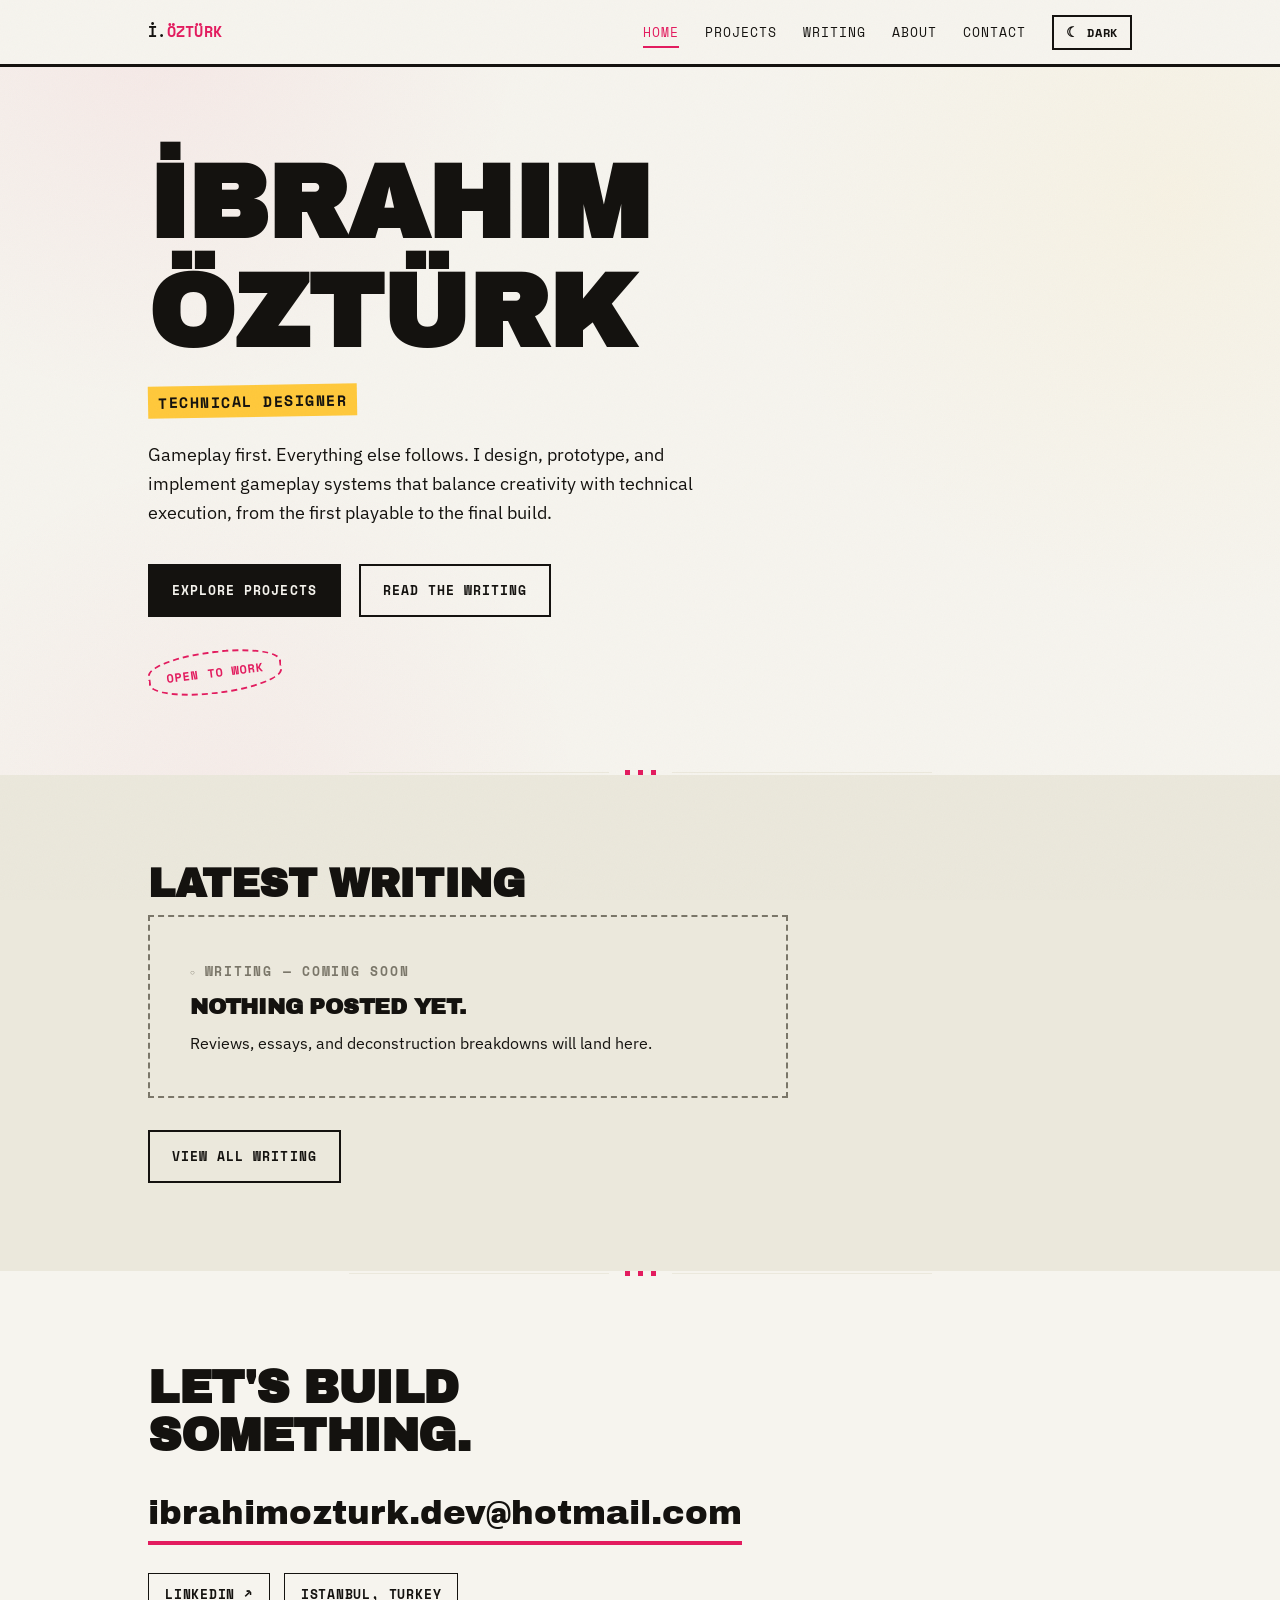
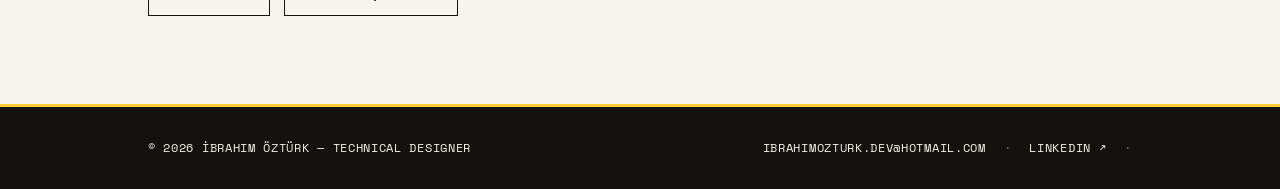
<file: index.html>
<!DOCTYPE html>
<html lang="en">
<head>
<meta charset="UTF-8">
<script>(function(){try{var t=localStorage.getItem("ozturk-portfolio-theme");if(t!=="dark"&&t!=="light"){t=(window.matchMedia&&window.matchMedia("(prefers-color-scheme: dark)").matches)?"dark":"light";}document.documentElement.setAttribute("data-theme",t);}catch(e){document.documentElement.setAttribute("data-theme","light");}})();</script>
<script src="writings-data.js"></script>
<meta name="viewport" content="width=device-width, initial-scale=1.0">
<title>İbrahim Öztürk — Home</title>
<meta name="description" content="Portfolio and CV of İbrahim Öztürk, Game Designer &amp; Director. Seven years across indie, international, and AAA-scale productions.">
<meta property="og:title" content="İbrahim Öztürk — Game Designer &amp; Director">
<meta property="og:description" content="Portfolio, CV, and writing — game design, development, and direction.">

<link rel="preconnect" href="https://fonts.googleapis.com">
<link rel="preconnect" href="https://fonts.gstatic.com" crossorigin>
<link href="https://fonts.googleapis.com/css2?family=Archivo+Black&family=IBM+Plex+Sans:wght@400;500;600;700&family=Space+Mono:wght@400;700&display=swap" rel="stylesheet">
<link rel="stylesheet" href="styles.css">
</head>
<body>
<a href="#main" class="skip-link">Skip to content</a>

<header class="nav">
  <div class="container">
    <a href="index.html" class="brand">İ.<span>ÖZTÜRK</span></a>
    <div class="nav-right">
      <ul>
        <li><a class="navlink active" href="index.html" aria-current="page">Home</a></li>
        <li><a class="navlink" href="projects.html">Projects</a></li>
        <li><a class="navlink" href="writing.html">Writing</a></li>
        <li><a class="navlink" href="about.html">About</a></li>
        <li><a class="navlink" href="contact.html">Contact</a></li>
      </ul>
      <button id="theme-toggle" class="theme-toggle" type="button" aria-pressed="false" aria-label="Toggle dark mode">
        <span class="theme-toggle-icon" aria-hidden="true">☾</span><span class="theme-toggle-label">Dark</span>
      </button>
    </div>
  </div>
</header>

<main id="main">

  <section class="hero" id="top">
    <div class="container">
      <h1>İbrahim<br>Öztürk</h1>
      <span class="subtitle">Technical Designer</span>
      <p class="bio">Gameplay first. Everything else follows.

I design, prototype, and implement gameplay systems that balance creativity with technical execution, from the first playable to the final build.</p>
      <div class="cta-row">
        <a href="projects.html" class="btn primary">Explore projects</a>
        <a href="writing.html" class="btn">Read the writing</a>
      </div>
      <div class="stamp">Open to work</div>
    </div>
  </section>

  <div class="section-break" aria-hidden="true"><span class="rule"></span><span class="marks"><i></i><i></i><i></i></span><span class="rule"></span></div>

  <section class="writing-preview section-alt">
    <div class="container">
      <h2 style="font-size:clamp(28px,4.5vw,40px); margin-bottom:10px;">Latest Writing</h2>
      <div id="writing-preview"></div>
      <div style="margin-top:32px;">
        <a href="writing.html" class="btn">View all writing</a>
      </div>
    </div>
  </section>

  <div class="section-break" aria-hidden="true"><span class="rule"></span><span class="marks"><i></i><i></i><i></i></span><span class="rule"></span></div>

  <section class="contact" id="contact">
    <div class="container">
      <h2>Let's build<br>something.</h2>
      <a class="contact-email" href="mailto:ibrahimozturk.dev@hotmail.com">ibrahimozturk.dev@hotmail.com</a>
      <div class="contact-links">
        <a href="https://linkedin.com/in/ozturkibrahim/" target="_blank" rel="noopener">LinkedIn ↗</a>
      <!--  <a href="https://medium.com/@ibrahimozturk.dev" target="_blank" rel="noopener">Medium ↗</a> -->
        <span class="taglike">Istanbul, Turkey</span>
      </div>
    </div>
  </section>

</main>

<footer>
  <div class="container">
    <span>© 2026 İbrahim Öztürk — Technical Designer</span>
    <div class="footer-links">
      <a href="mailto:ibrahimozturk.dev@hotmail.com">ibrahimozturk.dev@hotmail.com</a>
      <span aria-hidden="true">·</span>
      <a href="https://linkedin.com/in/ozturkibrahim/" target="_blank" rel="noopener">LinkedIn ↗</a>
      <span aria-hidden="true">·</span>
     <!-- <a href="https://medium.com/@ibrahimozturk.dev" target="_blank" rel="noopener">Medium ↗</a> -->
    </div>
  </div>
</footer>

<script src="site.js"></script>
<script>renderWritingPreview('writing-preview', 3);</script>
</body>
</html>
</file>
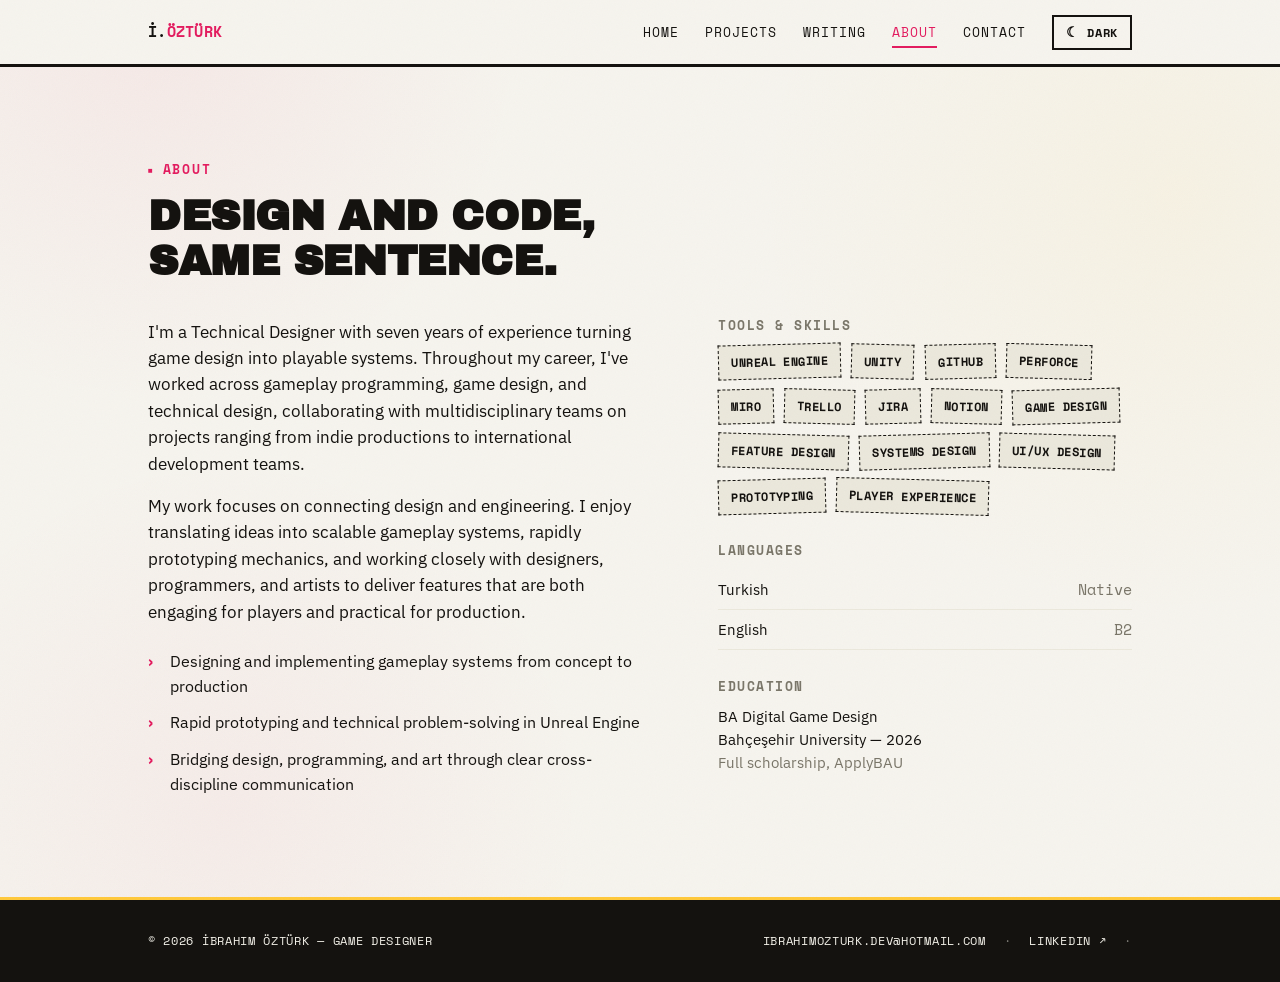
<file: about.html>
<!DOCTYPE html>
<html lang="en">
<head>
<meta charset="UTF-8">
<script>(function(){try{var t=localStorage.getItem("ozturk-portfolio-theme");if(t!=="dark"&&t!=="light"){t=(window.matchMedia&&window.matchMedia("(prefers-color-scheme: dark)").matches)?"dark":"light";}document.documentElement.setAttribute("data-theme",t);}catch(e){document.documentElement.setAttribute("data-theme","light");}})();</script>
<script src="writings-data.js"></script>
<meta name="viewport" content="width=device-width, initial-scale=1.0">
<title>About — İbrahim Öztürk</title>
<meta name="description" content="About İbrahim Öztürk — Game Designer & Director. Background, skills, and education.">

<link rel="preconnect" href="https://fonts.googleapis.com">
<link rel="preconnect" href="https://fonts.gstatic.com" crossorigin>
<link href="https://fonts.googleapis.com/css2?family=Archivo+Black&family=IBM+Plex+Sans:wght@400;500;600;700&family=Space+Mono:wght@400;700&display=swap" rel="stylesheet">
<link rel="stylesheet" href="styles.css">
</head>
<body>
<a href="#main" class="skip-link">Skip to content</a>

<header class="nav">
  <div class="container">
    <a href="index.html" class="brand">İ.<span>ÖZTÜRK</span></a>
    <div class="nav-right">
      <ul>
        <li><a class="navlink" href="index.html">Home</a></li>
        <li><a class="navlink" href="projects.html">Projects</a></li>
        <li><a class="navlink" href="writing.html">Writing</a></li>
        <li><a class="navlink active" href="about.html" aria-current="page">About</a></li>
        <li><a class="navlink" href="contact.html">Contact</a></li>
      </ul>
      <button id="theme-toggle" class="theme-toggle" type="button" aria-pressed="false" aria-label="Toggle dark mode">
        <span class="theme-toggle-icon" aria-hidden="true">☾</span><span class="theme-toggle-label">Dark</span>
      </button>
    </div>
  </div>
</header>

<main id="main">
  <section class="about" id="about">
    <div class="container">
      <div class="eyebrow">About</div>
      <h2 class="about-heading">Design and code, same sentence.</h2>
      <div class="about-grid">
        <div class="about-main">
          <p>I'm a Technical Designer with seven years of experience turning game design into playable systems. Throughout my career, I've worked across gameplay programming, game design, and technical design, collaborating with multidisciplinary teams on projects ranging from indie productions to international development teams.</p>
          <p>My work focuses on connecting design and engineering. I enjoy translating ideas into scalable gameplay systems, rapidly prototyping mechanics, and working closely with designers, programmers, and artists to deliver features that are both engaging for players and practical for production.</p>
          <ul class="highlights">
            <li>Designing and implementing gameplay systems from concept to production</li>
            <li>Rapid prototyping and technical problem-solving in Unreal Engine</li>
            <li>Bridging design, programming, and art through clear cross-discipline communication</li>
          </ul>
        </div>
        <div class="about-side">
        <div class="block">
          <h3>Tools &amp; Skills</h3>
          <div class="patches">
            <span class="patch">Unreal Engine</span>
            <span class="patch">Unity</span>
            <span class="patch">GitHub</span>
            <span class="patch">Perforce</span>
            <span class="patch">Miro</span>
            <span class="patch">Trello</span>
            <span class="patch">Jira</span>
            <span class="patch">Notion</span>
            <span class="patch">Game Design</span>
            <span class="patch">Feature Design</span>
            <span class="patch">Systems Design</span>
            <span class="patch">UI/UX Design</span>
            <span class="patch">Prototyping</span>
            <span class="patch">Player Experience</span>
          </div>
        </div>
        <div class="block">
          <h3>Languages</h3>
          <div class="lang-row"><span>Turkish</span><span>Native</span></div>
          <div class="lang-row"><span>English</span><span>B2</span></div>
        </div>
        <div class="block">
          <h3>Education</h3>
          <p style="font-size:14.5px;">BA Digital Game Design<br>Bahçeşehir University — 2026<br><span style="color:var(--muted);">Full scholarship, ApplyBAU</span></p>
        </div>
        </div>
      </div>
    </div>
  </section>
</main>

<footer>
  <div class="container">
    <span>© 2026 İbrahim Öztürk — Game Designer</span>
    <div class="footer-links">
      <a href="mailto:ibrahimozturk.dev@hotmail.com">ibrahimozturk.dev@hotmail.com</a>
      <span aria-hidden="true">·</span>
      <a href="https://linkedin.com/in/ozturkibrahim/" target="_blank" rel="noopener">LinkedIn ↗</a>
      <span aria-hidden="true">·</span>
     <!-- <a href="https://medium.com/@ibrahimozturk.dev" target="_blank" rel="noopener">Medium ↗</a> -->
    </div>
  </div>
</footer>

<script src="site.js"></script>
</body>
</html>
</file>
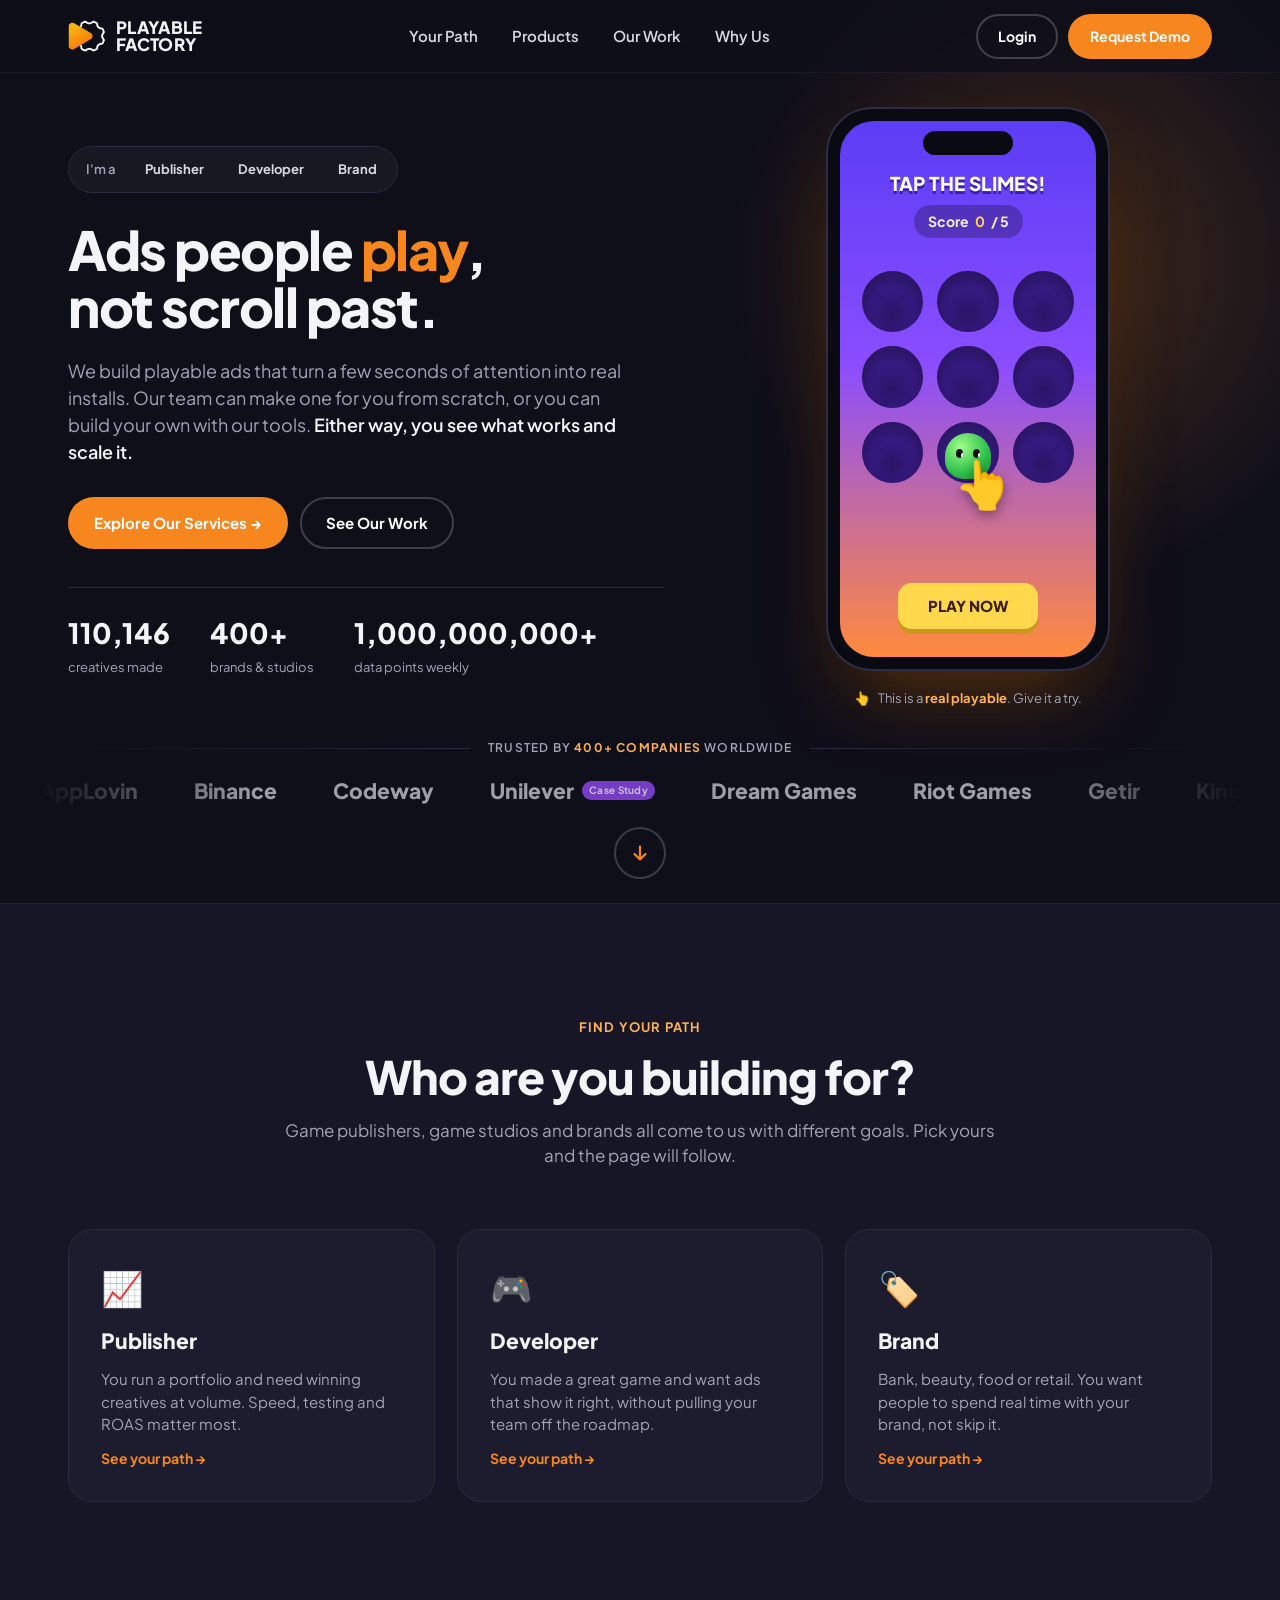
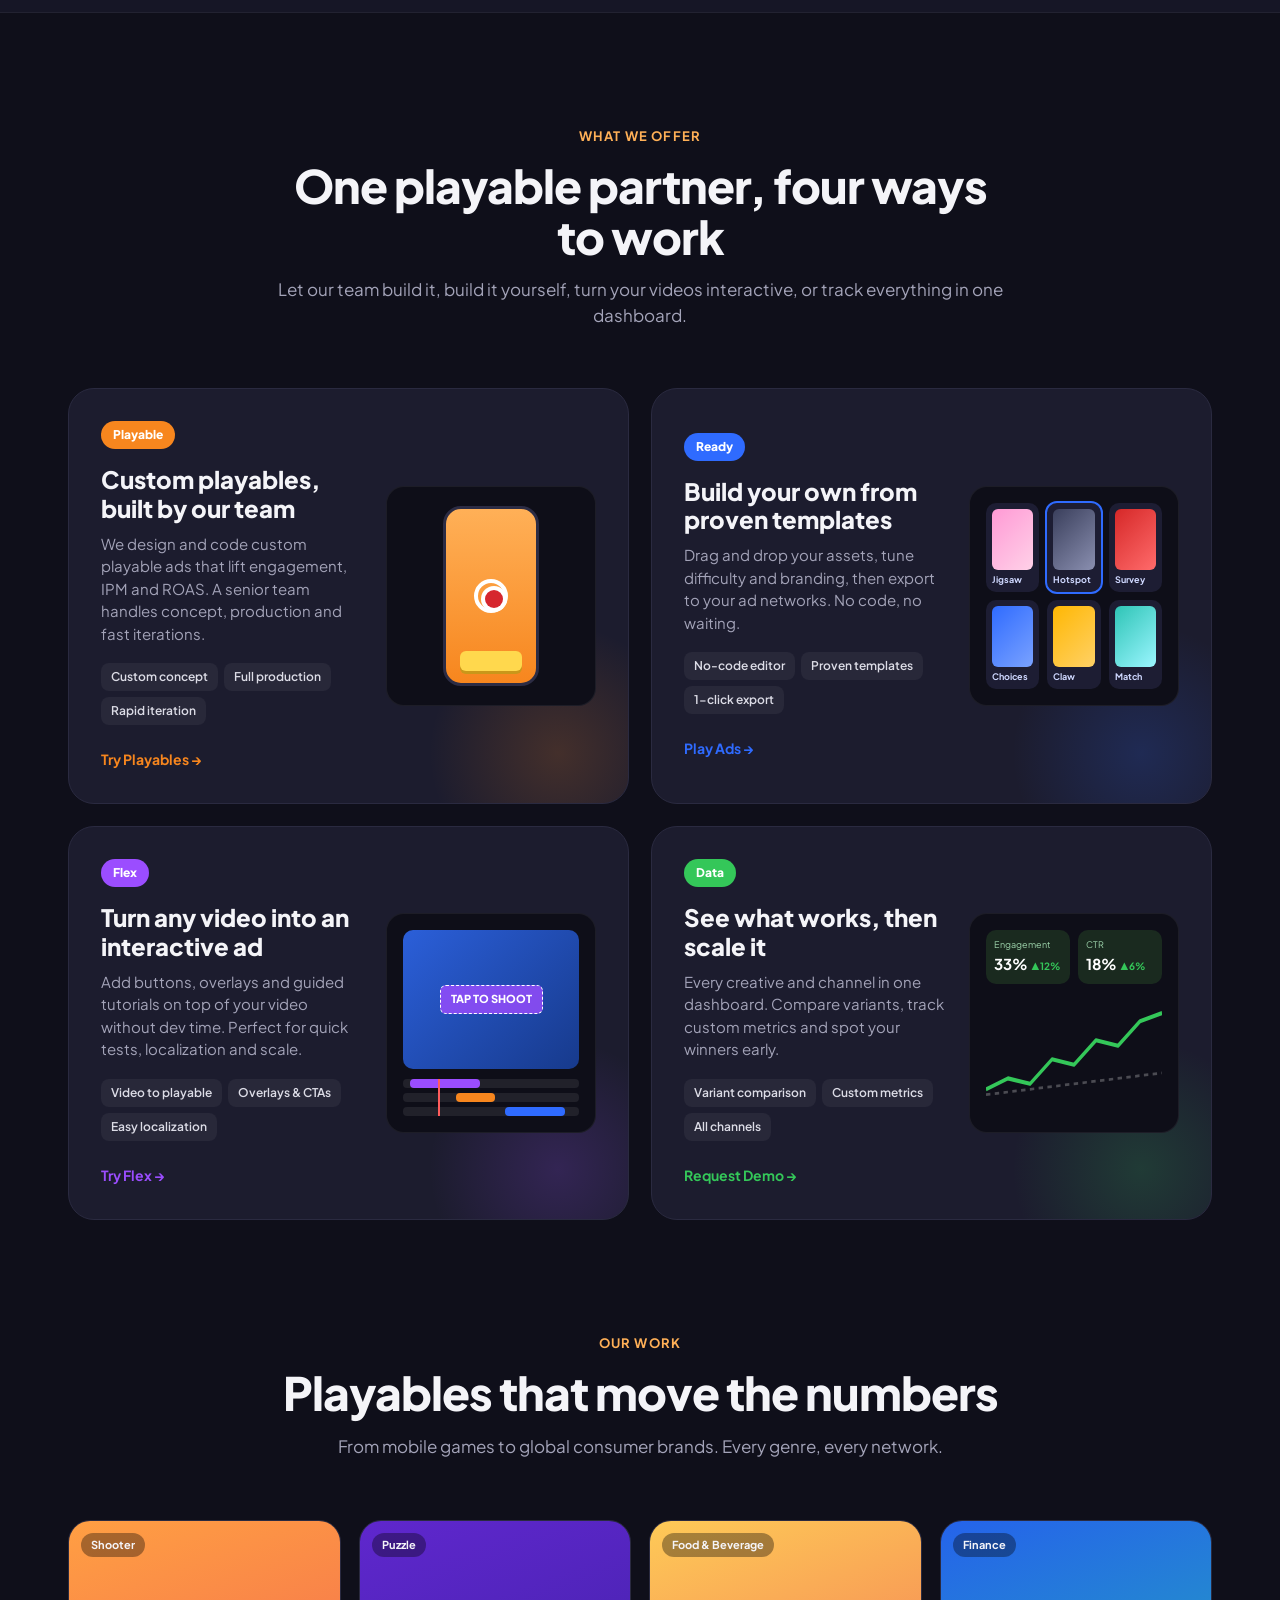
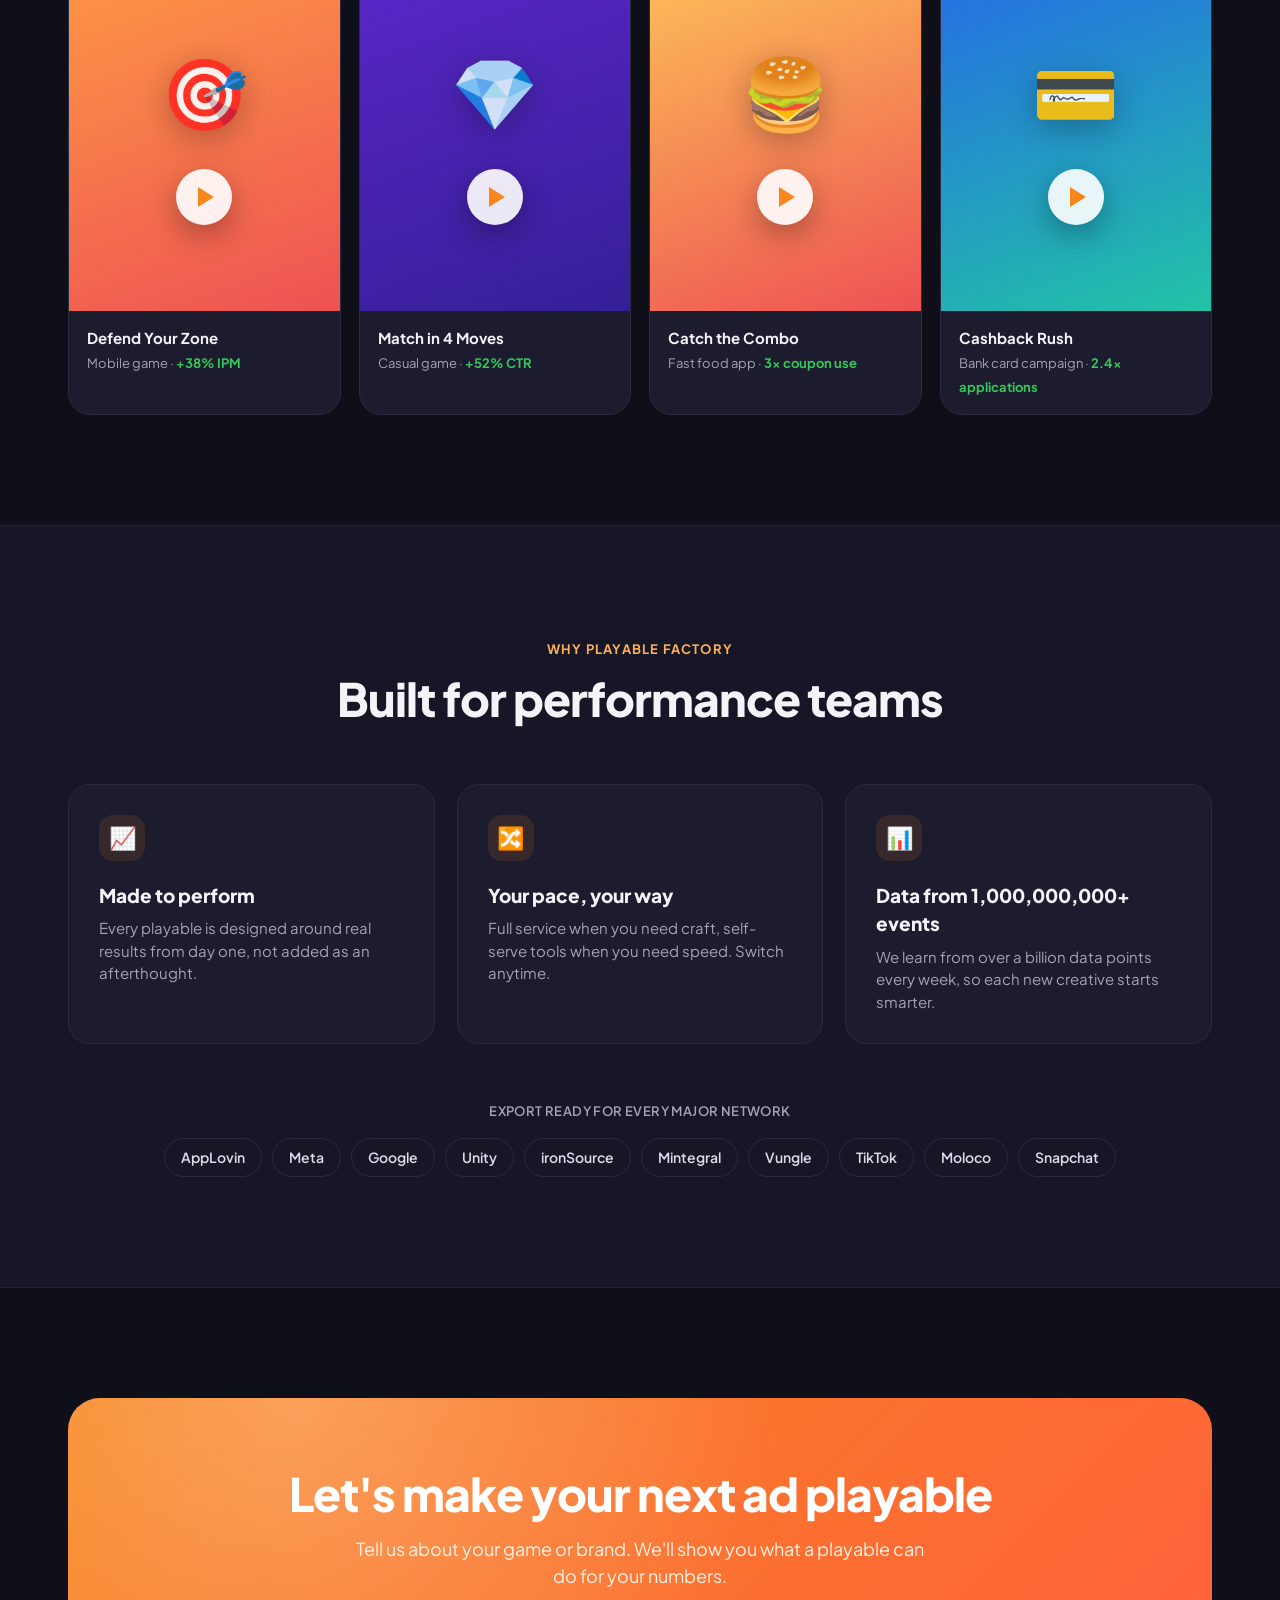
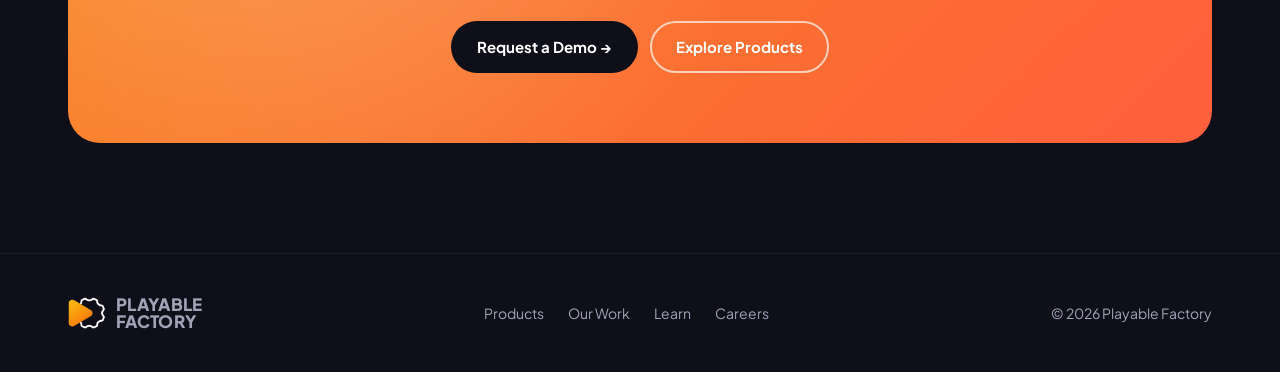
<file: case.html>
<!DOCTYPE html>
<html lang="en">
<head>
<meta charset="UTF-8">
<meta name="viewport" content="width=device-width, initial-scale=1.0">
<title>Playable Factory | Playable ads that perform</title>
<meta name="robots" content="noindex, nofollow">
<link rel="icon" href="[data-uri]">
<link rel="preconnect" href="https://fonts.googleapis.com">
<link href="https://fonts.googleapis.com/css2?family=Plus+Jakarta+Sans:wght@400;500;600;700;800&display=swap" rel="stylesheet">
<style>
:root{
  --bg:#0f0f1a; --bg2:#161626; --card:#1c1c2e; --line:#2a2a40;
  --text:#f4f4f8; --muted:#a3a3b8;
  --orange:#f7861e; --orange2:#ffb057;
  --blue:#2f6bff; --purple:#9b4dff; --green:#34c759;
}
*{box-sizing:border-box;margin:0;padding:0}
html{scroll-behavior:smooth}
body{font-family:"Plus Jakarta Sans",system-ui,sans-serif;background:var(--bg);color:var(--text);line-height:1.5;-webkit-font-smoothing:antialiased;overflow-x:hidden}
a{color:inherit;text-decoration:none}
button{font:inherit;color:inherit;background:none;border:0;cursor:pointer}
.wrap{max-width:1200px;margin:0 auto;padding:0 28px}
.btn{display:inline-flex;align-items:center;gap:8px;padding:13px 24px;border-radius:999px;font-weight:700;font-size:15px;transition:transform .15s,background .15s,border-color .15s;cursor:pointer;border:2px solid transparent}
.btn:hover{transform:translateY(-2px)}
.btn-primary{background:var(--orange);color:#fff}
.btn-primary:hover{background:#ff9535}
.btn-ghost{border-color:#ffffff33;color:#fff}
.btn-ghost:hover{border-color:#fff}
.swap{transition:opacity .25s ease}
.swap.out{opacity:0}

/* NAV */
nav{position:sticky;top:0;z-index:50;background:rgba(15,15,26,.82);backdrop-filter:blur(12px);border-bottom:1px solid #ffffff0d}
nav .wrap{display:flex;align-items:center;justify-content:space-between;height:72px}
.logo{display:flex;align-items:center;gap:10px;font-weight:800;font-size:17px;line-height:1;letter-spacing:.3px}
.logo img{width:38px;height:38px;display:block}
.nav-links{display:flex;gap:34px;font-weight:600;font-size:15px;color:#d8d8e4}
.nav-links a:hover{color:var(--orange)}
.nav-cta{display:flex;gap:10px}
.nav-cta .btn{padding:10px 20px;font-size:14px}

/* FOLD + HERO */
.fold{min-height:calc(100vh - 72px);min-height:calc(100svh - 72px);display:flex;flex-direction:column;position:relative}
.hero{position:relative;padding:36px 0 16px;flex:1;display:flex;align-items:center}
.hero > .wrap{width:100%}
.hero::before{content:"";position:absolute;width:700px;height:700px;right:-120px;top:-160px;background:radial-gradient(circle,rgba(247,134,30,.22),transparent 65%);pointer-events:none}
.hero .wrap{display:grid;grid-template-columns:1.1fr .9fr;gap:60px;align-items:center;position:relative}

.who{display:inline-flex;align-items:center;gap:4px;padding:5px;border-radius:999px;background:#ffffff0a;border:1px solid var(--line);margin-bottom:28px;flex-wrap:wrap}
.who > span{font-size:13px;font-weight:600;color:var(--muted);padding:0 10px 0 12px}
.who button{font-size:13px;font-weight:700;padding:8px 15px;border-radius:999px;color:#d8d8e4;transition:background .2s,color .2s}
.who button:hover{color:#fff;background:#ffffff10}
.who button.on{background:var(--orange);color:#fff}

h1{font-size:clamp(36px,4.2vw,54px);line-height:1.06;font-weight:800;letter-spacing:-1.5px}
h1 em{font-style:normal;color:var(--orange)}
.hero p.lead{font-size:18px;color:var(--muted);margin:22px 0 32px;max-width:560px}
.hero p.lead b{color:var(--text);font-weight:600}
.hero-ctas{display:flex;gap:12px;flex-wrap:wrap}
.hero-stats{display:flex;gap:40px;margin-top:38px;padding-top:24px;border-top:1px solid var(--line)}
.hero-stats div b{display:block;font-size:28px;font-weight:800}
.hero-stats div span{font-size:13px;color:var(--muted)}

/* PHONE + MINI PLAYABLE */
.phone-col{display:flex;flex-direction:column;align-items:center;gap:14px}
.phone{height:clamp(430px,calc(100vh - 340px),560px);aspect-ratio:1/2;border-radius:44px;background:#0a0a12;padding:12px;box-shadow:0 0 0 2px #2c2c44,0 40px 80px -20px rgba(247,134,30,.35),0 30px 60px rgba(0,0,0,.5);position:relative}
.phone::before{content:"";position:absolute;top:22px;left:50%;transform:translateX(-50%);width:90px;height:24px;background:#0a0a12;border-radius:20px;z-index:5}
.screen{width:100%;height:100%;border-radius:34px;overflow:hidden;position:relative;background:var(--sbg);user-select:none;transition:background .4s}
.pg-top{position:absolute;top:52px;left:0;right:0;text-align:center;z-index:3;padding:0 14px}
.pg-title{font-weight:800;font-size:19px;color:#fff;text-shadow:0 3px 0 var(--sh);letter-spacing:.4px;line-height:1.15}
.pg-score{display:inline-flex;gap:6px;margin-top:10px;background:#00000040;padding:6px 14px;border-radius:999px;font-weight:700;font-size:14px}
.pg-score i{font-style:normal;color:#ffd84d}
.board{position:absolute;left:22px;right:22px;top:150px;display:grid;grid-template-columns:repeat(3,1fr);gap:14px}
.hole{aspect-ratio:1;border-radius:50%;background:var(--hole);box-shadow:inset 0 8px 14px rgba(0,0,0,.45);position:relative;overflow:hidden;cursor:pointer}
.mob{position:absolute;left:12%;right:12%;bottom:-100%;aspect-ratio:1;border-radius:50% 50% 40% 40%;background:radial-gradient(circle at 35% 30%,#9dff8a,#2fbf4a 60%,#1c8a33);transition:bottom .18s ease-out,transform .1s;display:grid;place-items:center}
.mob.slime::before,.mob.slime::after{content:"";position:absolute;top:34%;width:16%;height:20%;background:#fff;border-radius:50%;box-shadow:inset 3px 2px 0 2px #111}
.mob.slime::before{left:24%}.mob.slime::after{right:24%}
.mob.emo{background:none;font-size:34px;line-height:1}
.hole.up .mob{bottom:6%}
.hole.hit .mob{transform:scale(.75)}
.hole.hit .mob.slime{background:radial-gradient(circle at 35% 30%,#fff1a8,#ffb84d)}
.pop{position:absolute;font-weight:800;color:#ffd84d;font-size:18px;pointer-events:none;animation:pop .6s forwards;z-index:4;text-shadow:0 2px 0 #7a3b00}
@keyframes pop{to{transform:translateY(-36px);opacity:0}}
.hand{position:absolute;width:54px;height:54px;z-index:6;pointer-events:none;transition:left .5s,top .5s,opacity .2s;font-size:46px;filter:drop-shadow(0 4px 6px rgba(0,0,0,.4))}
.hand.tap{animation:tap .5s ease-in-out}
@keyframes tap{50%{transform:scale(.8)}}
.pg-cta{position:absolute;bottom:28px;left:50%;transform:translateX(-50%);background:#ffd84d;color:#3a1f00;font-weight:800;padding:12px 30px;border-radius:14px;box-shadow:0 5px 0 #c9971a;font-size:15px;animation:pulse 1.4s infinite;z-index:3;white-space:nowrap}
@keyframes pulse{50%{transform:translateX(-50%) scale(1.06)}}
.endcard{position:absolute;inset:0;background:rgba(15,10,35,.9);backdrop-filter:blur(4px);display:flex;flex-direction:column;align-items:center;justify-content:center;gap:12px;opacity:0;pointer-events:none;transition:opacity .3s;z-index:7;text-align:center;padding:30px}
.endcard.show{opacity:1;pointer-events:auto}
.endcard .icon{width:76px;height:76px;border-radius:20px;background:var(--sbg);display:grid;place-items:center;font-size:38px;box-shadow:0 10px 30px rgba(0,0,0,.4)}
.endcard h4{font-size:21px;font-weight:800;line-height:1.2}
.endcard p{font-size:13px;color:#d6d0f0}
.endcard .stars{color:#ffd84d;font-size:15px;letter-spacing:2px}
.endcard .install{background:var(--green);color:#fff;font-weight:800;padding:13px 36px;border-radius:14px;box-shadow:0 5px 0 #1f8a3a;margin-top:6px}
.endcard .replay{font-size:13px;color:#d6d0f0;text-decoration:underline;cursor:pointer;margin-top:4px}
.phone-note{position:relative;z-index:2;font-size:13px;color:var(--muted);display:flex;align-items:center;gap:8px;min-height:32px}
.phone-note b{color:var(--orange2)}
.ind{display:flex;gap:6px;align-items:center;flex-wrap:wrap;justify-content:center}
.ind small{font-size:12px;color:var(--muted);margin-right:2px}
.ind button{font-size:12px;font-weight:700;padding:6px 12px;border-radius:999px;border:1px solid var(--line);color:#d8d8e4;transition:all .2s}
.ind button:hover{border-color:#fff}
.ind button.on{background:#fff;color:#111;border-color:#fff}

/* LOGO BAND */
.band{padding:8px 0 16px;max-width:1200px;width:100%;margin:0 auto}
.band-label{display:flex;align-items:center;gap:18px;font-size:12px;color:var(--muted);margin:0 28px 18px;font-weight:600;letter-spacing:1.2px;text-transform:uppercase;white-space:nowrap}
.band-label b{color:var(--orange2)}
.band-label::before,.band-label::after{content:"";flex:1;height:1px;background:linear-gradient(90deg,transparent,var(--line))}
.band-label::after{background:linear-gradient(90deg,var(--line),transparent)}
.marquee{overflow:hidden;-webkit-mask-image:linear-gradient(90deg,transparent,#000 18%,#000 82%,transparent);mask-image:linear-gradient(90deg,transparent,#000 18%,#000 82%,transparent)}
.track{display:flex;gap:56px;align-items:center;width:max-content;animation:scroll 40s linear infinite}
.marquee:hover .track{animation-play-state:paused}
@keyframes scroll{to{transform:translateX(-50%)}}
.brand{font-size:21px;font-weight:800;color:#cfcfdc;white-space:nowrap;opacity:.75;transition:opacity .2s,color .2s;display:flex;align-items:center;gap:8px}
.brand:hover{opacity:1;color:#fff}
.brand small{font-size:10px;font-weight:700;background:var(--purple);color:#fff;padding:2px 7px;border-radius:999px;letter-spacing:.3px}
.scroll-btn{align-self:center;margin:4px 0 24px;width:52px;height:52px;border-radius:50%;border:2px solid #ffffff30;display:grid;place-items:center;animation:bob 1.8s ease-in-out infinite;transition:border-color .2s,background .2s}
.scroll-btn:hover{border-color:var(--orange);background:#f7861e1a}
.scroll-btn svg{width:22px;height:22px;stroke:var(--orange);fill:none;stroke-width:2.4;stroke-linecap:round;stroke-linejoin:round}
@keyframes bob{50%{transform:translateY(8px)}}

/* SECTIONS */
section{padding:110px 0}
.sec-head{text-align:center;max-width:740px;margin:0 auto 60px}
.sec-head .tag{display:inline-block;font-size:13px;font-weight:700;color:var(--orange2);letter-spacing:1.2px;text-transform:uppercase;margin-bottom:14px}
h2{font-size:clamp(32px,3.8vw,46px);font-weight:800;letter-spacing:-1px;line-height:1.1}
.sec-head p{color:var(--muted);font-size:17px;margin-top:16px}

/* JOURNEY */
.journey{background:var(--bg2);border-top:1px solid #ffffff0d;border-bottom:1px solid #ffffff0d}
.paths{display:grid;grid-template-columns:repeat(3,1fr);gap:22px}
.path{text-align:left;padding:32px;border-radius:24px;background:var(--card);border:1px solid var(--line);transition:transform .2s,border-color .2s;display:flex;flex-direction:column;gap:12px}
.path:hover{transform:translateY(-4px);border-color:var(--orange)}
.path .em{font-size:34px}
.path h4{font-size:21px;font-weight:800}
.path p{color:var(--muted);font-size:15px;flex:1}
.path .go{font-weight:700;color:var(--orange);font-size:14px}
.steps{display:grid;gap:18px;max-width:900px;margin:0 auto}
.step{display:grid;grid-template-columns:64px 1fr;gap:24px;padding:28px 30px;border-radius:22px;background:var(--card);border:1px solid var(--line);position:relative}
.step .n{width:56px;height:56px;border-radius:16px;background:#f7861e1f;color:var(--orange);font-weight:800;font-size:20px;display:grid;place-items:center}
.step h4{font-size:20px;font-weight:800;margin-bottom:6px}
.step p{color:var(--muted);font-size:15px}
.step .idea{margin-top:14px;padding:14px 16px;border-radius:14px;background:#f7861e12;border:1px dashed #f7861e60;color:#f0e4d8;font-size:14px}
.step .idea b{color:var(--orange2)}
.step .chips{display:flex;flex-wrap:wrap;gap:8px;margin-top:14px}
.step .chips span{font-size:13px;font-weight:600;padding:6px 12px;border-radius:999px;background:#ffffff0d;color:#dcdce6}
.step .ind{justify-content:flex-start;margin-top:14px}

/* PRODUCTS */
.products{display:grid;grid-template-columns:repeat(2,1fr);gap:22px}
.prod{background:var(--card);border:1px solid var(--line);border-radius:26px;padding:32px;display:grid;grid-template-columns:1fr 210px;gap:24px;align-items:center;position:relative;overflow:hidden;transition:transform .2s,border-color .2s}
.prod:hover{transform:translateY(-4px);border-color:var(--c)}
.prod.rec{border-color:var(--c)}
.prod::after{content:"";position:absolute;width:260px;height:260px;right:-60px;bottom:-80px;background:radial-gradient(circle,var(--c),transparent 70%);opacity:.18;pointer-events:none}
.prod .pill{display:inline-block;font-size:12px;font-weight:800;color:#fff;background:var(--c);padding:5px 12px;border-radius:999px;margin-bottom:16px}
.prod .recb{display:none;font-size:12px;font-weight:700;color:var(--c);margin-left:8px}
.prod.rec .recb{display:inline}
.prod h3{font-size:24px;font-weight:800;margin-bottom:10px;line-height:1.2}
.prod p{color:var(--muted);font-size:15px;margin-bottom:18px}
.prod ul{list-style:none;display:flex;flex-wrap:wrap;gap:6px;margin-bottom:22px}
.prod li{font-size:12px;font-weight:600;padding:5px 10px;border-radius:8px;background:#ffffff0d;color:#dcdce6}
.prod .link{font-weight:700;font-size:14px;color:var(--c);display:inline-flex;gap:6px;align-items:center}
.viz{height:220px;border-radius:18px;background:#0e0e18;border:1px solid #ffffff10;position:relative;overflow:hidden;z-index:1}
.v-play{display:grid;place-items:center}
.mini-phone{width:96px;height:180px;border-radius:18px;border:3px solid #2c2c44;background:linear-gradient(180deg,#ffb057,#f7861e);position:relative;overflow:hidden}
.mini-phone .tgt{position:absolute;width:34px;height:34px;border-radius:50%;border:4px solid #fff;left:28px;top:70px;animation:ring 1.6s infinite}
@keyframes ring{0%{transform:scale(.6);opacity:1}100%{transform:scale(1.4);opacity:0}}
.mini-phone .core{position:absolute;width:18px;height:18px;border-radius:50%;background:#d6262e;left:39px;top:81px;box-shadow:0 0 0 4px #fff}
.mini-phone .btnp{position:absolute;bottom:12px;left:14px;right:14px;height:20px;border-radius:6px;background:#ffd84d;box-shadow:0 3px 0 #c9971a}
.v-play .badge{z-index:2;position:absolute;top:14px;left:14px;font-size:11px;font-weight:700;color:var(--orange2);background:#f7861e22;padding:4px 9px;border-radius:6px}
.v-ready{padding:16px;display:grid;grid-template-columns:repeat(3,1fr);gap:8px}
.tpl{border-radius:10px;background:#1d1d33;display:flex;flex-direction:column;justify-content:flex-end;padding:6px;font-size:9px;font-weight:700;color:#cfd8ff;position:relative;overflow:hidden}
.tpl::before{content:"";position:absolute;inset:6px 6px 22px;border-radius:6px;background:var(--g)}
.tpl.sel{outline:2px solid var(--blue)}
.v-flex{padding:16px;display:flex;flex-direction:column;gap:10px}
.flex-video{flex:1;border-radius:10px;background:linear-gradient(135deg,#2b5fd9,#173a8c);display:grid;place-items:center}
.flex-video span{font-size:11px;font-weight:800;color:#fff;background:#9b4dffcc;padding:5px 10px;border-radius:6px;border:1px dashed #fff}
.tl{display:flex;flex-direction:column;gap:5px;position:relative}
.tl div{height:9px;border-radius:4px;background:#ffffff14;position:relative}
.tl div i{position:absolute;top:0;bottom:0;border-radius:4px;background:var(--purple)}
.playhead{position:absolute;top:0;bottom:0;width:2px;background:#ff5c5c;left:20%;animation:head 4s linear infinite}
@keyframes head{to{left:95%}}
.v-data{padding:16px;display:flex;flex-direction:column;gap:10px}
.kpis{display:flex;gap:8px}
.kpi{flex:1;background:#1a2a1f;border-radius:10px;padding:8px}
.kpi small{font-size:9px;color:#9fd6ad;display:block}
.kpi b{font-size:15px;color:#fff}
.kpi em{font-style:normal;font-size:10px;color:var(--green);font-weight:700}
.v-data svg{flex:1;width:100%}

/* SHOWCASE */
.show-grid{display:grid;grid-template-columns:repeat(4,1fr);gap:18px}
.case{border-radius:22px;overflow:hidden;background:var(--card);border:1px solid var(--line);transition:transform .2s}
.case:hover{transform:translateY(-4px)}
.case .art{aspect-ratio:9/13;position:relative;display:grid;place-items:center;background:var(--g)}
.case .art .big{position:absolute;font-size:70px;opacity:.9;top:30%;filter:drop-shadow(0 8px 16px rgba(0,0,0,.3))}
.case .art .play{width:56px;height:56px;border-radius:50%;background:#ffffffe6;display:grid;place-items:center;box-shadow:0 10px 30px rgba(0,0,0,.3);position:absolute;bottom:22%}
.case .art .play::after{content:"";border-left:16px solid var(--orange);border-top:10px solid transparent;border-bottom:10px solid transparent;margin-left:4px}
.case .art .genre{position:absolute;top:12px;left:12px;font-size:11px;font-weight:700;background:#00000059;padding:4px 10px;border-radius:999px}
.case .meta{padding:16px 18px}
.case .meta b{display:block;font-size:15px}
.case .meta span{font-size:13px;color:var(--muted)}
.case .meta .up{color:var(--green);font-weight:700}

/* WHY */
.why{background:var(--bg2);border-top:1px solid #ffffff0d;border-bottom:1px solid #ffffff0d}
.why-grid{display:grid;grid-template-columns:repeat(3,1fr);gap:22px}
.why-card{padding:30px;border-radius:22px;background:var(--card);border:1px solid var(--line)}
.why-card .ic{width:46px;height:46px;border-radius:14px;background:#f7861e1f;display:grid;place-items:center;margin-bottom:20px;font-size:22px}
.why-card h4{font-size:19px;font-weight:800;margin-bottom:8px}
.why-card p{color:var(--muted);font-size:15px}
.nets{margin-top:54px;text-align:center}
.nets small{font-size:13px;color:var(--muted);font-weight:600;letter-spacing:.4px}
.nets div{display:flex;flex-wrap:wrap;justify-content:center;gap:10px;margin-top:16px}
.nets span{font-size:14px;font-weight:600;padding:8px 16px;border-radius:999px;border:1px solid var(--line);color:#dcdce6}

/* CTA */
.cta-box{border-radius:32px;padding:70px 40px;text-align:center;background:linear-gradient(135deg,#f7861e,#ff5f3d);position:relative;overflow:hidden}
.cta-box::before{content:"";position:absolute;inset:0;background:radial-gradient(circle at 20% 0%,rgba(255,255,255,.25),transparent 50%)}
.cta-box h2{position:relative;color:#fff}
.cta-box p{position:relative;font-size:18px;margin:16px auto 32px;max-width:580px;color:#fff1e3}
.cta-box .btns{position:relative;display:flex;gap:12px;justify-content:center;flex-wrap:wrap}
.cta-box .btn-dark{background:#0f0f1a;color:#fff}
.cta-box .btn-line{border-color:#ffffffaa;color:#fff}

footer{padding:40px 0;border-top:1px solid #ffffff0d;color:var(--muted);font-size:14px}
footer .wrap{display:flex;justify-content:space-between;align-items:center;gap:20px;flex-wrap:wrap}
footer .links{display:flex;gap:24px}
footer a:hover{color:#fff}

@media (max-width:980px){
  .nav-links{display:none}
  .hero .wrap{grid-template-columns:1fr;gap:50px}
  .products,.paths,.why-grid{grid-template-columns:1fr}
  .show-grid{grid-template-columns:repeat(2,1fr)}
}
@media (max-width:560px){
  .prod{grid-template-columns:1fr}
  .hero-stats{gap:22px;flex-wrap:wrap}
  .nav-cta .btn-ghost{display:none}
  .step{grid-template-columns:1fr}
}
</style>
</head>
<body>

<nav>
  <div class="wrap">
    <a href="#" class="logo" data-seg="general"><img src="[data-uri]" alt="Playable Factory"><span>PLAYABLE<br>FACTORY</span></a>
    <div class="nav-links">
      <a href="#journey">Your Path</a>
      <a href="#products">Products</a>
      <a href="#work">Our Work</a>
      <a href="#why">Why Us</a>
    </div>
    <div class="nav-cta">
      <a href="#" class="btn btn-ghost">Login</a>
      <a href="#demo" class="btn btn-primary">Request Demo</a>
    </div>
  </div>
</nav>

<div class="fold">
<header class="hero">
  <div class="wrap">
    <div>
      <div class="who" id="who">
        <span>I'm a</span>
        <button data-seg="publisher">Publisher</button>
        <button data-seg="developer">Developer</button>
        <button data-seg="brand">Brand</button>
      </div>
      <div class="swap" id="heroText">
        <h1 id="h1"></h1>
        <p class="lead" id="lead"></p>
        <div class="hero-ctas">
          <a href="#journey" class="btn btn-primary" id="heroCta"></a>
          <a href="#work" class="btn btn-ghost">See Our Work</a>
        </div>
      </div>
      <div class="hero-stats">
        <div><b>110,146</b><span>creatives made</span></div>
        <div><b>400+</b><span>brands &amp; studios</span></div>
        <div><b>1,000,000,000+</b><span>data points weekly</span></div>
      </div>
    </div>

    <div class="phone-col">
      <div class="phone">
        <div class="screen" id="screen">
          <div class="pg-top">
            <div class="pg-title" id="pgTitle"></div>
            <div class="pg-score">Score <i id="score">0</i> / 5</div>
          </div>
          <div class="board" id="board"></div>
          <div class="hand" id="hand">👆</div>
          <div class="pg-cta" id="pgCta">PLAY NOW</div>
          <div class="endcard" id="endcard">
            <div class="icon" id="ecIcon"></div>
            <h4 id="ecTitle"></h4>
            <div class="stars">★★★★★</div>
            <p id="ecText"></p>
            <div class="install" id="ecBtn"></div>
            <div class="replay" id="replay">Play again</div>
          </div>
        </div>
      </div>
      <div class="phone-note" id="phoneNote"></div>
    </div>
  </div>
</header>

<div class="band">
  <div class="band-label"><span>Trusted by <b>400+ companies</b> worldwide</span></div>
  <div class="marquee"><div class="track" id="track"></div></div>
</div>
<a href="#journey" class="scroll-btn" aria-label="Scroll down"><svg viewBox="0 0 24 24"><path d="M12 5v14M6 13l6 6 6-6"/></svg></a>
</div>

<section id="journey" class="journey">
  <div class="wrap swap" id="journeyBody"></div>
</section>

<section id="products">
  <div class="wrap">
    <div class="sec-head swap" id="prodHead"></div>
    <div class="products" id="products-grid">
      <div class="prod" data-p="playable" style="--c:var(--orange)">
        <div>
          <span class="pill">Playable</span><span class="recb">★ Recommended for you</span>
          <h3>Custom playables, built by our team</h3>
          <p data-desc></p>
          <ul><li>Custom concept</li><li>Full production</li><li>Rapid iteration</li></ul>
          <a href="#demo" class="link">Try Playables →</a>
        </div>
        <div class="viz v-play"><div class="mini-phone"><div class="tgt"></div><div class="core"></div><div class="btnp"></div></div></div>
      </div>
      <div class="prod" data-p="ready" style="--c:var(--blue)">
        <div>
          <span class="pill">Ready</span><span class="recb">★ Recommended for you</span>
          <h3>Build your own from proven templates</h3>
          <p data-desc></p>
          <ul><li>No-code editor</li><li>Proven templates</li><li>1-click export</li></ul>
          <a href="#demo" class="link">Play Ads →</a>
        </div>
        <div class="viz v-ready">
          <div class="tpl" style="--g:linear-gradient(135deg,#ff9ad5,#ffd1e8)">Jigsaw</div>
          <div class="tpl sel" style="--g:linear-gradient(135deg,#3a3f5c,#8a8fb0)">Hotspot</div>
          <div class="tpl" style="--g:linear-gradient(135deg,#d62828,#ff6b6b)">Survey</div>
          <div class="tpl" style="--g:linear-gradient(135deg,#2f6bff,#7aa2ff)">Choices</div>
          <div class="tpl" style="--g:linear-gradient(135deg,#ffb703,#ffd166)">Claw</div>
          <div class="tpl" style="--g:linear-gradient(135deg,#2ec4b6,#9bf6ff)">Match</div>
        </div>
      </div>
      <div class="prod" data-p="flex" style="--c:var(--purple)">
        <div>
          <span class="pill">Flex</span><span class="recb">★ Recommended for you</span>
          <h3>Turn any video into an interactive ad</h3>
          <p data-desc></p>
          <ul><li>Video to playable</li><li>Overlays &amp; CTAs</li><li>Easy localization</li></ul>
          <a href="#demo" class="link">Try Flex →</a>
        </div>
        <div class="viz v-flex">
          <div class="flex-video"><span>TAP TO SHOOT</span></div>
          <div class="tl"><div><i style="left:4%;width:40%"></i></div><div><i style="left:30%;width:22%;background:#f7861e"></i></div><div><i style="left:58%;width:34%;background:#2f6bff"></i></div><span class="playhead"></span></div>
        </div>
      </div>
      <div class="prod" data-p="data" style="--c:var(--green)">
        <div>
          <span class="pill">Data</span><span class="recb">★ Recommended for you</span>
          <h3>See what works, then scale it</h3>
          <p data-desc></p>
          <ul><li>Variant comparison</li><li>Custom metrics</li><li>All channels</li></ul>
          <a href="#demo" class="link">Request Demo →</a>
        </div>
        <div class="viz v-data">
          <div class="kpis"><div class="kpi"><small>Engagement</small><b>33%</b> <em>▲12%</em></div><div class="kpi"><small>CTR</small><b>18%</b> <em>▲6%</em></div></div>
          <svg viewBox="0 0 200 90" preserveAspectRatio="none"><polyline points="0,70 25,62 50,66 75,48 100,52 125,34 150,38 175,20 200,14" fill="none" stroke="#34c759" stroke-width="3" stroke-linejoin="round"/><polyline points="0,74 25,72 50,70 75,68 100,66 125,64 150,62 175,60 200,58" fill="none" stroke="#ffffff40" stroke-width="2" stroke-dasharray="5 5"/></svg>
        </div>
      </div>
    </div>
  </div>
</section>

<section id="work" style="padding-top:0">
  <div class="wrap">
    <div class="sec-head swap" id="workHead"></div>
    <div class="show-grid swap" id="cases"></div>
  </div>
</section>

<section id="why" class="why">
  <div class="wrap">
    <div class="sec-head swap" id="whyHead"></div>
    <div class="why-grid swap" id="whyGrid"></div>
    <div class="nets">
      <small>EXPORT READY FOR EVERY MAJOR NETWORK</small>
      <div><span>AppLovin</span><span>Meta</span><span>Google</span><span>Unity</span><span>ironSource</span><span>Mintegral</span><span>Vungle</span><span>TikTok</span><span>Moloco</span><span>Snapchat</span></div>
    </div>
  </div>
</section>

<section id="demo">
  <div class="wrap">
    <div class="cta-box swap" id="ctaBox"></div>
  </div>
</section>

<footer>
  <div class="wrap">
    <a href="#" class="logo" data-seg="general"><img src="[data-uri]" alt="Playable Factory"><span>PLAYABLE<br>FACTORY</span></a>
    <div class="links"><a href="#products">Products</a><a href="#work">Our Work</a><a href="#">Learn</a><a href="#">Careers</a></div>
    <span>© 2026 Playable Factory</span>
  </div>
</footer>

<script>
/* ---------- CONTENT ---------- */
const GAMES={
  slime:{title:"TAP THE SLIMES!",mob:"slime",bg:"linear-gradient(180deg,#5b3df5 0%,#8a4dff 45%,#ff8a3d 100%)",hole:"radial-gradient(circle at 50% 70%,#2a1466,#3b1d8c 60%,#5530c0)",sh:"#3a1fa8",icon:"🟢",ecTitle:"Nice, you're in!",ecText:"That's a playable ad.<br>Your players get this before they install.",btn:"INSTALL"},
  gems:{title:"TAP THE GEMS!",mob:"💎",bg:"linear-gradient(180deg,#0e7c86 0%,#1fb5a8 45%,#ffb84d 100%)",hole:"radial-gradient(circle at 50% 70%,#063b40,#0a5a60 60%,#118a8f)",sh:"#064a50",icon:"💎",ecTitle:"Level complete!",ecText:"Ten variants of this, tested on every network.<br>That's how winners are found.",btn:"INSTALL"},
  finance:{title:"COLLECT THE CASHBACK!",mob:"🪙",bg:"linear-gradient(180deg,#1d4ed8 0%,#2563eb 45%,#22c3a6 100%)",hole:"radial-gradient(circle at 50% 70%,#0b1f5c,#13308a 60%,#1e47b8)",sh:"#0b2a7a",icon:"💳",ecTitle:"You earned 5% cashback!",ecText:"Imagine this with your card.<br>People apply after they play.",btn:"APPLY NOW"},
  beauty:{title:"FIND YOUR GLOW!",mob:"💄",bg:"linear-gradient(180deg,#db2777 0%,#f472b6 50%,#fcd5ce 100%)",hole:"radial-gradient(circle at 50% 70%,#6b0f3a,#8f1650 60%,#b8246a)",sh:"#7a1245",icon:"✨",ecTitle:"Your shade is ready!",ecText:"Imagine this with your products.<br>Players shop what they just tried.",btn:"SHOP NOW"},
  food:{title:"BUILD YOUR COMBO!",mob:"🍔",bg:"linear-gradient(180deg,#dc2626 0%,#f97316 50%,#facc15 100%)",hole:"radial-gradient(circle at 50% 70%,#5c0d0d,#7f1414 60%,#a81f1f)",sh:"#7a1010",icon:"🍟",ecTitle:"Your combo is 20% off!",ecText:"Imagine this with your menu.<br>Players order what they just built.",btn:"ORDER NOW"},
  retail:{title:"GRAB THE DEALS!",mob:"🛍️",bg:"linear-gradient(180deg,#059669 0%,#10b981 50%,#a7f3d0 100%)",hole:"radial-gradient(circle at 50% 70%,#033d2b,#055a40 60%,#077a57)",sh:"#04503a",icon:"🏷️",ecTitle:"Deal unlocked!",ecText:"Imagine this with your store.<br>Players come in with a reason to buy.",btn:"SHOP NOW"}
};
const INDUSTRIES=[["finance","Finance"],["beauty","Beauty"],["food","Food & Beverage"],["retail","Retail"]];
const IDEAS={
  finance:"A 15 second cashback game. Players collect coins with your card and see what they would earn, then the ad ends with <b>Apply now</b>.",
  beauty:"A shade finder game. Players match the right product to the look in a few taps, then <b>shop the result</b>.",
  food:"Players build their own combo in 15 seconds and unlock a coupon that works in your app. <b>Order now</b> closes it.",
  retail:"A quick deal hunt through your store. Players grab the best offers and leave with a <b>real discount code</b>."
};

const SEG={
  general:{
    h1:'Ads people <em>play</em>,<br>not scroll past.',
    lead:'We build playable ads that turn a few seconds of attention into real installs. Our team can make one for you from scratch, or you can build your own with our tools. <b>Either way, you see what works and scale it.</b>',
    cta:'Explore Our Services →',game:'slime',
    note:'👆 <span>This is a <b>real playable</b>. Give it a try.</span>',
    order:['playable','ready','flex','data'],rec:[],
    prodHead:['What we offer','One playable partner, four ways to work','Let our team build it, build it yourself, turn your videos interactive, or track everything in one dashboard.'],
    workHead:['Our Work','Playables that move the numbers','From mobile games to global consumer brands. Every genre, every network.'],
    cases:['shooter','puzzle','food','finance'],
    whyHead:['Why Playable Factory','Built for performance teams'],
    why:[['📈','Made to perform','Every playable is designed around real results from day one, not added as an afterthought.'],['🔀','Your pace, your way','Full service when you need craft, self-serve tools when you need speed. Switch anytime.'],['📊','Data from 1,000,000,000+ events','We learn from over a billion data points every week, so each new creative starts smarter.']],
    ctaBox:["Let's make your next ad playable","Tell us about your game or brand. We'll show you what a playable can do for your numbers.","Request a Demo →"]
  },
  publisher:{
    h1:'Make every creative<br>a <em>winner</em>.',
    lead:'Give your UA team more than one shot. Launch playable variants across your whole portfolio, test them on every network and scale the ones that perform. <b>Lower CPI, higher ROAS, less waiting.</b>',
    cta:'Explore Our Services →',game:'gems',
    note:'👆 <span>A <b>real playable</b>. Now imagine ten versions of it.</span>',
    order:['ready','data','playable','flex'],rec:['ready','data'],
    desc:{playable:'Our senior team builds custom playables for your top titles, from concept to export, with fast iterations on every test.',ready:'Spin up new variants yourself from proven templates. Swap assets, tune difficulty, export to all networks. No dev queue.',flex:'Turn the gameplay videos you already have into interactive ads and localize them for every market in minutes.',data:'Every variant, every title, every network in one dashboard. See IPM, CPI and ROAS side by side and scale the winners.'},
    prodHead:['Your toolkit','Built for volume and speed','Self-serve when you need scale, our team when you need a breakthrough concept.'],
    workHead:['Our Work','Creatives that won the test','Results from publisher campaigns across genres.'],
    cases:['puzzle','shooter','runner','strategy'],
    whyHead:['Why publishers choose us','Test more, guess less'],
    why:[['⚡','Variants every week','Keep your creative pipeline full without growing your team.'],['🧪','Built to be tested','Every playable ships with parameters you can change, so A/B tests take minutes.'],['📊','Learn from 1,000,000,000+ events','We see what works across 400+ companies and bring that into your next concept.']],
    journey:{tag:'Your path',title:'From portfolio to winning creative',sub:'How we work with publishers.',steps:[
      ['Share your portfolio and goals','Tell us which titles you are scaling and the KPIs that matter: IPM, CPI, ROAS, retention.',['IPM','CPI','ROAS','D7 retention']],
      ['We find the mechanics that win','We look at what is working in your genre across our weekly data and turn it into a test plan.'],
      ['Variants, every week','Our team builds the hero concepts. Your team spins new versions from Ready templates whenever they want.'],
      ['Compare, scale, repeat','Data shows every variant on every network in one place. Winners go wide, the rest teach the next round.',['AppLovin','Meta','Google','Unity','ironSource','TikTok']]
    ]},
    ctaBox:["Let's find your next winner","Show us your portfolio. We'll show you where a playable test plan can lower your CPI.","Request a Demo →"]
  },
  developer:{
    h1:'Make every ad feel<br>like <em>your game</em>.',
    lead:'Give players a real taste before they install. We turn the best moment of your game into a playable ad that feels like the real thing. <b>Your team keeps building the game, we handle the ads.</b>',
    cta:'Explore Our Services →',game:'slime',
    note:'👆 <span>This is a <b>real playable</b>. Yours could look like this.</span>',
    order:['playable','flex','data','ready'],rec:['playable','flex'],
    desc:{playable:'We play your game, find its hook and rebuild it as a light playable that feels true to the original. You review, we polish.',ready:'Want to try ideas on your own? Use our templates with your own art and export in minutes.',flex:'Already have gameplay videos? Turn them into interactive ads with taps, tutorials and end cards. Zero dev time.',data:'See how players interact with your ad, where they drop and which version brings the best installs.'},
    prodHead:['Your toolkit','We protect your game, you save your time','The fastest way from your game to a playable ad, without pulling your devs off the roadmap.'],
    workHead:['Our Work','Real games, real playables','Playables we built from studio games.'],
    cases:['shooter','strategy','puzzle','runner'],
    whyHead:['Why studios choose us','We get games'],
    why:[['🎮','Made by game people','Our team is designers and developers who play your game before building anything.'],['🛡️','True to your game','No fake gameplay. The ad shows what players will actually get, so installs stay.'],['⏱️','Zero load on your team','Send a build or a video. We take it from there, with daily builds you can review.']],
    journey:{tag:'Your path',title:'From your game to a playable ad',sub:'How we work with game developers.',steps:[
      ['Send us your game','A build, a gameplay video or a store link is enough to start. Add your art if you have it ready.'],
      ['We play it and find the hook','We pick the moment that makes your game fun and plan how to show it in 30 seconds.'],
      ['We build, you review','You get daily builds and give feedback. QA is included, so nothing reaches you broken.'],
      ['Launch on every network','We export for every ad network and help you test versions to see what brings the best players.',['AppLovin','Meta','Google','Unity','ironSource','TikTok']]
    ]},
    ctaBox:["Send us your game","A build or a gameplay video is enough. We'll come back with a playable concept.","Send Your Game →"]
  },
  brand:{
    h1:'Make every impression<br><em>interactive</em>.',
    lead:'Give your audience more than something to watch. Create interactive ad experiences that invite people to engage directly with your brand. <b>We plan it, build it and launch it with you, step by step.</b>',
    cta:'Explore Our Services →',game:'finance',
    order:['ready','playable','flex','data'],rec:['ready','playable'],
    desc:{playable:'Our team turns your product into a short, fun game that ends with the action you want: apply, shop, order or download.',ready:'The fastest way to start. Pick a proven brand format like a quiz, a spin wheel, a jigsaw or a claw game, add your products and logo, and go live in days.',flex:'Already have a TV or social video? We make it tappable with buttons and choices, no new shoot needed.',data:'See how many people played, how long they stayed and how many took action. Clear numbers, no jargon.'},
    prodHead:['What we offer','Start fast, then go custom','Launch your first campaign with a ready brand format, then work with our team on a playable made only for you.'],
    workHead:['Our Work','Brands that went playable','Interactive campaigns for brands outside gaming.'],
    cases:['finance','beauty','food','retail'],
    whyHead:['Why brands choose us','Fun for your customers, safe for your brand'],
    why:[['🤝','We guide you through it','No gaming knowledge needed. You get a clear plan and one team from idea to launch.'],['🛡️','Brand safe, always','Your brand guide, legal text and approval steps are part of the process, not an afterthought.'],['🎯','Results you can show','Sign-ups, app installs, store visits, coupon use. We agree on the goal before we build.']],
    journey:{tag:'Your path',title:'Your first playable ad, step by step',sub:'No gaming background needed. Pick your industry to see an example.',industry:true,steps:[
      ['Why an ad people can play?','People skip videos and scroll past banners. When they play, they spend real time with your brand and remember it. A playable is a short mini game inside the ad, usually 15 to 30 seconds.'],
      ['We turn your product into a game','IDEA'],
      ['We agree on what success looks like','Before we build anything, we set the goal together.',['Sign-ups','App installs','Store visits','Coupon use','Brand recall']],
      ['Brand safe production','We work with your brand guide, add the required legal text and plan your approval steps into the timeline. You review every version before it goes live.'],
      ['Launch where your customers are','We prepare the ad for every platform and report back in plain numbers.',['Meta','Google','TikTok','Snapchat','AppLovin','Unity']]
    ]},
    ctaBox:["Let's plan your first playable ad","Tell us about your brand and goal. We'll come back with a free concept made for you.","Book a Free Concept Session →"]
  }
};
const CASES={
  shooter:['Shooter','Defend Your Zone','Mobile game','+38% IPM','🎯','linear-gradient(160deg,#ff9f43,#ee5253)'],
  puzzle:['Puzzle','Match in 4 Moves','Casual game','+52% CTR','💎','linear-gradient(160deg,#5f27cd,#341f97)'],
  runner:['Hybrid-casual','Run & Stack','Mobile game','−24% CPI','🏃','linear-gradient(160deg,#00d2d3,#2e86de)'],
  strategy:['Strategy','Build Your Base','Mid-core game','+31% ROAS','🏰','linear-gradient(160deg,#576574,#222f3e)'],
  finance:['Finance','Cashback Rush','Bank card campaign','2.4x applications','💳','linear-gradient(160deg,#2563eb,#22c3a6)'],
  beauty:['Beauty','Find Your Shade','Cosmetics launch','+45% engagement','💄','linear-gradient(160deg,#db2777,#fcd5ce)'],
  food:['Food & Beverage','Catch the Combo','Fast food app','3x coupon use','🍔','linear-gradient(160deg,#feca57,#ee5253)'],
  retail:['Retail','Deal Hunt','Retail app','−27% CPI','🛍️','linear-gradient(160deg,#10ac84,#0a3d62)']
};

/* ---------- RENDER ---------- */
const $=id=>document.getElementById(id);
let seg='general',ind='finance';

function head(a){return `<span class="tag">${a[0]}</span><h2>${a[1]}</h2>${a[2]?`<p>${a[2]}</p>`:''}`}
function indChips(){return `<div class="ind"><small>Try it for:</small>${INDUSTRIES.map(([k,n])=>`<button data-ind="${k}" class="${k===ind?'on':''}">${n}</button>`).join('')}</div>`}

function fade(ids,fn){ids.forEach(i=>$(i).classList.add('out'));setTimeout(()=>{fn();ids.forEach(i=>$(i).classList.remove('out'))},180)}

function render(first){
  const d=SEG[seg];
  document.querySelectorAll('#who button').forEach(b=>b.classList.toggle('on',b.dataset.seg===seg));
  const go=()=>{
    $('h1').innerHTML=d.h1;$('lead').innerHTML=d.lead;$('heroCta').innerHTML=d.cta;
    $('heroCta').href='#products';
    $('phoneNote').innerHTML=seg==='brand'?indChips():d.note;
    // journey
    if(seg==='general'){
      $('journeyBody').innerHTML='<div class="sec-head">'+head(['Find your path','Who are you building for?','Game publishers, game studios and brands all come to us with different goals. Pick yours and the page will follow.'])+'</div>'+
      `<div class="paths">
        <button class="path" data-seg="publisher"><span class="em">📈</span><h4>Publisher</h4><p>You run a portfolio and need winning creatives at volume. Speed, testing and ROAS matter most.</p><span class="go">See your path →</span></button>
        <button class="path" data-seg="developer"><span class="em">🎮</span><h4>Developer</h4><p>You made a great game and want ads that show it right, without pulling your team off the roadmap.</p><span class="go">See your path →</span></button>
        <button class="path" data-seg="brand"><span class="em">🏷️</span><h4>Brand</h4><p>Bank, beauty, food or retail. You want people to spend real time with your brand, not skip it.</p><span class="go">See your path →</span></button>
      </div>`;
    }else{
      const j=d.journey;
      $('journeyBody').innerHTML='<div class="sec-head">'+head([j.tag,j.title,j.sub])+'</div>'+`<div class="steps">${j.steps.map((s,i)=>{
        let body=s[1]==='IDEA'?`<p>Every industry has its own playable. Here is what yours could look like:</p>${indChips()}<div class="idea">💡 ${IDEAS[ind]}</div>`:`<p>${s[1]}</p>`;
        if(s[2])body+=`<div class="chips">${s[2].map(c=>`<span>${c}</span>`).join('')}</div>`;
        return `<div class="step"><div class="n">0${i+1}</div><div><h4>${s[0]}</h4>${body}</div></div>`}).join('')}</div>`;
    }
    // products
    $('prodHead').innerHTML=head(d.prodHead);
    const grid=$('products-grid');
    d.order.forEach(p=>{const el=grid.querySelector(`[data-p="${p}"]`);grid.appendChild(el);el.classList.toggle('rec',d.rec.includes(p));el.querySelector('[data-desc]').textContent=(d.desc||SEG.general.desc)[p]});
    // work
    $('workHead').innerHTML=head(d.workHead);
    $('cases').innerHTML=d.cases.map(k=>{const c=CASES[k];return `<a href="#" class="case"><div class="art" style="--g:${c[5]}"><span class="genre">${c[0]}</span><span class="big">${c[4]}</span><div class="play"></div></div><div class="meta"><b>${c[1]}</b><span>${c[2]} · <span class="up">${c[3]}</span></span></div></a>`}).join('');
    // why
    $('whyHead').innerHTML=head(d.whyHead);
    $('whyGrid').innerHTML=d.why.map(w=>`<div class="why-card"><div class="ic">${w[0]}</div><h4>${w[1]}</h4><p>${w[2]}</p></div>`).join('');
    // cta
    $('ctaBox').innerHTML=`<h2>${d.ctaBox[0]}</h2><p>${d.ctaBox[1]}</p><div class="btns"><a href="#" class="btn btn-dark">${d.ctaBox[2]}</a><a href="#products" class="btn btn-line">Explore Products</a></div>`;
    setGame(seg==='brand'?ind:d.game);
  };
  first?go():fade(['heroText','journeyBody','prodHead','cases','whyHead','whyGrid','ctaBox','phoneNote'],go);
  const u=new URL(location);if(seg==='general')u.searchParams.delete('for');else u.searchParams.set('for',seg);
  if(seg==='brand')u.searchParams.set('industry',ind);else u.searchParams.delete('industry');
  try{history.replaceState(null,'',u)}catch(e){}
}
SEG.general.desc={playable:'We design and code custom playable ads that lift engagement, IPM and ROAS. A senior team handles concept, production and fast iterations.',ready:'Drag and drop your assets, tune difficulty and branding, then export to your ad networks. No code, no waiting.',flex:'Add buttons, overlays and guided tutorials on top of your video without dev time. Perfect for quick tests, localization and scale.',data:'Every creative and channel in one dashboard. Compare variants, track custom metrics and spot your winners early.'};

document.addEventListener('click',e=>{
  const s=e.target.closest('[data-seg]');
  if(s){e.preventDefault();seg=s.dataset.seg;render();if(s.classList.contains('path'))setTimeout(()=>$('journey').scrollIntoView({behavior:'smooth'}),200);if(seg==='general')window.scrollTo({top:0,behavior:'smooth'});return}
  const i=e.target.closest('[data-ind]');
  if(i){ind=i.dataset.ind;document.querySelectorAll('[data-ind]').forEach(b=>b.classList.toggle('on',b.dataset.ind===ind));const idea=document.querySelector('.idea');if(idea)idea.innerHTML='💡 '+IDEAS[ind];setGame(ind);
    const u=new URL(location);u.searchParams.set('industry',ind);try{history.replaceState(null,'',u)}catch(e){}}
});

/* ---------- LOGO BAND ---------- */
const brands=[["AppLovin"],["Binance"],["Codeway"],["Unilever","Case Study"],["Dream Games"],["Riot Games"],["Getir"],["King"],["LEGO"],["McDonald's","Case Study"],["Grab"],["Miniclip"],["Peak"],["Rovio"],["Voodoo","Case Study"],["Starbucks"],["Supercell"],["Zynga","Case Study"]];
const bh=brands.map(([n,c])=>`<span class="brand">${n}${c?`<small>${c}</small>`:''}</span>`).join('');
$('track').innerHTML=bh+bh;

/* ---------- MINI PLAYABLE ---------- */
const board=$('board'),screen=$('screen'),hand=$('hand'),endcard=$('endcard');
const holes=[];let score=0,active=-1,timer=null,started=false,game=null;
for(let i=0;i<9;i++){const h=document.createElement('div');h.className='hole';h.innerHTML='<div class="mob"></div>';h.addEventListener('pointerdown',e=>hit(i));board.appendChild(h);holes.push(h)}
function setGame(k){
  game=GAMES[k];
  screen.style.setProperty('--sbg',game.bg);screen.style.setProperty('--hole',game.hole);screen.style.setProperty('--sh',game.sh);
  $('pgTitle').textContent=game.title;$('ecIcon').textContent=game.icon;$('ecTitle').textContent=game.ecTitle;$('ecText').innerHTML=game.ecText;$('ecBtn').textContent=game.btn;
  holes.forEach(h=>{const m=h.firstChild;m.className='mob '+(game.mob==='slime'?'slime':'emo');m.textContent=game.mob==='slime'?'':game.mob});
  reset();
}
function popUp(){
  if(active>=0)holes[active].classList.remove('up','hit');
  let n;do{n=Math.floor(Math.random()*9)}while(n===active);
  active=n;holes[n].classList.add('up');if(!started)moveHand(n);
}
function moveHand(i){
  const r=holes[i].getBoundingClientRect(),s=screen.getBoundingClientRect();
  hand.style.left=(r.left-s.left+r.width/2-14)+'px';hand.style.top=(r.top-s.top+r.height/2-4)+'px';hand.style.opacity=1;
  setTimeout(()=>{hand.classList.remove('tap');void hand.offsetWidth;hand.classList.add('tap')},500);
}
function hit(i){
  if(i!==active||holes[i].classList.contains('hit')||score>=5)return;
  if(!started){started=true;hand.style.opacity=0}
  holes[i].classList.add('hit');score++;$('score').textContent=score;
  const p=document.createElement('div');p.className='pop';p.textContent='+1';
  const r=holes[i].getBoundingClientRect(),s=screen.getBoundingClientRect();
  p.style.left=(r.left-s.left+r.width/2-10)+'px';p.style.top=(r.top-s.top)+'px';screen.appendChild(p);setTimeout(()=>p.remove(),600);
  clearInterval(timer);
  if(score>=5)setTimeout(()=>endcard.classList.add('show'),350);
  else setTimeout(()=>{popUp();timer=setInterval(popUp,900)},250);
}
function reset(){score=0;$('score').textContent=0;started=false;endcard.classList.remove('show');holes.forEach(h=>h.classList.remove('up','hit'));active=-1;clearInterval(timer);setTimeout(()=>{popUp();timer=setInterval(popUp,1600)},50)}
$('replay').addEventListener('click',reset);

/* ---------- INIT ---------- */
const q=new URLSearchParams(location.search);
if(SEG[q.get('for')])seg=q.get('for');
if(IDEAS[q.get('industry')])ind=q.get('industry');
render(true);
</script>
</body>
</html>
</file>
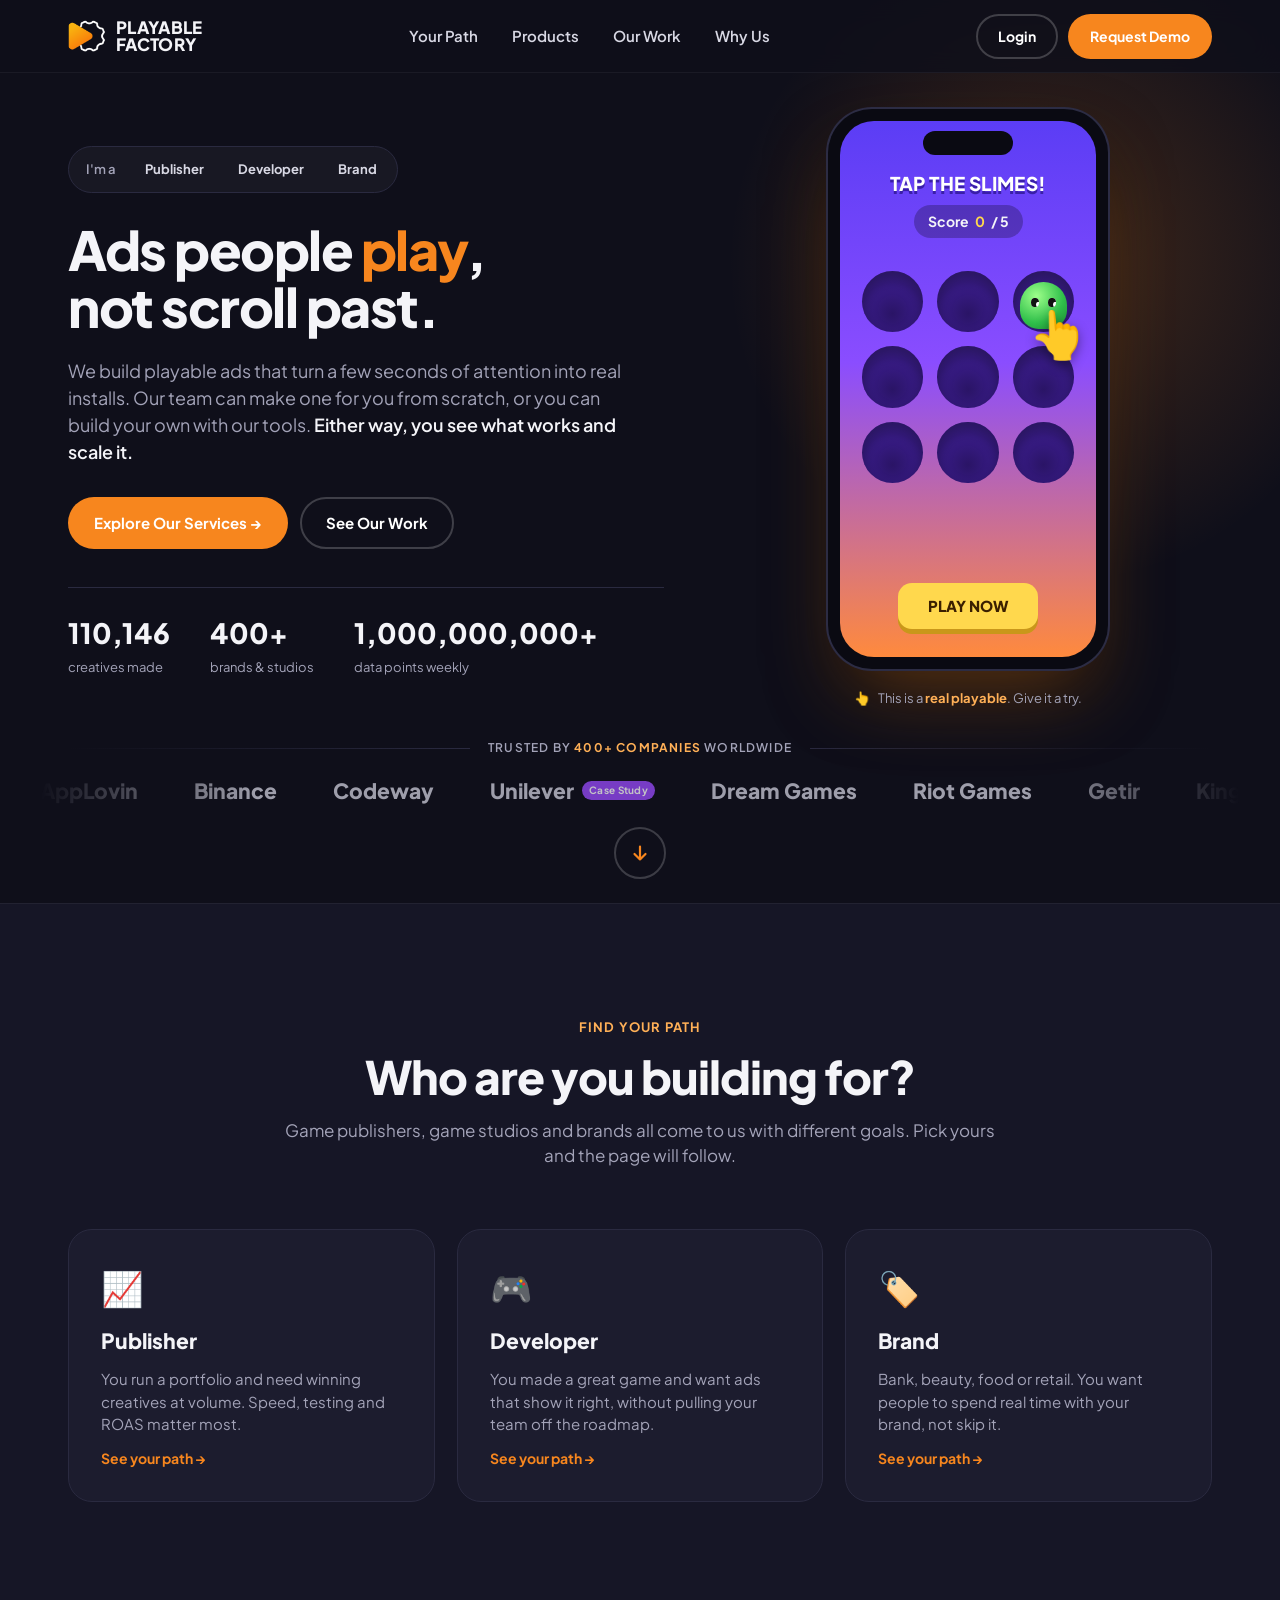
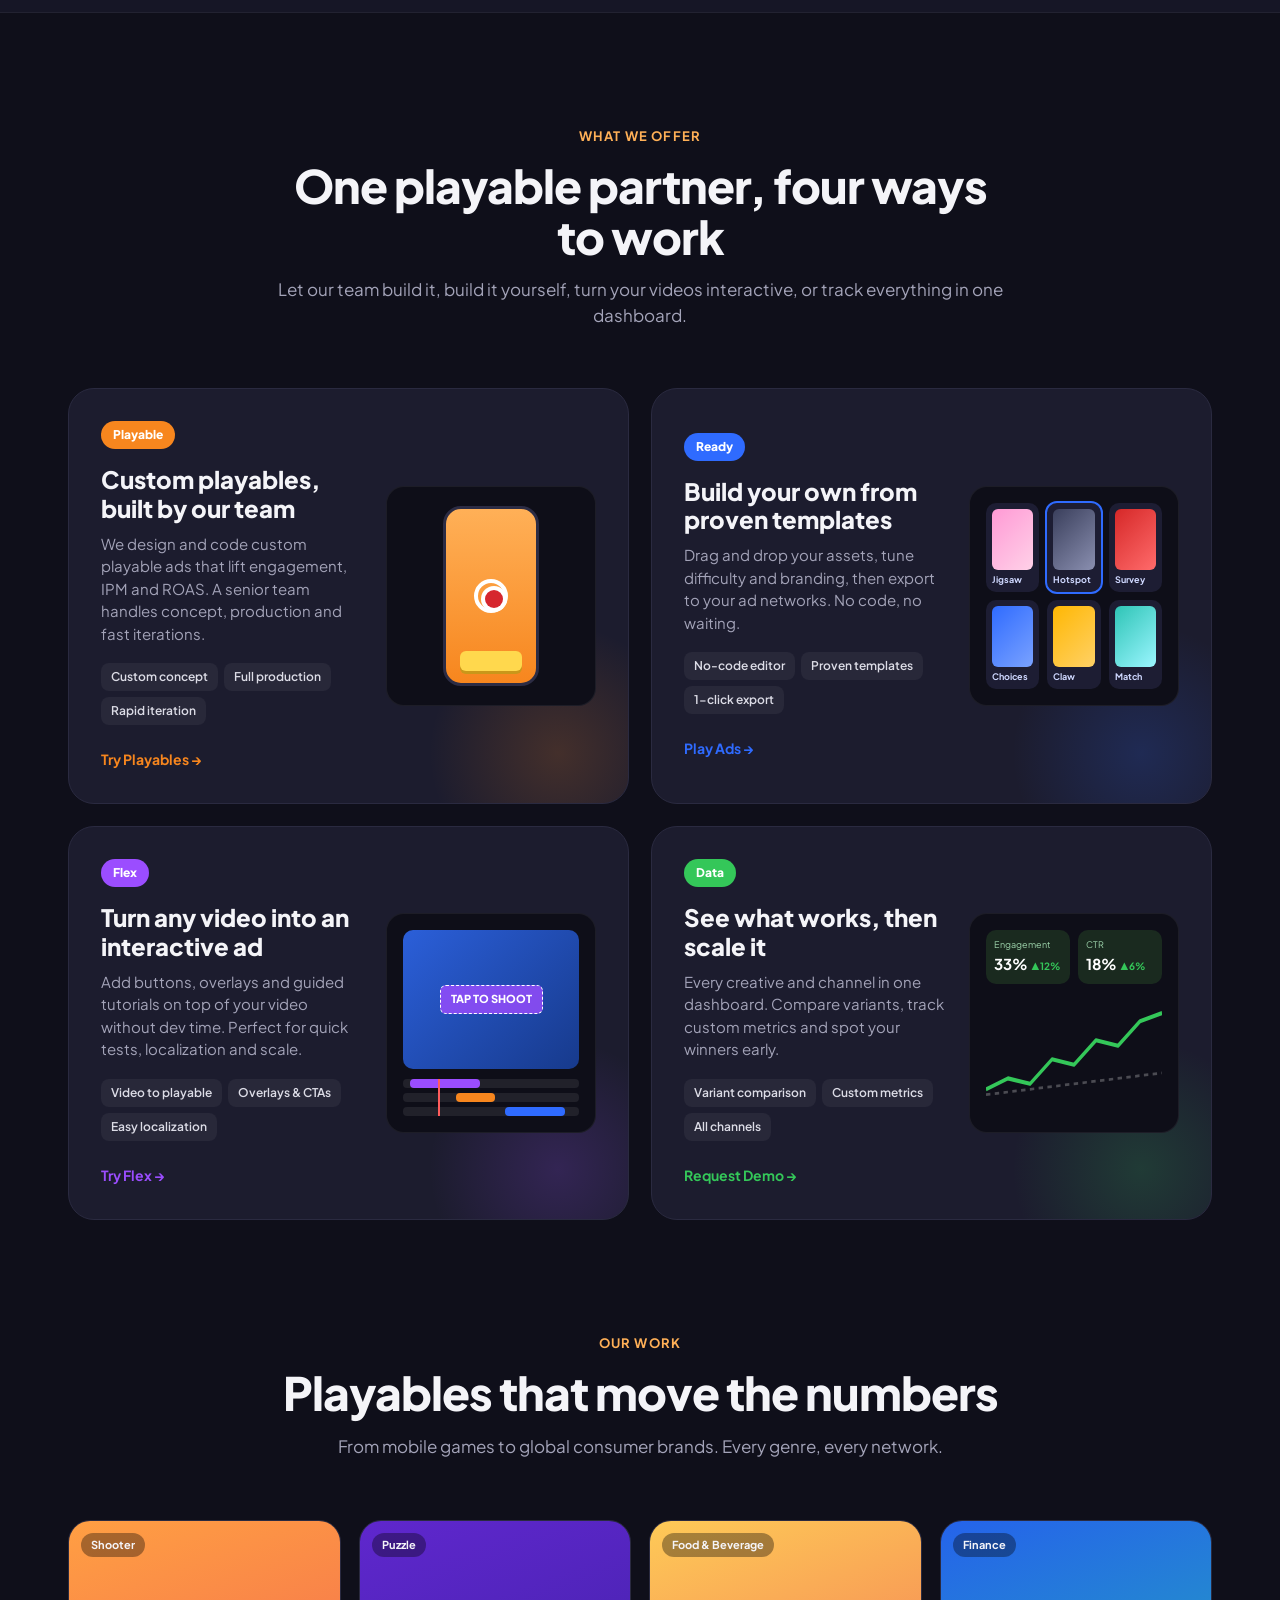
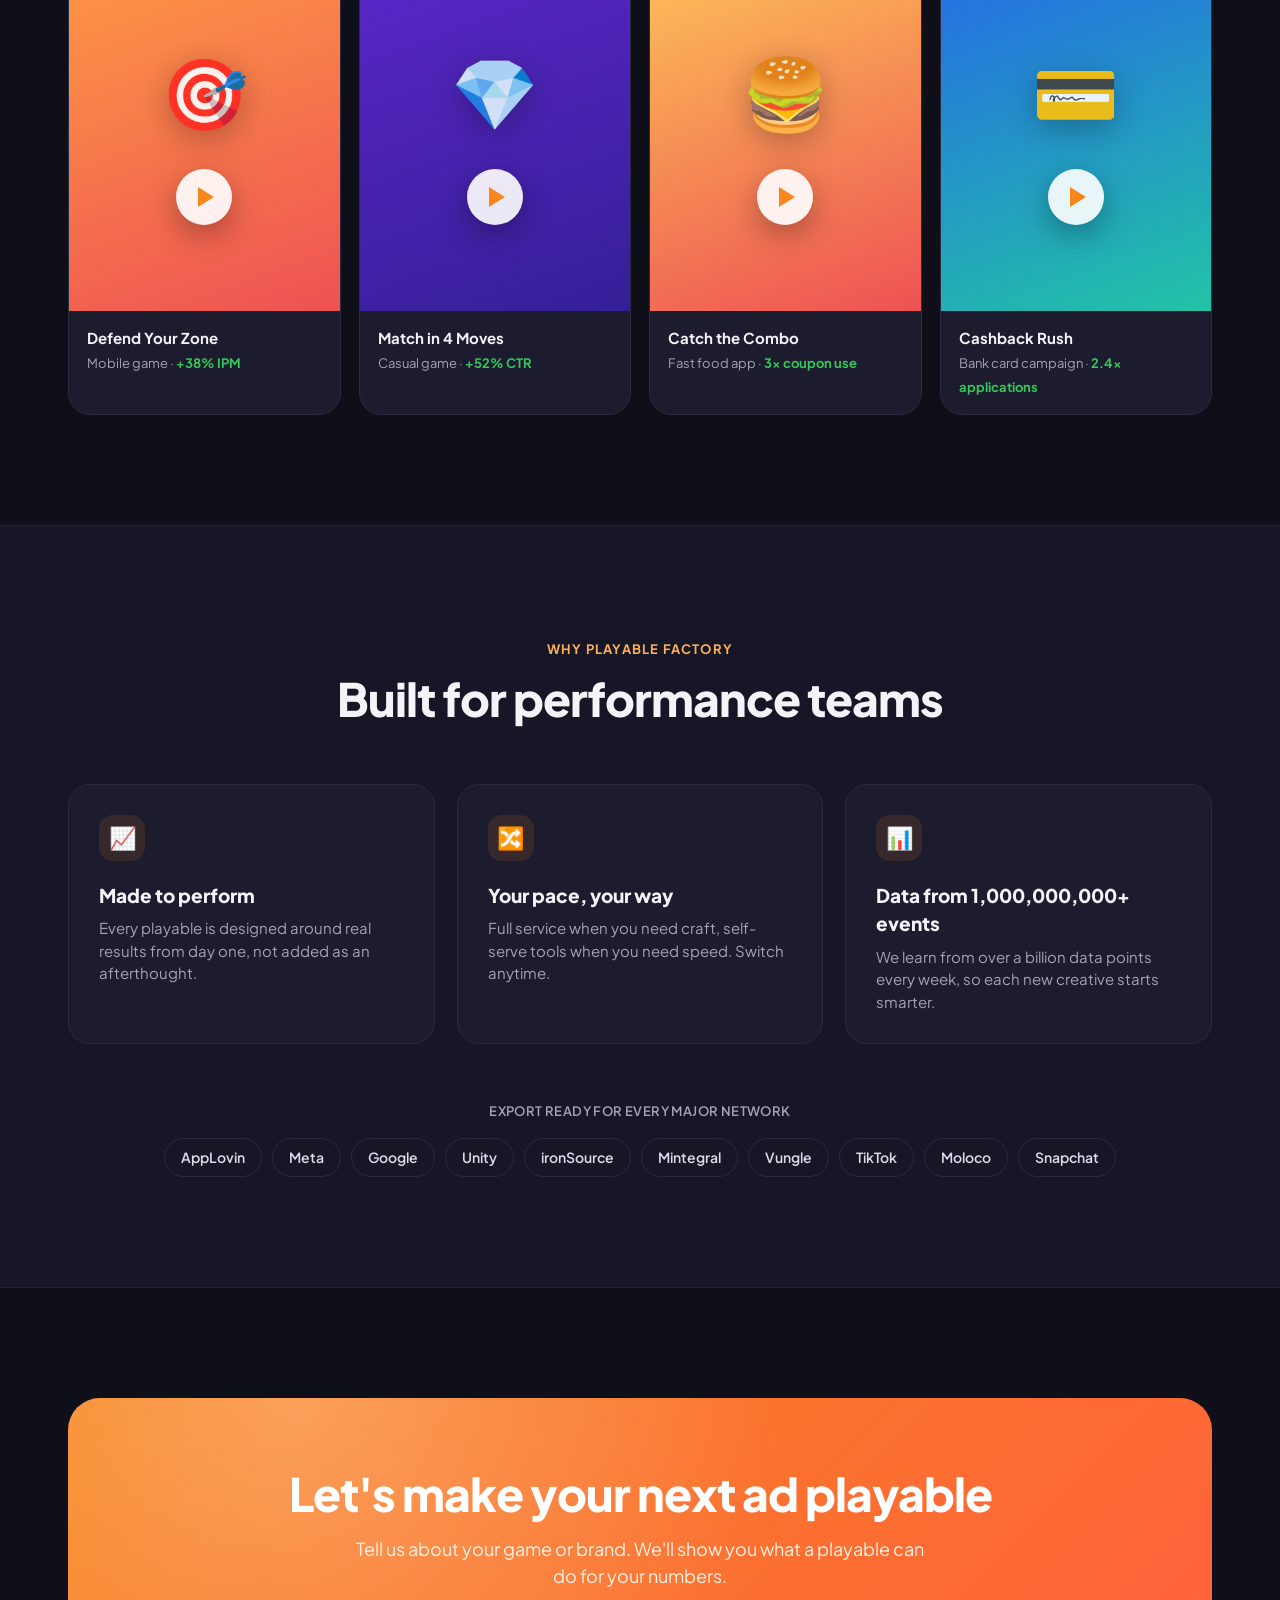
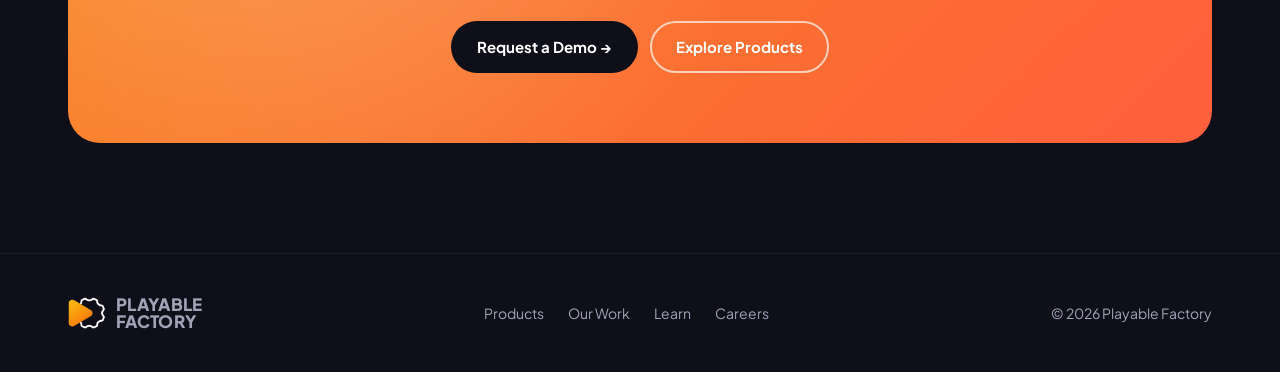
<file: CaseStudy.html>
<!DOCTYPE html>
<html lang="en">
<head>
<meta charset="UTF-8">
<meta name="viewport" content="width=device-width, initial-scale=1.0">
<title>Playable Factory | Playable ads that perform</title>
<link rel="icon" href="[data-uri]">
<link rel="preconnect" href="https://fonts.googleapis.com">
<link href="https://fonts.googleapis.com/css2?family=Plus+Jakarta+Sans:wght@400;500;600;700;800&display=swap" rel="stylesheet">
<style>
:root{
  --bg:#0f0f1a; --bg2:#161626; --card:#1c1c2e; --line:#2a2a40;
  --text:#f4f4f8; --muted:#a3a3b8;
  --orange:#f7861e; --orange2:#ffb057;
  --blue:#2f6bff; --purple:#9b4dff; --green:#34c759;
}
*{box-sizing:border-box;margin:0;padding:0}
html{scroll-behavior:smooth}
body{font-family:"Plus Jakarta Sans",system-ui,sans-serif;background:var(--bg);color:var(--text);line-height:1.5;-webkit-font-smoothing:antialiased;overflow-x:hidden}
a{color:inherit;text-decoration:none}
button{font:inherit;color:inherit;background:none;border:0;cursor:pointer}
.wrap{max-width:1200px;margin:0 auto;padding:0 28px}
.btn{display:inline-flex;align-items:center;gap:8px;padding:13px 24px;border-radius:999px;font-weight:700;font-size:15px;transition:transform .15s,background .15s,border-color .15s;cursor:pointer;border:2px solid transparent}
.btn:hover{transform:translateY(-2px)}
.btn-primary{background:var(--orange);color:#fff}
.btn-primary:hover{background:#ff9535}
.btn-ghost{border-color:#ffffff33;color:#fff}
.btn-ghost:hover{border-color:#fff}
.swap{transition:opacity .25s ease}
.swap.out{opacity:0}

/* NAV */
nav{position:sticky;top:0;z-index:50;background:rgba(15,15,26,.82);backdrop-filter:blur(12px);border-bottom:1px solid #ffffff0d}
nav .wrap{display:flex;align-items:center;justify-content:space-between;height:72px}
.logo{display:flex;align-items:center;gap:10px;font-weight:800;font-size:17px;line-height:1;letter-spacing:.3px}
.logo img{width:38px;height:38px;display:block}
.nav-links{display:flex;gap:34px;font-weight:600;font-size:15px;color:#d8d8e4}
.nav-links a:hover{color:var(--orange)}
.nav-cta{display:flex;gap:10px}
.nav-cta .btn{padding:10px 20px;font-size:14px}

/* FOLD + HERO */
.fold{min-height:calc(100vh - 72px);min-height:calc(100svh - 72px);display:flex;flex-direction:column;position:relative}
.hero{position:relative;padding:36px 0 16px;flex:1;display:flex;align-items:center}
.hero > .wrap{width:100%}
.hero::before{content:"";position:absolute;width:700px;height:700px;right:-120px;top:-160px;background:radial-gradient(circle,rgba(247,134,30,.22),transparent 65%);pointer-events:none}
.hero .wrap{display:grid;grid-template-columns:1.1fr .9fr;gap:60px;align-items:center;position:relative}

.who{display:inline-flex;align-items:center;gap:4px;padding:5px;border-radius:999px;background:#ffffff0a;border:1px solid var(--line);margin-bottom:28px;flex-wrap:wrap}
.who > span{font-size:13px;font-weight:600;color:var(--muted);padding:0 10px 0 12px}
.who button{font-size:13px;font-weight:700;padding:8px 15px;border-radius:999px;color:#d8d8e4;transition:background .2s,color .2s}
.who button:hover{color:#fff;background:#ffffff10}
.who button.on{background:var(--orange);color:#fff}

h1{font-size:clamp(36px,4.2vw,54px);line-height:1.06;font-weight:800;letter-spacing:-1.5px}
h1 em{font-style:normal;color:var(--orange)}
.hero p.lead{font-size:18px;color:var(--muted);margin:22px 0 32px;max-width:560px}
.hero p.lead b{color:var(--text);font-weight:600}
.hero-ctas{display:flex;gap:12px;flex-wrap:wrap}
.hero-stats{display:flex;gap:40px;margin-top:38px;padding-top:24px;border-top:1px solid var(--line)}
.hero-stats div b{display:block;font-size:28px;font-weight:800}
.hero-stats div span{font-size:13px;color:var(--muted)}

/* PHONE + MINI PLAYABLE */
.phone-col{display:flex;flex-direction:column;align-items:center;gap:14px}
.phone{height:clamp(430px,calc(100vh - 340px),560px);aspect-ratio:1/2;border-radius:44px;background:#0a0a12;padding:12px;box-shadow:0 0 0 2px #2c2c44,0 40px 80px -20px rgba(247,134,30,.35),0 30px 60px rgba(0,0,0,.5);position:relative}
.phone::before{content:"";position:absolute;top:22px;left:50%;transform:translateX(-50%);width:90px;height:24px;background:#0a0a12;border-radius:20px;z-index:5}
.screen{width:100%;height:100%;border-radius:34px;overflow:hidden;position:relative;background:var(--sbg);user-select:none;transition:background .4s}
.pg-top{position:absolute;top:52px;left:0;right:0;text-align:center;z-index:3;padding:0 14px}
.pg-title{font-weight:800;font-size:19px;color:#fff;text-shadow:0 3px 0 var(--sh);letter-spacing:.4px;line-height:1.15}
.pg-score{display:inline-flex;gap:6px;margin-top:10px;background:#00000040;padding:6px 14px;border-radius:999px;font-weight:700;font-size:14px}
.pg-score i{font-style:normal;color:#ffd84d}
.board{position:absolute;left:22px;right:22px;top:150px;display:grid;grid-template-columns:repeat(3,1fr);gap:14px}
.hole{aspect-ratio:1;border-radius:50%;background:var(--hole);box-shadow:inset 0 8px 14px rgba(0,0,0,.45);position:relative;overflow:hidden;cursor:pointer}
.mob{position:absolute;left:12%;right:12%;bottom:-100%;aspect-ratio:1;border-radius:50% 50% 40% 40%;background:radial-gradient(circle at 35% 30%,#9dff8a,#2fbf4a 60%,#1c8a33);transition:bottom .18s ease-out,transform .1s;display:grid;place-items:center}
.mob.slime::before,.mob.slime::after{content:"";position:absolute;top:34%;width:16%;height:20%;background:#fff;border-radius:50%;box-shadow:inset 3px 2px 0 2px #111}
.mob.slime::before{left:24%}.mob.slime::after{right:24%}
.mob.emo{background:none;font-size:34px;line-height:1}
.hole.up .mob{bottom:6%}
.hole.hit .mob{transform:scale(.75)}
.hole.hit .mob.slime{background:radial-gradient(circle at 35% 30%,#fff1a8,#ffb84d)}
.pop{position:absolute;font-weight:800;color:#ffd84d;font-size:18px;pointer-events:none;animation:pop .6s forwards;z-index:4;text-shadow:0 2px 0 #7a3b00}
@keyframes pop{to{transform:translateY(-36px);opacity:0}}
.hand{position:absolute;width:54px;height:54px;z-index:6;pointer-events:none;transition:left .5s,top .5s,opacity .2s;font-size:46px;filter:drop-shadow(0 4px 6px rgba(0,0,0,.4))}
.hand.tap{animation:tap .5s ease-in-out}
@keyframes tap{50%{transform:scale(.8)}}
.pg-cta{position:absolute;bottom:28px;left:50%;transform:translateX(-50%);background:#ffd84d;color:#3a1f00;font-weight:800;padding:12px 30px;border-radius:14px;box-shadow:0 5px 0 #c9971a;font-size:15px;animation:pulse 1.4s infinite;z-index:3;white-space:nowrap}
@keyframes pulse{50%{transform:translateX(-50%) scale(1.06)}}
.endcard{position:absolute;inset:0;background:rgba(15,10,35,.9);backdrop-filter:blur(4px);display:flex;flex-direction:column;align-items:center;justify-content:center;gap:12px;opacity:0;pointer-events:none;transition:opacity .3s;z-index:7;text-align:center;padding:30px}
.endcard.show{opacity:1;pointer-events:auto}
.endcard .icon{width:76px;height:76px;border-radius:20px;background:var(--sbg);display:grid;place-items:center;font-size:38px;box-shadow:0 10px 30px rgba(0,0,0,.4)}
.endcard h4{font-size:21px;font-weight:800;line-height:1.2}
.endcard p{font-size:13px;color:#d6d0f0}
.endcard .stars{color:#ffd84d;font-size:15px;letter-spacing:2px}
.endcard .install{background:var(--green);color:#fff;font-weight:800;padding:13px 36px;border-radius:14px;box-shadow:0 5px 0 #1f8a3a;margin-top:6px}
.endcard .replay{font-size:13px;color:#d6d0f0;text-decoration:underline;cursor:pointer;margin-top:4px}
.phone-note{position:relative;z-index:2;font-size:13px;color:var(--muted);display:flex;align-items:center;gap:8px;min-height:32px}
.phone-note b{color:var(--orange2)}
.ind{display:flex;gap:6px;align-items:center;flex-wrap:wrap;justify-content:center}
.ind small{font-size:12px;color:var(--muted);margin-right:2px}
.ind button{font-size:12px;font-weight:700;padding:6px 12px;border-radius:999px;border:1px solid var(--line);color:#d8d8e4;transition:all .2s}
.ind button:hover{border-color:#fff}
.ind button.on{background:#fff;color:#111;border-color:#fff}

/* LOGO BAND */
.band{padding:8px 0 16px;max-width:1200px;width:100%;margin:0 auto}
.band-label{display:flex;align-items:center;gap:18px;font-size:12px;color:var(--muted);margin:0 28px 18px;font-weight:600;letter-spacing:1.2px;text-transform:uppercase;white-space:nowrap}
.band-label b{color:var(--orange2)}
.band-label::before,.band-label::after{content:"";flex:1;height:1px;background:linear-gradient(90deg,transparent,var(--line))}
.band-label::after{background:linear-gradient(90deg,var(--line),transparent)}
.marquee{overflow:hidden;-webkit-mask-image:linear-gradient(90deg,transparent,#000 18%,#000 82%,transparent);mask-image:linear-gradient(90deg,transparent,#000 18%,#000 82%,transparent)}
.track{display:flex;gap:56px;align-items:center;width:max-content;animation:scroll 40s linear infinite}
.marquee:hover .track{animation-play-state:paused}
@keyframes scroll{to{transform:translateX(-50%)}}
.brand{font-size:21px;font-weight:800;color:#cfcfdc;white-space:nowrap;opacity:.75;transition:opacity .2s,color .2s;display:flex;align-items:center;gap:8px}
.brand:hover{opacity:1;color:#fff}
.brand small{font-size:10px;font-weight:700;background:var(--purple);color:#fff;padding:2px 7px;border-radius:999px;letter-spacing:.3px}
.scroll-btn{align-self:center;margin:4px 0 24px;width:52px;height:52px;border-radius:50%;border:2px solid #ffffff30;display:grid;place-items:center;animation:bob 1.8s ease-in-out infinite;transition:border-color .2s,background .2s}
.scroll-btn:hover{border-color:var(--orange);background:#f7861e1a}
.scroll-btn svg{width:22px;height:22px;stroke:var(--orange);fill:none;stroke-width:2.4;stroke-linecap:round;stroke-linejoin:round}
@keyframes bob{50%{transform:translateY(8px)}}

/* SECTIONS */
section{padding:110px 0}
.sec-head{text-align:center;max-width:740px;margin:0 auto 60px}
.sec-head .tag{display:inline-block;font-size:13px;font-weight:700;color:var(--orange2);letter-spacing:1.2px;text-transform:uppercase;margin-bottom:14px}
h2{font-size:clamp(32px,3.8vw,46px);font-weight:800;letter-spacing:-1px;line-height:1.1}
.sec-head p{color:var(--muted);font-size:17px;margin-top:16px}

/* JOURNEY */
.journey{background:var(--bg2);border-top:1px solid #ffffff0d;border-bottom:1px solid #ffffff0d}
.paths{display:grid;grid-template-columns:repeat(3,1fr);gap:22px}
.path{text-align:left;padding:32px;border-radius:24px;background:var(--card);border:1px solid var(--line);transition:transform .2s,border-color .2s;display:flex;flex-direction:column;gap:12px}
.path:hover{transform:translateY(-4px);border-color:var(--orange)}
.path .em{font-size:34px}
.path h4{font-size:21px;font-weight:800}
.path p{color:var(--muted);font-size:15px;flex:1}
.path .go{font-weight:700;color:var(--orange);font-size:14px}
.steps{display:grid;gap:18px;max-width:900px;margin:0 auto}
.step{display:grid;grid-template-columns:64px 1fr;gap:24px;padding:28px 30px;border-radius:22px;background:var(--card);border:1px solid var(--line);position:relative}
.step .n{width:56px;height:56px;border-radius:16px;background:#f7861e1f;color:var(--orange);font-weight:800;font-size:20px;display:grid;place-items:center}
.step h4{font-size:20px;font-weight:800;margin-bottom:6px}
.step p{color:var(--muted);font-size:15px}
.step .idea{margin-top:14px;padding:14px 16px;border-radius:14px;background:#f7861e12;border:1px dashed #f7861e60;color:#f0e4d8;font-size:14px}
.step .idea b{color:var(--orange2)}
.step .chips{display:flex;flex-wrap:wrap;gap:8px;margin-top:14px}
.step .chips span{font-size:13px;font-weight:600;padding:6px 12px;border-radius:999px;background:#ffffff0d;color:#dcdce6}
.step .ind{justify-content:flex-start;margin-top:14px}

/* PRODUCTS */
.products{display:grid;grid-template-columns:repeat(2,1fr);gap:22px}
.prod{background:var(--card);border:1px solid var(--line);border-radius:26px;padding:32px;display:grid;grid-template-columns:1fr 210px;gap:24px;align-items:center;position:relative;overflow:hidden;transition:transform .2s,border-color .2s}
.prod:hover{transform:translateY(-4px);border-color:var(--c)}
.prod.rec{border-color:var(--c)}
.prod::after{content:"";position:absolute;width:260px;height:260px;right:-60px;bottom:-80px;background:radial-gradient(circle,var(--c),transparent 70%);opacity:.18;pointer-events:none}
.prod .pill{display:inline-block;font-size:12px;font-weight:800;color:#fff;background:var(--c);padding:5px 12px;border-radius:999px;margin-bottom:16px}
.prod .recb{display:none;font-size:12px;font-weight:700;color:var(--c);margin-left:8px}
.prod.rec .recb{display:inline}
.prod h3{font-size:24px;font-weight:800;margin-bottom:10px;line-height:1.2}
.prod p{color:var(--muted);font-size:15px;margin-bottom:18px}
.prod ul{list-style:none;display:flex;flex-wrap:wrap;gap:6px;margin-bottom:22px}
.prod li{font-size:12px;font-weight:600;padding:5px 10px;border-radius:8px;background:#ffffff0d;color:#dcdce6}
.prod .link{font-weight:700;font-size:14px;color:var(--c);display:inline-flex;gap:6px;align-items:center}
.viz{height:220px;border-radius:18px;background:#0e0e18;border:1px solid #ffffff10;position:relative;overflow:hidden;z-index:1}
.v-play{display:grid;place-items:center}
.mini-phone{width:96px;height:180px;border-radius:18px;border:3px solid #2c2c44;background:linear-gradient(180deg,#ffb057,#f7861e);position:relative;overflow:hidden}
.mini-phone .tgt{position:absolute;width:34px;height:34px;border-radius:50%;border:4px solid #fff;left:28px;top:70px;animation:ring 1.6s infinite}
@keyframes ring{0%{transform:scale(.6);opacity:1}100%{transform:scale(1.4);opacity:0}}
.mini-phone .core{position:absolute;width:18px;height:18px;border-radius:50%;background:#d6262e;left:39px;top:81px;box-shadow:0 0 0 4px #fff}
.mini-phone .btnp{position:absolute;bottom:12px;left:14px;right:14px;height:20px;border-radius:6px;background:#ffd84d;box-shadow:0 3px 0 #c9971a}
.v-play .badge{z-index:2;position:absolute;top:14px;left:14px;font-size:11px;font-weight:700;color:var(--orange2);background:#f7861e22;padding:4px 9px;border-radius:6px}
.v-ready{padding:16px;display:grid;grid-template-columns:repeat(3,1fr);gap:8px}
.tpl{border-radius:10px;background:#1d1d33;display:flex;flex-direction:column;justify-content:flex-end;padding:6px;font-size:9px;font-weight:700;color:#cfd8ff;position:relative;overflow:hidden}
.tpl::before{content:"";position:absolute;inset:6px 6px 22px;border-radius:6px;background:var(--g)}
.tpl.sel{outline:2px solid var(--blue)}
.v-flex{padding:16px;display:flex;flex-direction:column;gap:10px}
.flex-video{flex:1;border-radius:10px;background:linear-gradient(135deg,#2b5fd9,#173a8c);display:grid;place-items:center}
.flex-video span{font-size:11px;font-weight:800;color:#fff;background:#9b4dffcc;padding:5px 10px;border-radius:6px;border:1px dashed #fff}
.tl{display:flex;flex-direction:column;gap:5px;position:relative}
.tl div{height:9px;border-radius:4px;background:#ffffff14;position:relative}
.tl div i{position:absolute;top:0;bottom:0;border-radius:4px;background:var(--purple)}
.playhead{position:absolute;top:0;bottom:0;width:2px;background:#ff5c5c;left:20%;animation:head 4s linear infinite}
@keyframes head{to{left:95%}}
.v-data{padding:16px;display:flex;flex-direction:column;gap:10px}
.kpis{display:flex;gap:8px}
.kpi{flex:1;background:#1a2a1f;border-radius:10px;padding:8px}
.kpi small{font-size:9px;color:#9fd6ad;display:block}
.kpi b{font-size:15px;color:#fff}
.kpi em{font-style:normal;font-size:10px;color:var(--green);font-weight:700}
.v-data svg{flex:1;width:100%}

/* SHOWCASE */
.show-grid{display:grid;grid-template-columns:repeat(4,1fr);gap:18px}
.case{border-radius:22px;overflow:hidden;background:var(--card);border:1px solid var(--line);transition:transform .2s}
.case:hover{transform:translateY(-4px)}
.case .art{aspect-ratio:9/13;position:relative;display:grid;place-items:center;background:var(--g)}
.case .art .big{position:absolute;font-size:70px;opacity:.9;top:30%;filter:drop-shadow(0 8px 16px rgba(0,0,0,.3))}
.case .art .play{width:56px;height:56px;border-radius:50%;background:#ffffffe6;display:grid;place-items:center;box-shadow:0 10px 30px rgba(0,0,0,.3);position:absolute;bottom:22%}
.case .art .play::after{content:"";border-left:16px solid var(--orange);border-top:10px solid transparent;border-bottom:10px solid transparent;margin-left:4px}
.case .art .genre{position:absolute;top:12px;left:12px;font-size:11px;font-weight:700;background:#00000059;padding:4px 10px;border-radius:999px}
.case .meta{padding:16px 18px}
.case .meta b{display:block;font-size:15px}
.case .meta span{font-size:13px;color:var(--muted)}
.case .meta .up{color:var(--green);font-weight:700}

/* WHY */
.why{background:var(--bg2);border-top:1px solid #ffffff0d;border-bottom:1px solid #ffffff0d}
.why-grid{display:grid;grid-template-columns:repeat(3,1fr);gap:22px}
.why-card{padding:30px;border-radius:22px;background:var(--card);border:1px solid var(--line)}
.why-card .ic{width:46px;height:46px;border-radius:14px;background:#f7861e1f;display:grid;place-items:center;margin-bottom:20px;font-size:22px}
.why-card h4{font-size:19px;font-weight:800;margin-bottom:8px}
.why-card p{color:var(--muted);font-size:15px}
.nets{margin-top:54px;text-align:center}
.nets small{font-size:13px;color:var(--muted);font-weight:600;letter-spacing:.4px}
.nets div{display:flex;flex-wrap:wrap;justify-content:center;gap:10px;margin-top:16px}
.nets span{font-size:14px;font-weight:600;padding:8px 16px;border-radius:999px;border:1px solid var(--line);color:#dcdce6}

/* CTA */
.cta-box{border-radius:32px;padding:70px 40px;text-align:center;background:linear-gradient(135deg,#f7861e,#ff5f3d);position:relative;overflow:hidden}
.cta-box::before{content:"";position:absolute;inset:0;background:radial-gradient(circle at 20% 0%,rgba(255,255,255,.25),transparent 50%)}
.cta-box h2{position:relative;color:#fff}
.cta-box p{position:relative;font-size:18px;margin:16px auto 32px;max-width:580px;color:#fff1e3}
.cta-box .btns{position:relative;display:flex;gap:12px;justify-content:center;flex-wrap:wrap}
.cta-box .btn-dark{background:#0f0f1a;color:#fff}
.cta-box .btn-line{border-color:#ffffffaa;color:#fff}

footer{padding:40px 0;border-top:1px solid #ffffff0d;color:var(--muted);font-size:14px}
footer .wrap{display:flex;justify-content:space-between;align-items:center;gap:20px;flex-wrap:wrap}
footer .links{display:flex;gap:24px}
footer a:hover{color:#fff}

@media (max-width:980px){
  .nav-links{display:none}
  .hero .wrap{grid-template-columns:1fr;gap:50px}
  .products,.paths,.why-grid{grid-template-columns:1fr}
  .show-grid{grid-template-columns:repeat(2,1fr)}
}
@media (max-width:560px){
  .prod{grid-template-columns:1fr}
  .hero-stats{gap:22px;flex-wrap:wrap}
  .nav-cta .btn-ghost{display:none}
  .step{grid-template-columns:1fr}
}
</style>
</head>
<body>

<nav>
  <div class="wrap">
    <a href="#" class="logo" data-seg="general"><img src="[data-uri]" alt="Playable Factory"><span>PLAYABLE<br>FACTORY</span></a>
    <div class="nav-links">
      <a href="#journey">Your Path</a>
      <a href="#products">Products</a>
      <a href="#work">Our Work</a>
      <a href="#why">Why Us</a>
    </div>
    <div class="nav-cta">
      <a href="#" class="btn btn-ghost">Login</a>
      <a href="#demo" class="btn btn-primary">Request Demo</a>
    </div>
  </div>
</nav>

<div class="fold">
<header class="hero">
  <div class="wrap">
    <div>
      <div class="who" id="who">
        <span>I'm a</span>
        <button data-seg="publisher">Publisher</button>
        <button data-seg="developer">Developer</button>
        <button data-seg="brand">Brand</button>
      </div>
      <div class="swap" id="heroText">
        <h1 id="h1"></h1>
        <p class="lead" id="lead"></p>
        <div class="hero-ctas">
          <a href="#journey" class="btn btn-primary" id="heroCta"></a>
          <a href="#work" class="btn btn-ghost">See Our Work</a>
        </div>
      </div>
      <div class="hero-stats">
        <div><b>110,146</b><span>creatives made</span></div>
        <div><b>400+</b><span>brands &amp; studios</span></div>
        <div><b>1,000,000,000+</b><span>data points weekly</span></div>
      </div>
    </div>

    <div class="phone-col">
      <div class="phone">
        <div class="screen" id="screen">
          <div class="pg-top">
            <div class="pg-title" id="pgTitle"></div>
            <div class="pg-score">Score <i id="score">0</i> / 5</div>
          </div>
          <div class="board" id="board"></div>
          <div class="hand" id="hand">👆</div>
          <div class="pg-cta" id="pgCta">PLAY NOW</div>
          <div class="endcard" id="endcard">
            <div class="icon" id="ecIcon"></div>
            <h4 id="ecTitle"></h4>
            <div class="stars">★★★★★</div>
            <p id="ecText"></p>
            <div class="install" id="ecBtn"></div>
            <div class="replay" id="replay">Play again</div>
          </div>
        </div>
      </div>
      <div class="phone-note" id="phoneNote"></div>
    </div>
  </div>
</header>

<div class="band">
  <div class="band-label"><span>Trusted by <b>400+ companies</b> worldwide</span></div>
  <div class="marquee"><div class="track" id="track"></div></div>
</div>
<a href="#journey" class="scroll-btn" aria-label="Scroll down"><svg viewBox="0 0 24 24"><path d="M12 5v14M6 13l6 6 6-6"/></svg></a>
</div>

<section id="journey" class="journey">
  <div class="wrap swap" id="journeyBody"></div>
</section>

<section id="products">
  <div class="wrap">
    <div class="sec-head swap" id="prodHead"></div>
    <div class="products" id="products-grid">
      <div class="prod" data-p="playable" style="--c:var(--orange)">
        <div>
          <span class="pill">Playable</span><span class="recb">★ Recommended for you</span>
          <h3>Custom playables, built by our team</h3>
          <p data-desc></p>
          <ul><li>Custom concept</li><li>Full production</li><li>Rapid iteration</li></ul>
          <a href="#demo" class="link">Try Playables →</a>
        </div>
        <div class="viz v-play"><div class="mini-phone"><div class="tgt"></div><div class="core"></div><div class="btnp"></div></div></div>
      </div>
      <div class="prod" data-p="ready" style="--c:var(--blue)">
        <div>
          <span class="pill">Ready</span><span class="recb">★ Recommended for you</span>
          <h3>Build your own from proven templates</h3>
          <p data-desc></p>
          <ul><li>No-code editor</li><li>Proven templates</li><li>1-click export</li></ul>
          <a href="#demo" class="link">Play Ads →</a>
        </div>
        <div class="viz v-ready">
          <div class="tpl" style="--g:linear-gradient(135deg,#ff9ad5,#ffd1e8)">Jigsaw</div>
          <div class="tpl sel" style="--g:linear-gradient(135deg,#3a3f5c,#8a8fb0)">Hotspot</div>
          <div class="tpl" style="--g:linear-gradient(135deg,#d62828,#ff6b6b)">Survey</div>
          <div class="tpl" style="--g:linear-gradient(135deg,#2f6bff,#7aa2ff)">Choices</div>
          <div class="tpl" style="--g:linear-gradient(135deg,#ffb703,#ffd166)">Claw</div>
          <div class="tpl" style="--g:linear-gradient(135deg,#2ec4b6,#9bf6ff)">Match</div>
        </div>
      </div>
      <div class="prod" data-p="flex" style="--c:var(--purple)">
        <div>
          <span class="pill">Flex</span><span class="recb">★ Recommended for you</span>
          <h3>Turn any video into an interactive ad</h3>
          <p data-desc></p>
          <ul><li>Video to playable</li><li>Overlays &amp; CTAs</li><li>Easy localization</li></ul>
          <a href="#demo" class="link">Try Flex →</a>
        </div>
        <div class="viz v-flex">
          <div class="flex-video"><span>TAP TO SHOOT</span></div>
          <div class="tl"><div><i style="left:4%;width:40%"></i></div><div><i style="left:30%;width:22%;background:#f7861e"></i></div><div><i style="left:58%;width:34%;background:#2f6bff"></i></div><span class="playhead"></span></div>
        </div>
      </div>
      <div class="prod" data-p="data" style="--c:var(--green)">
        <div>
          <span class="pill">Data</span><span class="recb">★ Recommended for you</span>
          <h3>See what works, then scale it</h3>
          <p data-desc></p>
          <ul><li>Variant comparison</li><li>Custom metrics</li><li>All channels</li></ul>
          <a href="#demo" class="link">Request Demo →</a>
        </div>
        <div class="viz v-data">
          <div class="kpis"><div class="kpi"><small>Engagement</small><b>33%</b> <em>▲12%</em></div><div class="kpi"><small>CTR</small><b>18%</b> <em>▲6%</em></div></div>
          <svg viewBox="0 0 200 90" preserveAspectRatio="none"><polyline points="0,70 25,62 50,66 75,48 100,52 125,34 150,38 175,20 200,14" fill="none" stroke="#34c759" stroke-width="3" stroke-linejoin="round"/><polyline points="0,74 25,72 50,70 75,68 100,66 125,64 150,62 175,60 200,58" fill="none" stroke="#ffffff40" stroke-width="2" stroke-dasharray="5 5"/></svg>
        </div>
      </div>
    </div>
  </div>
</section>

<section id="work" style="padding-top:0">
  <div class="wrap">
    <div class="sec-head swap" id="workHead"></div>
    <div class="show-grid swap" id="cases"></div>
  </div>
</section>

<section id="why" class="why">
  <div class="wrap">
    <div class="sec-head swap" id="whyHead"></div>
    <div class="why-grid swap" id="whyGrid"></div>
    <div class="nets">
      <small>EXPORT READY FOR EVERY MAJOR NETWORK</small>
      <div><span>AppLovin</span><span>Meta</span><span>Google</span><span>Unity</span><span>ironSource</span><span>Mintegral</span><span>Vungle</span><span>TikTok</span><span>Moloco</span><span>Snapchat</span></div>
    </div>
  </div>
</section>

<section id="demo">
  <div class="wrap">
    <div class="cta-box swap" id="ctaBox"></div>
  </div>
</section>

<footer>
  <div class="wrap">
    <a href="#" class="logo" data-seg="general"><img src="[data-uri]" alt="Playable Factory"><span>PLAYABLE<br>FACTORY</span></a>
    <div class="links"><a href="#products">Products</a><a href="#work">Our Work</a><a href="#">Learn</a><a href="#">Careers</a></div>
    <span>© 2026 Playable Factory</span>
  </div>
</footer>

<script>
/* ---------- CONTENT ---------- */
const GAMES={
  slime:{title:"TAP THE SLIMES!",mob:"slime",bg:"linear-gradient(180deg,#5b3df5 0%,#8a4dff 45%,#ff8a3d 100%)",hole:"radial-gradient(circle at 50% 70%,#2a1466,#3b1d8c 60%,#5530c0)",sh:"#3a1fa8",icon:"🟢",ecTitle:"Nice, you're in!",ecText:"That's a playable ad.<br>Your players get this before they install.",btn:"INSTALL"},
  gems:{title:"TAP THE GEMS!",mob:"💎",bg:"linear-gradient(180deg,#0e7c86 0%,#1fb5a8 45%,#ffb84d 100%)",hole:"radial-gradient(circle at 50% 70%,#063b40,#0a5a60 60%,#118a8f)",sh:"#064a50",icon:"💎",ecTitle:"Level complete!",ecText:"Ten variants of this, tested on every network.<br>That's how winners are found.",btn:"INSTALL"},
  finance:{title:"COLLECT THE CASHBACK!",mob:"🪙",bg:"linear-gradient(180deg,#1d4ed8 0%,#2563eb 45%,#22c3a6 100%)",hole:"radial-gradient(circle at 50% 70%,#0b1f5c,#13308a 60%,#1e47b8)",sh:"#0b2a7a",icon:"💳",ecTitle:"You earned 5% cashback!",ecText:"Imagine this with your card.<br>People apply after they play.",btn:"APPLY NOW"},
  beauty:{title:"FIND YOUR GLOW!",mob:"💄",bg:"linear-gradient(180deg,#db2777 0%,#f472b6 50%,#fcd5ce 100%)",hole:"radial-gradient(circle at 50% 70%,#6b0f3a,#8f1650 60%,#b8246a)",sh:"#7a1245",icon:"✨",ecTitle:"Your shade is ready!",ecText:"Imagine this with your products.<br>Players shop what they just tried.",btn:"SHOP NOW"},
  food:{title:"BUILD YOUR COMBO!",mob:"🍔",bg:"linear-gradient(180deg,#dc2626 0%,#f97316 50%,#facc15 100%)",hole:"radial-gradient(circle at 50% 70%,#5c0d0d,#7f1414 60%,#a81f1f)",sh:"#7a1010",icon:"🍟",ecTitle:"Your combo is 20% off!",ecText:"Imagine this with your menu.<br>Players order what they just built.",btn:"ORDER NOW"},
  retail:{title:"GRAB THE DEALS!",mob:"🛍️",bg:"linear-gradient(180deg,#059669 0%,#10b981 50%,#a7f3d0 100%)",hole:"radial-gradient(circle at 50% 70%,#033d2b,#055a40 60%,#077a57)",sh:"#04503a",icon:"🏷️",ecTitle:"Deal unlocked!",ecText:"Imagine this with your store.<br>Players come in with a reason to buy.",btn:"SHOP NOW"}
};
const INDUSTRIES=[["finance","Finance"],["beauty","Beauty"],["food","Food & Beverage"],["retail","Retail"]];
const IDEAS={
  finance:"A 15 second cashback game. Players collect coins with your card and see what they would earn, then the ad ends with <b>Apply now</b>.",
  beauty:"A shade finder game. Players match the right product to the look in a few taps, then <b>shop the result</b>.",
  food:"Players build their own combo in 15 seconds and unlock a coupon that works in your app. <b>Order now</b> closes it.",
  retail:"A quick deal hunt through your store. Players grab the best offers and leave with a <b>real discount code</b>."
};

const SEG={
  general:{
    h1:'Ads people <em>play</em>,<br>not scroll past.',
    lead:'We build playable ads that turn a few seconds of attention into real installs. Our team can make one for you from scratch, or you can build your own with our tools. <b>Either way, you see what works and scale it.</b>',
    cta:'Explore Our Services →',game:'slime',
    note:'👆 <span>This is a <b>real playable</b>. Give it a try.</span>',
    order:['playable','ready','flex','data'],rec:[],
    prodHead:['What we offer','One playable partner, four ways to work','Let our team build it, build it yourself, turn your videos interactive, or track everything in one dashboard.'],
    workHead:['Our Work','Playables that move the numbers','From mobile games to global consumer brands. Every genre, every network.'],
    cases:['shooter','puzzle','food','finance'],
    whyHead:['Why Playable Factory','Built for performance teams'],
    why:[['📈','Made to perform','Every playable is designed around real results from day one, not added as an afterthought.'],['🔀','Your pace, your way','Full service when you need craft, self-serve tools when you need speed. Switch anytime.'],['📊','Data from 1,000,000,000+ events','We learn from over a billion data points every week, so each new creative starts smarter.']],
    ctaBox:["Let's make your next ad playable","Tell us about your game or brand. We'll show you what a playable can do for your numbers.","Request a Demo →"]
  },
  publisher:{
    h1:'Make every creative<br>a <em>winner</em>.',
    lead:'Give your UA team more than one shot. Launch playable variants across your whole portfolio, test them on every network and scale the ones that perform. <b>Lower CPI, higher ROAS, less waiting.</b>',
    cta:'Explore Our Services →',game:'gems',
    note:'👆 <span>A <b>real playable</b>. Now imagine ten versions of it.</span>',
    order:['ready','data','playable','flex'],rec:['ready','data'],
    desc:{playable:'Our senior team builds custom playables for your top titles, from concept to export, with fast iterations on every test.',ready:'Spin up new variants yourself from proven templates. Swap assets, tune difficulty, export to all networks. No dev queue.',flex:'Turn the gameplay videos you already have into interactive ads and localize them for every market in minutes.',data:'Every variant, every title, every network in one dashboard. See IPM, CPI and ROAS side by side and scale the winners.'},
    prodHead:['Your toolkit','Built for volume and speed','Self-serve when you need scale, our team when you need a breakthrough concept.'],
    workHead:['Our Work','Creatives that won the test','Results from publisher campaigns across genres.'],
    cases:['puzzle','shooter','runner','strategy'],
    whyHead:['Why publishers choose us','Test more, guess less'],
    why:[['⚡','Variants every week','Keep your creative pipeline full without growing your team.'],['🧪','Built to be tested','Every playable ships with parameters you can change, so A/B tests take minutes.'],['📊','Learn from 1,000,000,000+ events','We see what works across 400+ companies and bring that into your next concept.']],
    journey:{tag:'Your path',title:'From portfolio to winning creative',sub:'How we work with publishers.',steps:[
      ['Share your portfolio and goals','Tell us which titles you are scaling and the KPIs that matter: IPM, CPI, ROAS, retention.',['IPM','CPI','ROAS','D7 retention']],
      ['We find the mechanics that win','We look at what is working in your genre across our weekly data and turn it into a test plan.'],
      ['Variants, every week','Our team builds the hero concepts. Your team spins new versions from Ready templates whenever they want.'],
      ['Compare, scale, repeat','Data shows every variant on every network in one place. Winners go wide, the rest teach the next round.',['AppLovin','Meta','Google','Unity','ironSource','TikTok']]
    ]},
    ctaBox:["Let's find your next winner","Show us your portfolio. We'll show you where a playable test plan can lower your CPI.","Request a Demo →"]
  },
  developer:{
    h1:'Make every ad feel<br>like <em>your game</em>.',
    lead:'Give players a real taste before they install. We turn the best moment of your game into a playable ad that feels like the real thing. <b>Your team keeps building the game, we handle the ads.</b>',
    cta:'Explore Our Services →',game:'slime',
    note:'👆 <span>This is a <b>real playable</b>. Yours could look like this.</span>',
    order:['playable','flex','data','ready'],rec:['playable','flex'],
    desc:{playable:'We play your game, find its hook and rebuild it as a light playable that feels true to the original. You review, we polish.',ready:'Want to try ideas on your own? Use our templates with your own art and export in minutes.',flex:'Already have gameplay videos? Turn them into interactive ads with taps, tutorials and end cards. Zero dev time.',data:'See how players interact with your ad, where they drop and which version brings the best installs.'},
    prodHead:['Your toolkit','We protect your game, you save your time','The fastest way from your game to a playable ad, without pulling your devs off the roadmap.'],
    workHead:['Our Work','Real games, real playables','Playables we built from studio games.'],
    cases:['shooter','strategy','puzzle','runner'],
    whyHead:['Why studios choose us','We get games'],
    why:[['🎮','Made by game people','Our team is designers and developers who play your game before building anything.'],['🛡️','True to your game','No fake gameplay. The ad shows what players will actually get, so installs stay.'],['⏱️','Zero load on your team','Send a build or a video. We take it from there, with daily builds you can review.']],
    journey:{tag:'Your path',title:'From your game to a playable ad',sub:'How we work with game developers.',steps:[
      ['Send us your game','A build, a gameplay video or a store link is enough to start. Add your art if you have it ready.'],
      ['We play it and find the hook','We pick the moment that makes your game fun and plan how to show it in 30 seconds.'],
      ['We build, you review','You get daily builds and give feedback. QA is included, so nothing reaches you broken.'],
      ['Launch on every network','We export for every ad network and help you test versions to see what brings the best players.',['AppLovin','Meta','Google','Unity','ironSource','TikTok']]
    ]},
    ctaBox:["Send us your game","A build or a gameplay video is enough. We'll come back with a playable concept.","Send Your Game →"]
  },
  brand:{
    h1:'Make every impression<br><em>interactive</em>.',
    lead:'Give your audience more than something to watch. Create interactive ad experiences that invite people to engage directly with your brand. <b>We plan it, build it and launch it with you, step by step.</b>',
    cta:'Explore Our Services →',game:'finance',
    order:['ready','playable','flex','data'],rec:['ready','playable'],
    desc:{playable:'Our team turns your product into a short, fun game that ends with the action you want: apply, shop, order or download.',ready:'The fastest way to start. Pick a proven brand format like a quiz, a spin wheel, a jigsaw or a claw game, add your products and logo, and go live in days.',flex:'Already have a TV or social video? We make it tappable with buttons and choices, no new shoot needed.',data:'See how many people played, how long they stayed and how many took action. Clear numbers, no jargon.'},
    prodHead:['What we offer','Start fast, then go custom','Launch your first campaign with a ready brand format, then work with our team on a playable made only for you.'],
    workHead:['Our Work','Brands that went playable','Interactive campaigns for brands outside gaming.'],
    cases:['finance','beauty','food','retail'],
    whyHead:['Why brands choose us','Fun for your customers, safe for your brand'],
    why:[['🤝','We guide you through it','No gaming knowledge needed. You get a clear plan and one team from idea to launch.'],['🛡️','Brand safe, always','Your brand guide, legal text and approval steps are part of the process, not an afterthought.'],['🎯','Results you can show','Sign-ups, app installs, store visits, coupon use. We agree on the goal before we build.']],
    journey:{tag:'Your path',title:'Your first playable ad, step by step',sub:'No gaming background needed. Pick your industry to see an example.',industry:true,steps:[
      ['Why an ad people can play?','People skip videos and scroll past banners. When they play, they spend real time with your brand and remember it. A playable is a short mini game inside the ad, usually 15 to 30 seconds.'],
      ['We turn your product into a game','IDEA'],
      ['We agree on what success looks like','Before we build anything, we set the goal together.',['Sign-ups','App installs','Store visits','Coupon use','Brand recall']],
      ['Brand safe production','We work with your brand guide, add the required legal text and plan your approval steps into the timeline. You review every version before it goes live.'],
      ['Launch where your customers are','We prepare the ad for every platform and report back in plain numbers.',['Meta','Google','TikTok','Snapchat','AppLovin','Unity']]
    ]},
    ctaBox:["Let's plan your first playable ad","Tell us about your brand and goal. We'll come back with a free concept made for you.","Book a Free Concept Session →"]
  }
};
const CASES={
  shooter:['Shooter','Defend Your Zone','Mobile game','+38% IPM','🎯','linear-gradient(160deg,#ff9f43,#ee5253)'],
  puzzle:['Puzzle','Match in 4 Moves','Casual game','+52% CTR','💎','linear-gradient(160deg,#5f27cd,#341f97)'],
  runner:['Hybrid-casual','Run & Stack','Mobile game','−24% CPI','🏃','linear-gradient(160deg,#00d2d3,#2e86de)'],
  strategy:['Strategy','Build Your Base','Mid-core game','+31% ROAS','🏰','linear-gradient(160deg,#576574,#222f3e)'],
  finance:['Finance','Cashback Rush','Bank card campaign','2.4x applications','💳','linear-gradient(160deg,#2563eb,#22c3a6)'],
  beauty:['Beauty','Find Your Shade','Cosmetics launch','+45% engagement','💄','linear-gradient(160deg,#db2777,#fcd5ce)'],
  food:['Food & Beverage','Catch the Combo','Fast food app','3x coupon use','🍔','linear-gradient(160deg,#feca57,#ee5253)'],
  retail:['Retail','Deal Hunt','Retail app','−27% CPI','🛍️','linear-gradient(160deg,#10ac84,#0a3d62)']
};

/* ---------- RENDER ---------- */
const $=id=>document.getElementById(id);
let seg='general',ind='finance';

function head(a){return `<span class="tag">${a[0]}</span><h2>${a[1]}</h2>${a[2]?`<p>${a[2]}</p>`:''}`}
function indChips(){return `<div class="ind"><small>Try it for:</small>${INDUSTRIES.map(([k,n])=>`<button data-ind="${k}" class="${k===ind?'on':''}">${n}</button>`).join('')}</div>`}

function fade(ids,fn){ids.forEach(i=>$(i).classList.add('out'));setTimeout(()=>{fn();ids.forEach(i=>$(i).classList.remove('out'))},180)}

function render(first){
  const d=SEG[seg];
  document.querySelectorAll('#who button').forEach(b=>b.classList.toggle('on',b.dataset.seg===seg));
  const go=()=>{
    $('h1').innerHTML=d.h1;$('lead').innerHTML=d.lead;$('heroCta').innerHTML=d.cta;
    $('heroCta').href='#products';
    $('phoneNote').innerHTML=seg==='brand'?indChips():d.note;
    // journey
    if(seg==='general'){
      $('journeyBody').innerHTML='<div class="sec-head">'+head(['Find your path','Who are you building for?','Game publishers, game studios and brands all come to us with different goals. Pick yours and the page will follow.'])+'</div>'+
      `<div class="paths">
        <button class="path" data-seg="publisher"><span class="em">📈</span><h4>Publisher</h4><p>You run a portfolio and need winning creatives at volume. Speed, testing and ROAS matter most.</p><span class="go">See your path →</span></button>
        <button class="path" data-seg="developer"><span class="em">🎮</span><h4>Developer</h4><p>You made a great game and want ads that show it right, without pulling your team off the roadmap.</p><span class="go">See your path →</span></button>
        <button class="path" data-seg="brand"><span class="em">🏷️</span><h4>Brand</h4><p>Bank, beauty, food or retail. You want people to spend real time with your brand, not skip it.</p><span class="go">See your path →</span></button>
      </div>`;
    }else{
      const j=d.journey;
      $('journeyBody').innerHTML='<div class="sec-head">'+head([j.tag,j.title,j.sub])+'</div>'+`<div class="steps">${j.steps.map((s,i)=>{
        let body=s[1]==='IDEA'?`<p>Every industry has its own playable. Here is what yours could look like:</p>${indChips()}<div class="idea">💡 ${IDEAS[ind]}</div>`:`<p>${s[1]}</p>`;
        if(s[2])body+=`<div class="chips">${s[2].map(c=>`<span>${c}</span>`).join('')}</div>`;
        return `<div class="step"><div class="n">0${i+1}</div><div><h4>${s[0]}</h4>${body}</div></div>`}).join('')}</div>`;
    }
    // products
    $('prodHead').innerHTML=head(d.prodHead);
    const grid=$('products-grid');
    d.order.forEach(p=>{const el=grid.querySelector(`[data-p="${p}"]`);grid.appendChild(el);el.classList.toggle('rec',d.rec.includes(p));el.querySelector('[data-desc]').textContent=(d.desc||SEG.general.desc)[p]});
    // work
    $('workHead').innerHTML=head(d.workHead);
    $('cases').innerHTML=d.cases.map(k=>{const c=CASES[k];return `<a href="#" class="case"><div class="art" style="--g:${c[5]}"><span class="genre">${c[0]}</span><span class="big">${c[4]}</span><div class="play"></div></div><div class="meta"><b>${c[1]}</b><span>${c[2]} · <span class="up">${c[3]}</span></span></div></a>`}).join('');
    // why
    $('whyHead').innerHTML=head(d.whyHead);
    $('whyGrid').innerHTML=d.why.map(w=>`<div class="why-card"><div class="ic">${w[0]}</div><h4>${w[1]}</h4><p>${w[2]}</p></div>`).join('');
    // cta
    $('ctaBox').innerHTML=`<h2>${d.ctaBox[0]}</h2><p>${d.ctaBox[1]}</p><div class="btns"><a href="#" class="btn btn-dark">${d.ctaBox[2]}</a><a href="#products" class="btn btn-line">Explore Products</a></div>`;
    setGame(seg==='brand'?ind:d.game);
  };
  first?go():fade(['heroText','journeyBody','prodHead','cases','whyHead','whyGrid','ctaBox','phoneNote'],go);
  const u=new URL(location);if(seg==='general')u.searchParams.delete('for');else u.searchParams.set('for',seg);
  if(seg==='brand')u.searchParams.set('industry',ind);else u.searchParams.delete('industry');
  try{history.replaceState(null,'',u)}catch(e){}
}
SEG.general.desc={playable:'We design and code custom playable ads that lift engagement, IPM and ROAS. A senior team handles concept, production and fast iterations.',ready:'Drag and drop your assets, tune difficulty and branding, then export to your ad networks. No code, no waiting.',flex:'Add buttons, overlays and guided tutorials on top of your video without dev time. Perfect for quick tests, localization and scale.',data:'Every creative and channel in one dashboard. Compare variants, track custom metrics and spot your winners early.'};

document.addEventListener('click',e=>{
  const s=e.target.closest('[data-seg]');
  if(s){e.preventDefault();seg=s.dataset.seg;render();if(s.classList.contains('path'))setTimeout(()=>$('journey').scrollIntoView({behavior:'smooth'}),200);if(seg==='general')window.scrollTo({top:0,behavior:'smooth'});return}
  const i=e.target.closest('[data-ind]');
  if(i){ind=i.dataset.ind;document.querySelectorAll('[data-ind]').forEach(b=>b.classList.toggle('on',b.dataset.ind===ind));const idea=document.querySelector('.idea');if(idea)idea.innerHTML='💡 '+IDEAS[ind];setGame(ind);
    const u=new URL(location);u.searchParams.set('industry',ind);try{history.replaceState(null,'',u)}catch(e){}}
});

/* ---------- LOGO BAND ---------- */
const brands=[["AppLovin"],["Binance"],["Codeway"],["Unilever","Case Study"],["Dream Games"],["Riot Games"],["Getir"],["King"],["LEGO"],["McDonald's","Case Study"],["Grab"],["Miniclip"],["Peak"],["Rovio"],["Voodoo","Case Study"],["Starbucks"],["Supercell"],["Zynga","Case Study"]];
const bh=brands.map(([n,c])=>`<span class="brand">${n}${c?`<small>${c}</small>`:''}</span>`).join('');
$('track').innerHTML=bh+bh;

/* ---------- MINI PLAYABLE ---------- */
const board=$('board'),screen=$('screen'),hand=$('hand'),endcard=$('endcard');
const holes=[];let score=0,active=-1,timer=null,started=false,game=null;
for(let i=0;i<9;i++){const h=document.createElement('div');h.className='hole';h.innerHTML='<div class="mob"></div>';h.addEventListener('pointerdown',e=>hit(i));board.appendChild(h);holes.push(h)}
function setGame(k){
  game=GAMES[k];
  screen.style.setProperty('--sbg',game.bg);screen.style.setProperty('--hole',game.hole);screen.style.setProperty('--sh',game.sh);
  $('pgTitle').textContent=game.title;$('ecIcon').textContent=game.icon;$('ecTitle').textContent=game.ecTitle;$('ecText').innerHTML=game.ecText;$('ecBtn').textContent=game.btn;
  holes.forEach(h=>{const m=h.firstChild;m.className='mob '+(game.mob==='slime'?'slime':'emo');m.textContent=game.mob==='slime'?'':game.mob});
  reset();
}
function popUp(){
  if(active>=0)holes[active].classList.remove('up','hit');
  let n;do{n=Math.floor(Math.random()*9)}while(n===active);
  active=n;holes[n].classList.add('up');if(!started)moveHand(n);
}
function moveHand(i){
  const r=holes[i].getBoundingClientRect(),s=screen.getBoundingClientRect();
  hand.style.left=(r.left-s.left+r.width/2-14)+'px';hand.style.top=(r.top-s.top+r.height/2-4)+'px';hand.style.opacity=1;
  setTimeout(()=>{hand.classList.remove('tap');void hand.offsetWidth;hand.classList.add('tap')},500);
}
function hit(i){
  if(i!==active||holes[i].classList.contains('hit')||score>=5)return;
  if(!started){started=true;hand.style.opacity=0}
  holes[i].classList.add('hit');score++;$('score').textContent=score;
  const p=document.createElement('div');p.className='pop';p.textContent='+1';
  const r=holes[i].getBoundingClientRect(),s=screen.getBoundingClientRect();
  p.style.left=(r.left-s.left+r.width/2-10)+'px';p.style.top=(r.top-s.top)+'px';screen.appendChild(p);setTimeout(()=>p.remove(),600);
  clearInterval(timer);
  if(score>=5)setTimeout(()=>endcard.classList.add('show'),350);
  else setTimeout(()=>{popUp();timer=setInterval(popUp,900)},250);
}
function reset(){score=0;$('score').textContent=0;started=false;endcard.classList.remove('show');holes.forEach(h=>h.classList.remove('up','hit'));active=-1;clearInterval(timer);setTimeout(()=>{popUp();timer=setInterval(popUp,1600)},50)}
$('replay').addEventListener('click',reset);

/* ---------- INIT ---------- */
const q=new URLSearchParams(location.search);
if(SEG[q.get('for')])seg=q.get('for');
if(IDEAS[q.get('industry')])ind=q.get('industry');
render(true);
</script>
</body>
</html>
</file>
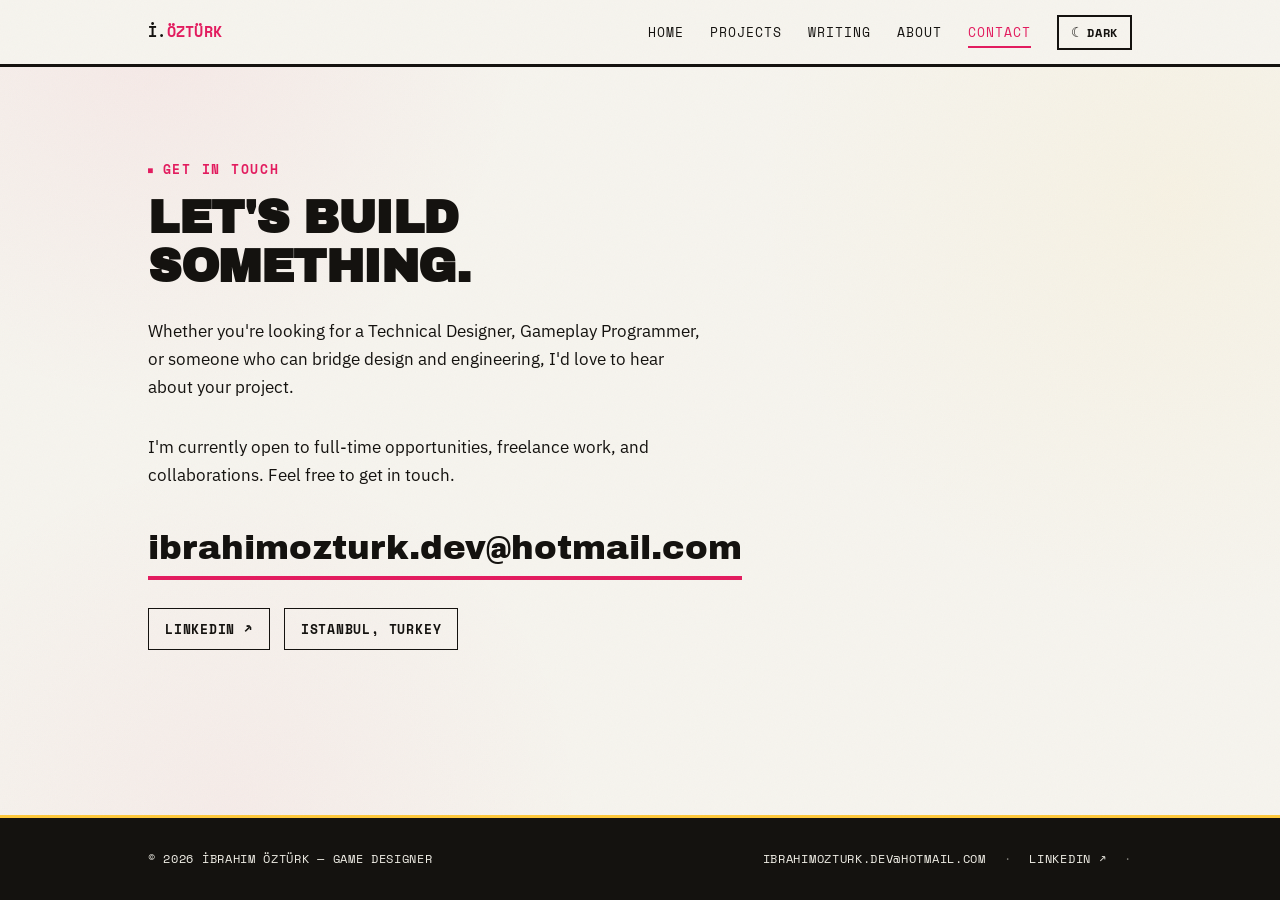
<file: contact.html>
<!DOCTYPE html>
<html lang="en">
<head>
<meta charset="UTF-8">
<script>(function(){try{var t=localStorage.getItem("ozturk-portfolio-theme");if(t!=="dark"&&t!=="light"){t=(window.matchMedia&&window.matchMedia("(prefers-color-scheme: dark)").matches)?"dark":"light";}document.documentElement.setAttribute("data-theme",t);}catch(e){document.documentElement.setAttribute("data-theme","light");}})();</script>
<script src="writings-data.js"></script>
<meta name="viewport" content="width=device-width, initial-scale=1.0">
<title>Contact — İbrahim Öztürk</title>
<meta name="description" content="Get in touch with İbrahim Öztürk — Game Designer & Director.">

<link rel="preconnect" href="https://fonts.googleapis.com">
<link rel="preconnect" href="https://fonts.gstatic.com" crossorigin>
<link href="https://fonts.googleapis.com/css2?family=Archivo+Black&family=IBM+Plex+Sans:wght@400;500;600;700&family=Space+Mono:wght@400;700&display=swap" rel="stylesheet">
<link rel="stylesheet" href="styles.css">
</head>
<body>
<a href="#main" class="skip-link">Skip to content</a>

<header class="nav">
  <div class="container">
    <a href="index.html" class="brand">İ.<span>ÖZTÜRK</span></a>
    <div class="nav-right">
      <ul>
        <li><a class="navlink" href="index.html">Home</a></li>
        <li><a class="navlink" href="projects.html">Projects</a></li>
        <li><a class="navlink" href="writing.html">Writing</a></li>
        <li><a class="navlink" href="about.html">About</a></li>
        <li><a class="navlink active" href="contact.html" aria-current="page">Contact</a></li>
      </ul>
      <button id="theme-toggle" class="theme-toggle" type="button" aria-pressed="false" aria-label="Toggle dark mode">
        <span class="theme-toggle-icon" aria-hidden="true">☾</span><span class="theme-toggle-label">Dark</span>
      </button>
    </div>
  </div>
</header>

<main id="main">
  <section class="contact" id="contact">
    <div class="container">
      <div class="eyebrow">Get in touch</div>
      <h2>Let's build<br>something.</h2>
      <p class="contact-note">Whether you're looking for a Technical Designer, Gameplay Programmer, or someone who can bridge design and engineering, I'd love to hear about your project.</p>
       <p class="contact-note">I'm currently open to full-time opportunities, freelance work, and collaborations. Feel free to get in touch.</p>
      <a class="contact-email" href="mailto:ibrahimozturk.dev@hotmail.com">ibrahimozturk.dev@hotmail.com</a>
      <div class="contact-links">
        <a href="https://linkedin.com/in/ozturkibrahim/" target="_blank" rel="noopener">LinkedIn ↗</a>
        <!-- <a href="https://medium.com/@ibrahimozturk.dev" target="_blank" rel="noopener">Medium ↗</a> -->
        <span class="taglike">Istanbul, Turkey</span>
      </div>
    </div>
  </section>
</main>

<footer>
  <div class="container">
    <span>© 2026 İbrahim Öztürk — Game Designer</span>
    <div class="footer-links">
      <a href="mailto:ibrahimozturk.dev@hotmail.com">ibrahimozturk.dev@hotmail.com</a>
      <span aria-hidden="true">·</span>
      <a href="https://linkedin.com/in/ozturkibrahim/" target="_blank" rel="noopener">LinkedIn ↗</a>
      <span aria-hidden="true">·</span>
    <!--  <a href="https://medium.com/@ibrahimozturk.dev" target="_blank" rel="noopener">Medium ↗</a> -->
    </div>
  </div>
</footer>

<script src="site.js"></script>
</body>
</html>
</file>
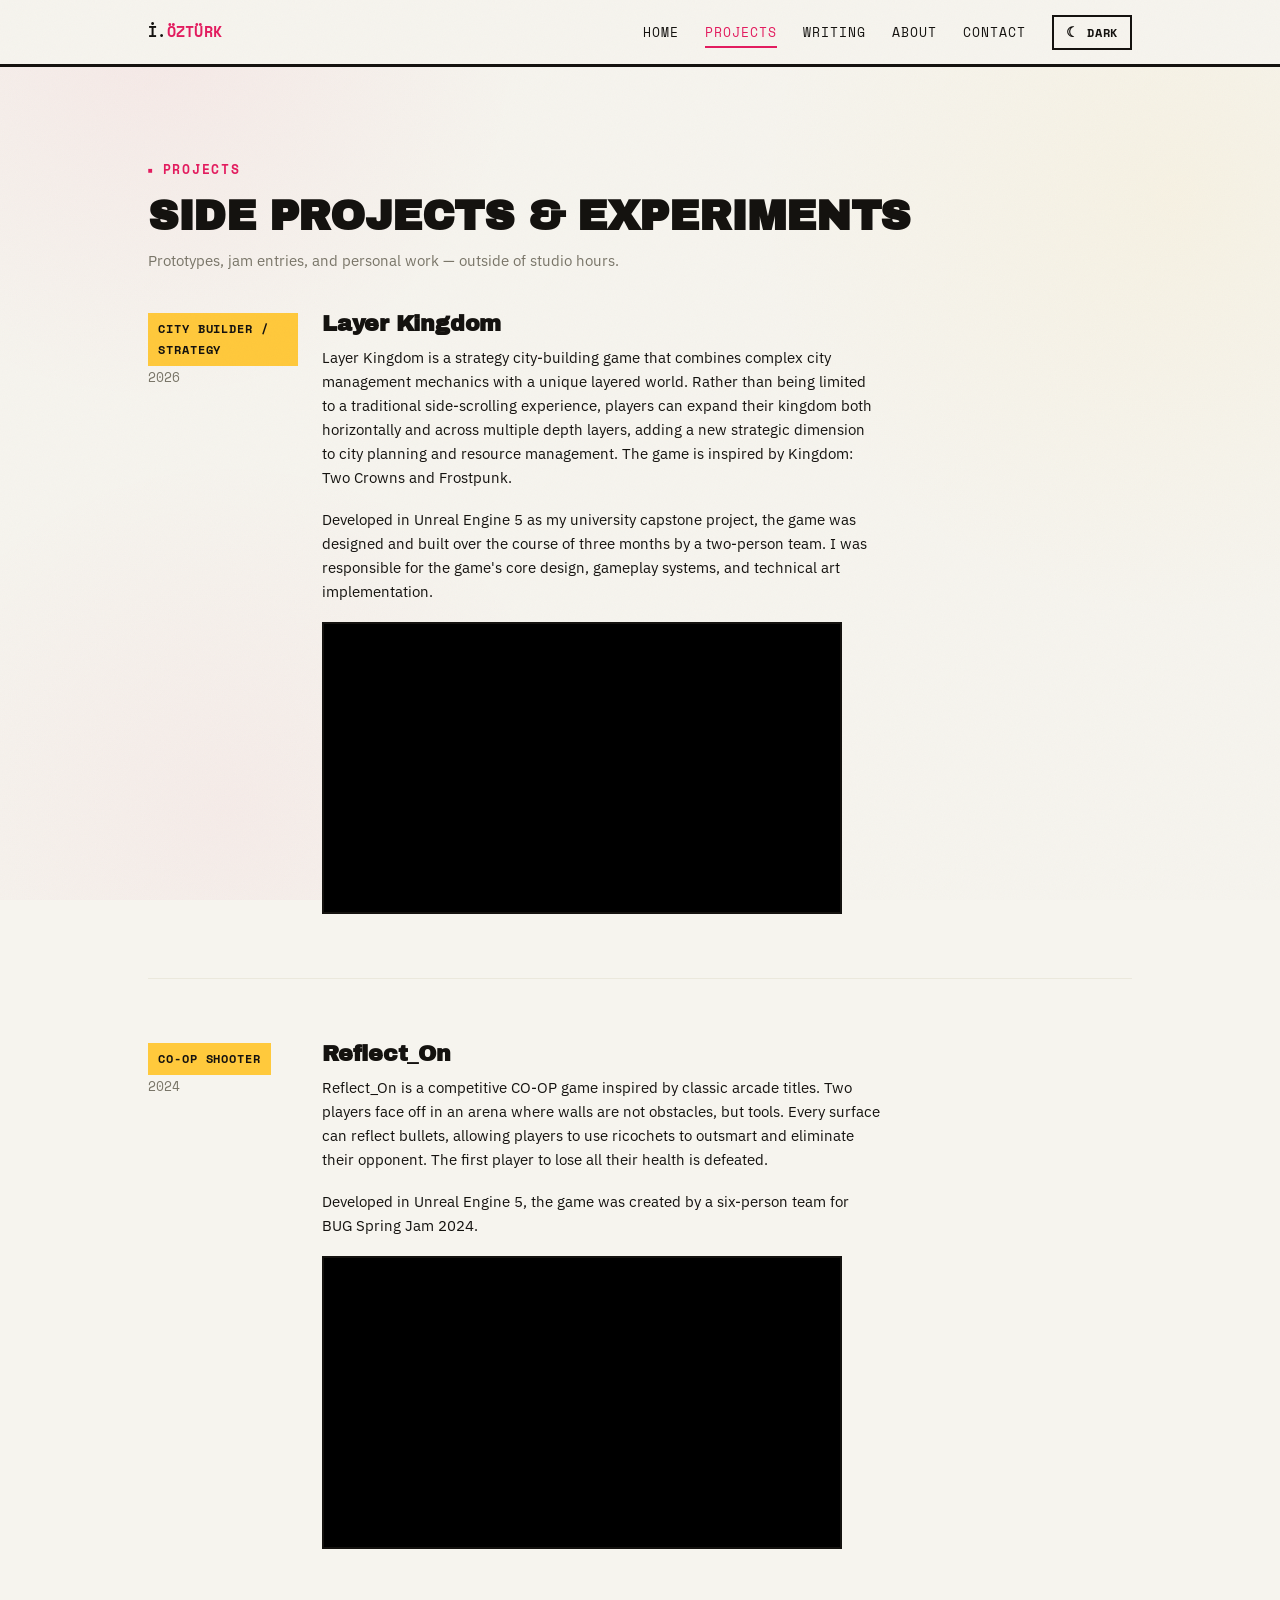
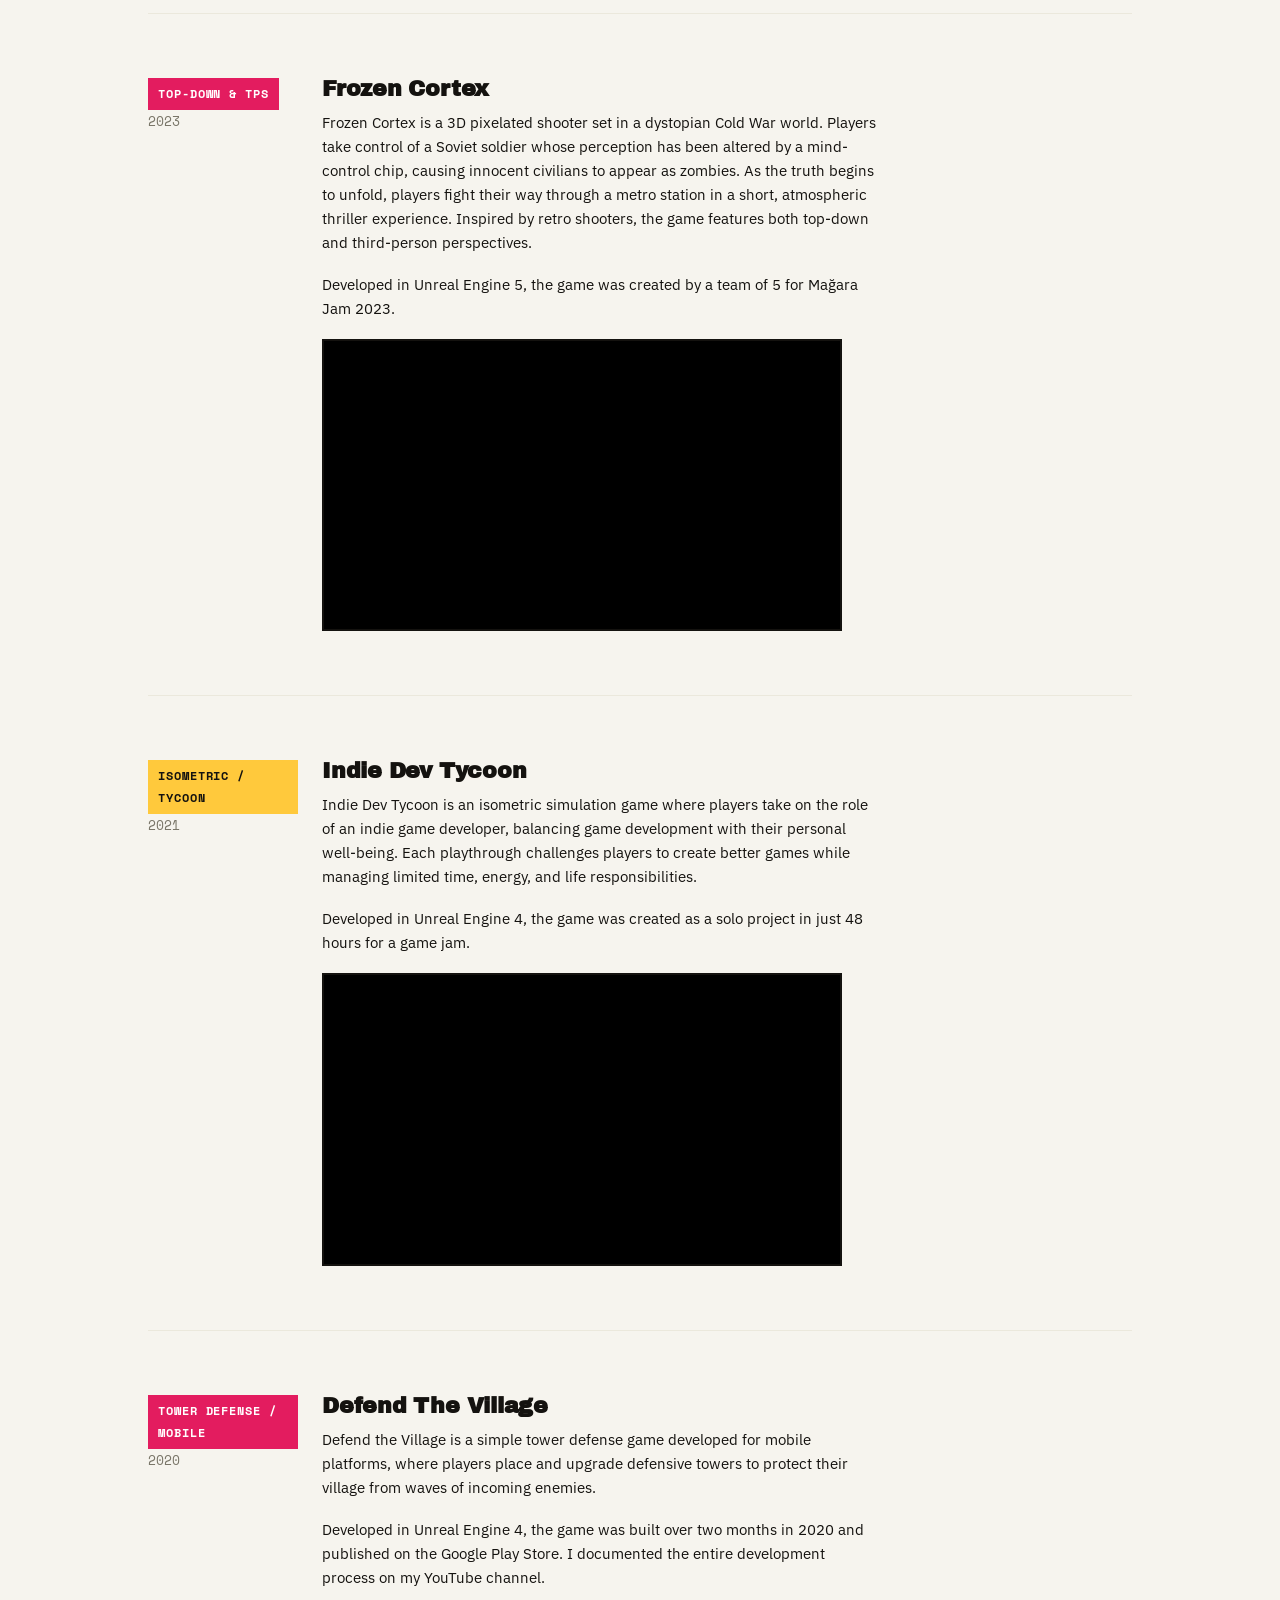
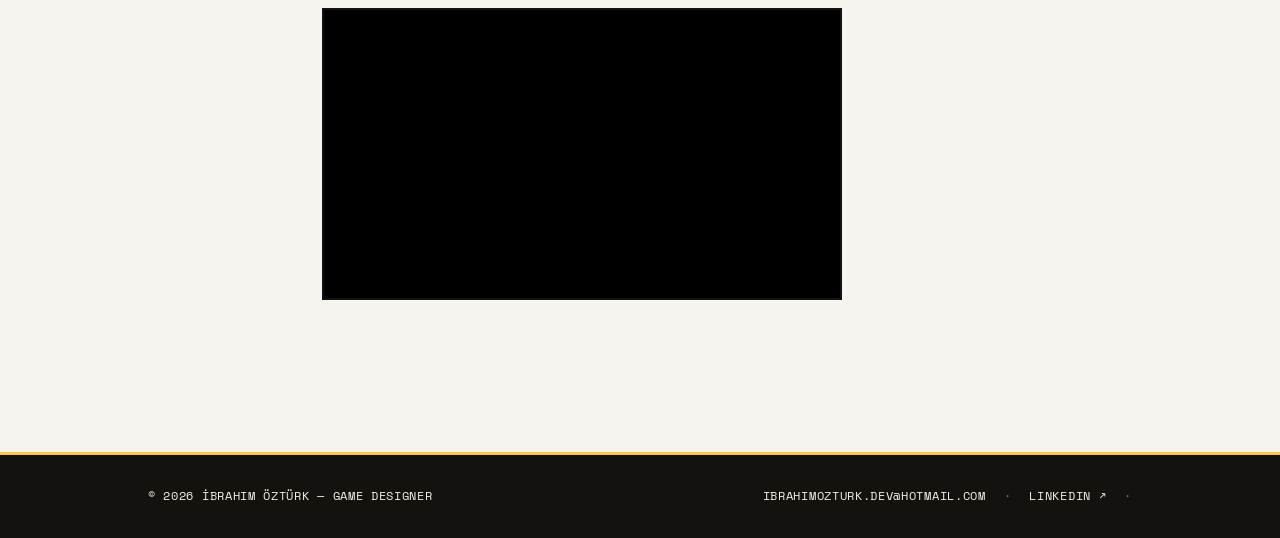
<file: projects.html>
<!DOCTYPE html>
<html lang="en">
<head>
<meta charset="UTF-8">
<script>(function(){try{var t=localStorage.getItem("ozturk-portfolio-theme");if(t!=="dark"&&t!=="light"){t=(window.matchMedia&&window.matchMedia("(prefers-color-scheme: dark)").matches)?"dark":"light";}document.documentElement.setAttribute("data-theme",t);}catch(e){document.documentElement.setAttribute("data-theme","light");}})();</script>
<script src="writings-data.js"></script>
<meta name="viewport" content="width=device-width, initial-scale=1.0">
<title>Projects — İbrahim Öztürk</title>
<meta name="description" content="Personal projects and experiments by İbrahim Öztürk, Game Designer & Director.">

<link rel="preconnect" href="https://fonts.googleapis.com">
<link rel="preconnect" href="https://fonts.gstatic.com" crossorigin>
<link href="https://fonts.googleapis.com/css2?family=Archivo+Black&family=IBM+Plex+Sans:wght@400;500;600;700&family=Space+Mono:wght@400;700&display=swap" rel="stylesheet">
<link rel="stylesheet" href="styles.css">
</head>
<body>
<a href="#main" class="skip-link">Skip to content</a>

<header class="nav">
  <div class="container">
    <a href="index.html" class="brand">İ.<span>ÖZTÜRK</span></a>
    <div class="nav-right">
      <ul>
        <li><a class="navlink" href="index.html">Home</a></li>
        <li><a class="navlink active" href="projects.html" aria-current="page">Projects</a></li>
        <li><a class="navlink" href="writing.html">Writing</a></li>
        <li><a class="navlink" href="about.html">About</a></li>
        <li><a class="navlink" href="contact.html">Contact</a></li>
      </ul>
      <button id="theme-toggle" class="theme-toggle" type="button" aria-pressed="false" aria-label="Toggle dark mode">
        <span class="theme-toggle-icon" aria-hidden="true">☾</span><span class="theme-toggle-label">Dark</span>
      </button>
    </div>
  </div>
</header>

<main id="main">
  <section class="projects">
    <div class="container">
      <div class="eyebrow">Projects</div>
      <h2 style="font-size:clamp(30px,5vw,42px); margin-bottom:10px;">Side Projects &amp; Experiments</h2>
      <p style="color:var(--muted); font-size:15px; max-width:56ch; margin-bottom:40px;">Prototypes, jam entries, and personal work — outside of studio hours.</p>

      <div class="project-list">

        <div class="project-row">
          <div class="project-meta">
            <span class="tag tag--dark">City Builder / Strategy</span><br>
            2026
          </div>
          <div>
            <h3>Layer Kingdom</h3>
            <p class="desc">Layer Kingdom is a strategy city-building game that combines complex city management mechanics with a unique layered world. Rather than being limited to a traditional side-scrolling experience, players can expand their kingdom both horizontally and across multiple depth layers, adding a new strategic dimension to city planning and resource management. The game is inspired by Kingdom: Two Crowns and Frostpunk.</p>
            <p class="desc">Developed in Unreal Engine 5 as my university capstone project, the game was designed and built over the course of three months by a two-person team. I was responsible for the game's core design, gameplay systems, and technical art implementation.</p>
            <div class="trailer">
            <iframe
              src="https://www.youtube.com/embed/5BhPqJtQ_vI?si=fBsNCHkJorMacVRp"
              title="Layer Kingdom — Trailer"
              allow="accelerometer; autoplay; clipboard-write; encrypted-media; gyroscope; picture-in-picture"
              allowfullscreen
              loading="lazy">
           </iframe>
          </div>
          </div>
        </div>


        <div class="project-row">
          <div class="project-meta">
            <span class="tag tag--dark">CO-OP Shooter</span><br>
            2024
          </div>
          <div>
            <h3>Reflect_On</h3>
            <p class="desc">Reflect_On is a competitive CO-OP game inspired by classic arcade titles. Two players face off in an arena where walls are not obstacles, but tools. Every surface can reflect bullets, allowing players to use ricochets to outsmart and eliminate their opponent. The first player to lose all their health is defeated.</p>
            <p class="desc">Developed in Unreal Engine 5, the game was created by a six-person team for BUG Spring Jam 2024.</p>
             <div class="trailer">
            <iframe
              src="https://www.youtube.com/embed/wXEJ3aPIo08?si=FZR9YKNmiFMdnBjG"
              title="ReflectOn — Trailer"
              allow="accelerometer; autoplay; clipboard-write; encrypted-media; gyroscope; picture-in-picture"
              allowfullscreen
              loading="lazy">
           </iframe>
          </div>
          </div>
        </div>

          <div class="project-row">
          <div class="project-meta">
            <span class="tag tag--pink">Top-down & TPS</span><br>
            2023
          </div>
          <div>
            <h3>Frozen Cortex</h3>
            <p class="desc">Frozen Cortex is a 3D pixelated shooter set in a dystopian Cold War world. Players take control of a Soviet soldier whose perception has been altered by a mind-control chip, causing innocent civilians to appear as zombies. As the truth begins to unfold, players fight their way through a metro station in a short, atmospheric thriller experience. Inspired by retro shooters, the game features both top-down and third-person perspectives.</p>
            <p class="desc">Developed in Unreal Engine 5, the game was created by a team of 5 for Mağara Jam 2023.</p>
            <div class="trailer">
            <iframe
              src="https://www.youtube.com/embed/om9WYsX5qQI?si=v_c05Es4aPbKGXU7&amp;start=9"
              title="Frozen_Cortex — Trailer"
              allow="accelerometer; autoplay; clipboard-write; encrypted-media; gyroscope; picture-in-picture"
              allowfullscreen
              loading="lazy">
           </iframe>
          </div>
          </div>
        </div>

        <div class="project-row">
          <div class="project-meta">
            <span class="tag tag--dark">Isometric / Tycoon</span><br>
            2021
          </div>
          <div>
            <h3>Indie Dev Tycoon</h3>
            <p class="desc">Indie Dev Tycoon is an isometric simulation game where players take on the role of an indie game developer, balancing game development with their personal well-being. Each playthrough challenges players to create better games while managing limited time, energy, and life responsibilities.</p>
            <p class="desc">Developed in Unreal Engine 4, the game was created as a solo project in just 48 hours for a game jam.</p>
             <div class="trailer">
            <iframe
              src="https://www.youtube.com/embed/1CXPMUJn9Qc?si=drc5Roz8FHnEUHWT"
              title="Indie_Dev_Tycoon — Gameplay"
              allow="accelerometer; autoplay; clipboard-write; encrypted-media; gyroscope; picture-in-picture"
              allowfullscreen
              loading="lazy">
           </iframe>
          </div>
          </div>
        </div>

        <div class="project-row">
          <div class="project-meta">
            <span class="tag tag--pink">Tower Defense / Mobile</span><br>
            2020
          </div>
          <div>
            <h3>Defend The Village</h3>
            <p class="desc">Defend the Village is a simple tower defense game developed for mobile platforms, where players place and upgrade defensive towers to protect their village from waves of incoming enemies.</p>
            <p class="desc">Developed in Unreal Engine 4, the game was built over two months in 2020 and published on the Google Play Store. I documented the entire development process on my YouTube channel.</p>
            <div class="trailer">
            <iframe
              src="https://www.youtube.com/embed/Wd9N5Jxb3UY?si=al9qIiZLE_bLkiAa"
              title="DefendTheVilalge — Gameplay"
              allow="accelerometer; autoplay; clipboard-write; encrypted-media; gyroscope; picture-in-picture"
              allowfullscreen
              loading="lazy">
           </iframe>
          </div>
          </div>
        </div>

      </div>
    </div>
  </section>
</main>

<footer>
  <div class="container">
    <span>© 2026 İbrahim Öztürk — Game Designer</span>
    <div class="footer-links">
      <a href="mailto:ibrahimozturk.dev@hotmail.com">ibrahimozturk.dev@hotmail.com</a>
      <span aria-hidden="true">·</span>
      <a href="https://linkedin.com/in/ozturkibrahim/" target="_blank" rel="noopener">LinkedIn ↗</a>
      <span aria-hidden="true">·</span>
    <!--  <a href="https://medium.com/@ibrahimozturk.dev" target="_blank" rel="noopener">Medium ↗</a> -->
    </div>
  </div>
</footer>

<script src="site.js"></script>
</body>
</html>
</file>
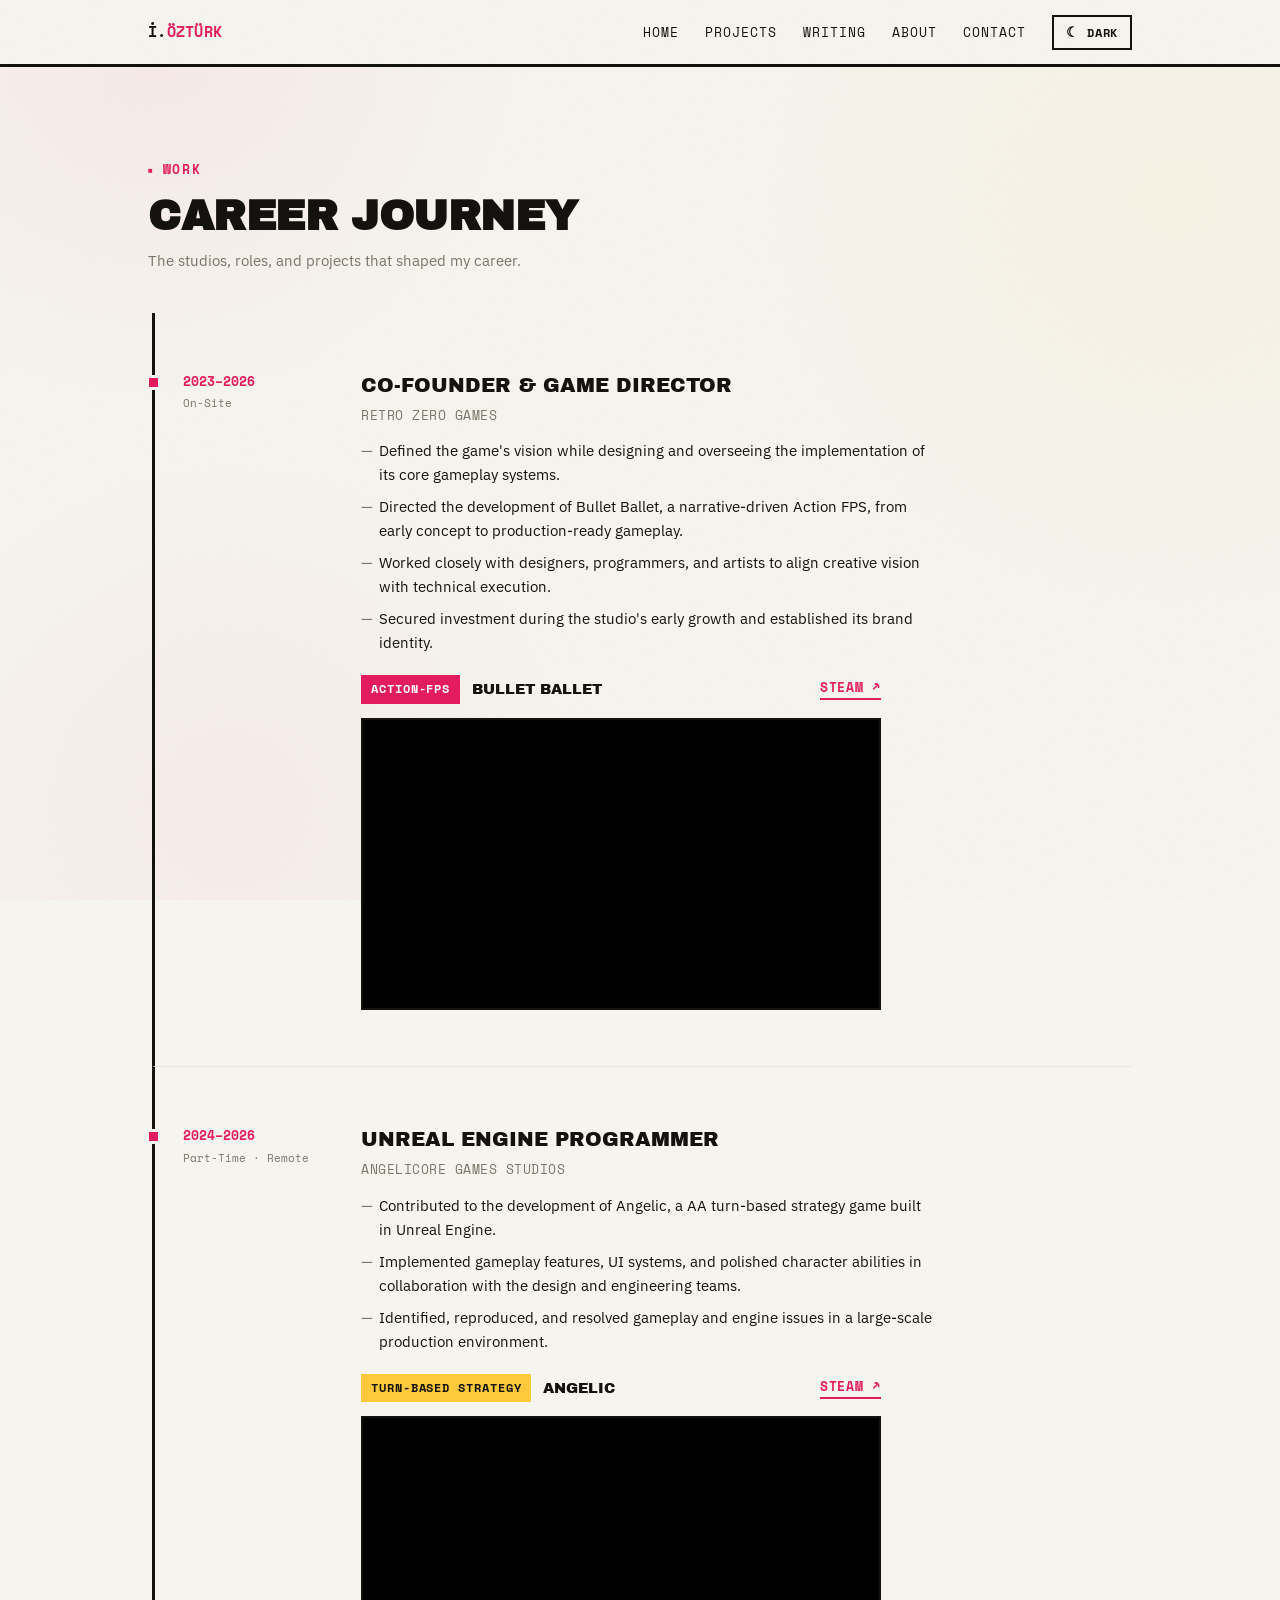
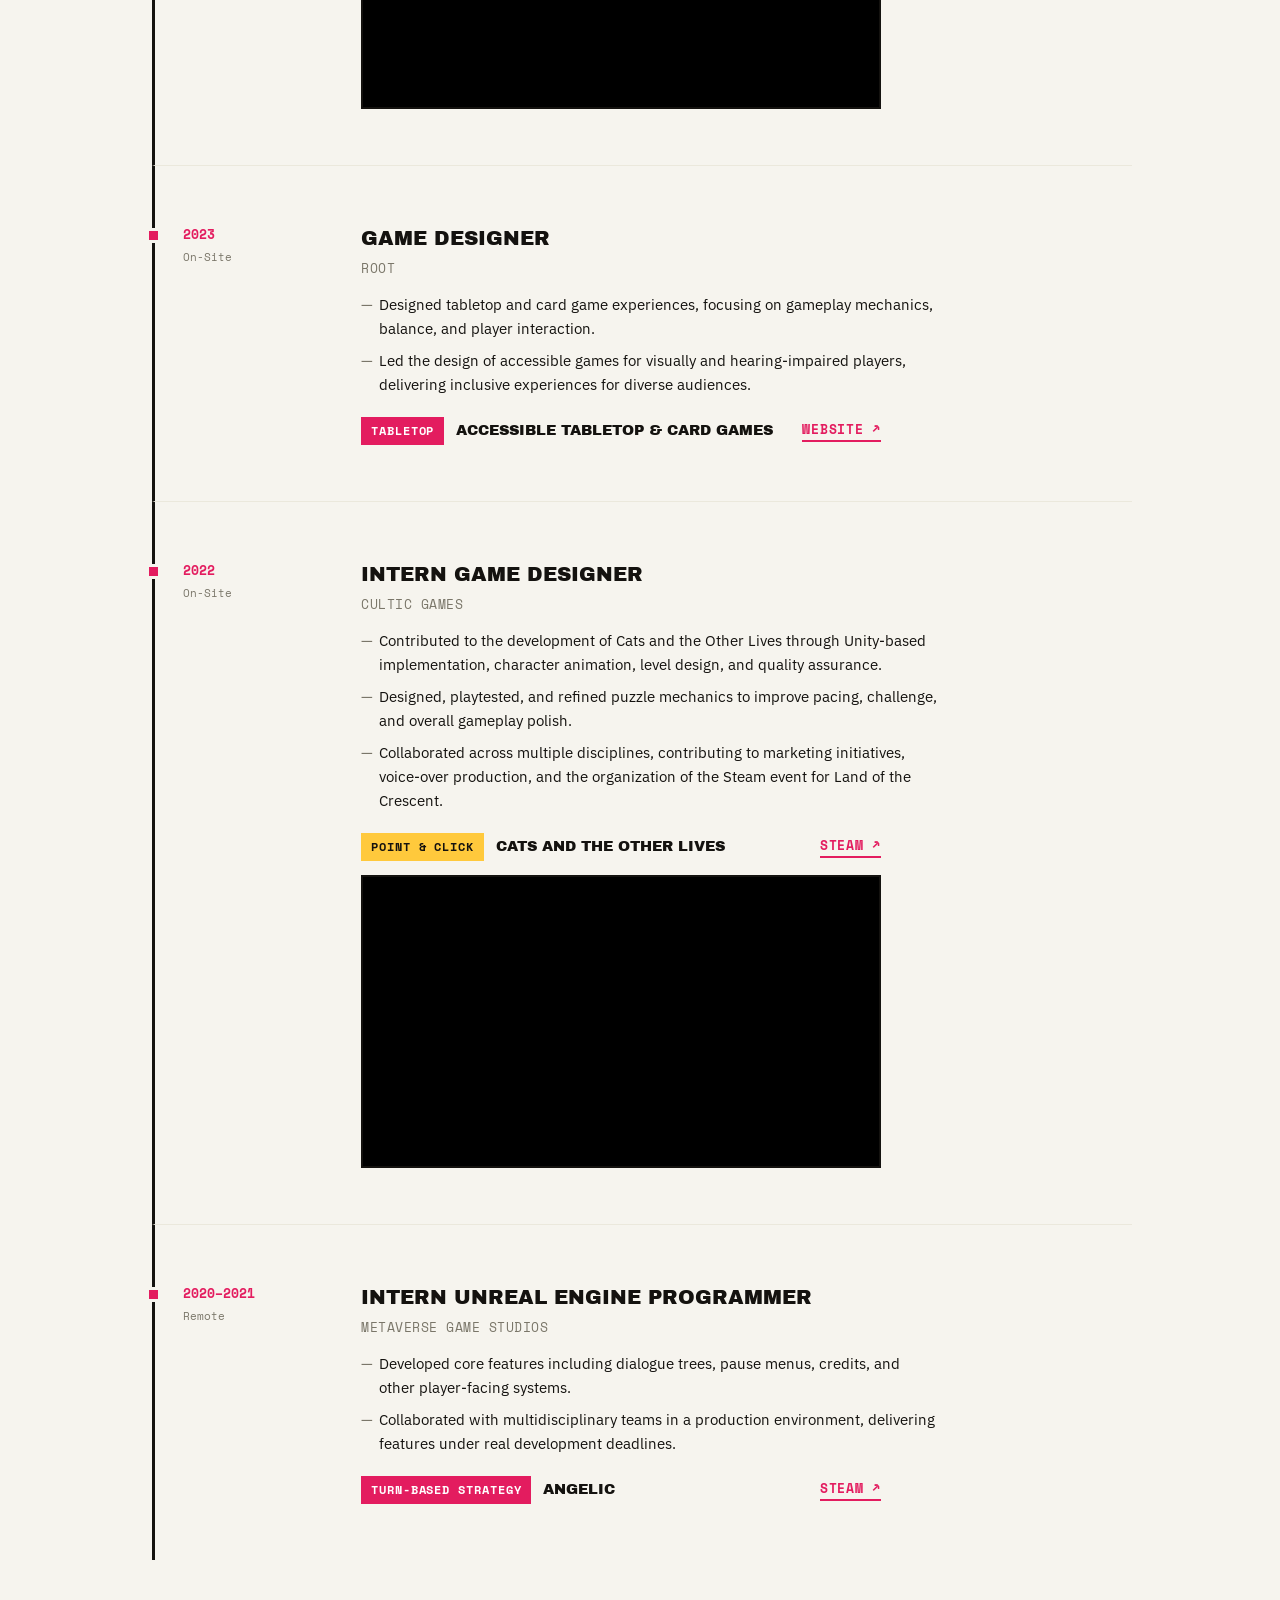
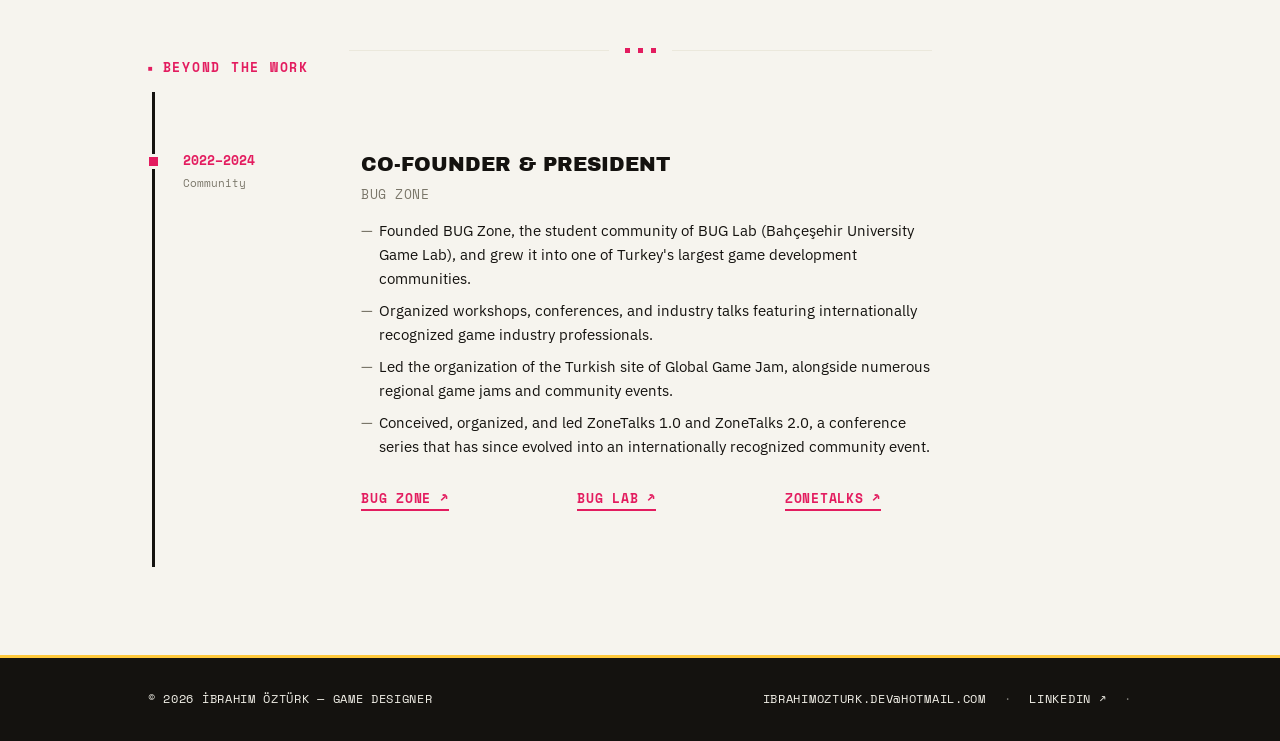
<file: work.html>
<!DOCTYPE html>
<html lang="en">
<head>
<meta charset="UTF-8">
<script>(function(){try{var t=localStorage.getItem("ozturk-portfolio-theme");if(t!=="dark"&&t!=="light"){t=(window.matchMedia&&window.matchMedia("(prefers-color-scheme: dark)").matches)?"dark":"light";}document.documentElement.setAttribute("data-theme",t);}catch(e){document.documentElement.setAttribute("data-theme","light");}})();</script>
<script src="writings-data.js"></script>
<meta name="viewport" content="width=device-width, initial-scale=1.0">
<title>Work — İbrahim Öztürk</title>
<meta name="description" content="Roles, shipped systems, and games — İbrahim Öztürk, Game Designer & Director.">

<link rel="preconnect" href="https://fonts.googleapis.com">
<link rel="preconnect" href="https://fonts.gstatic.com" crossorigin>
<link href="https://fonts.googleapis.com/css2?family=Archivo+Black&family=IBM+Plex+Sans:wght@400;500;600;700&family=Space+Mono:wght@400;700&display=swap" rel="stylesheet">
<link rel="stylesheet" href="styles.css">
</head>
<body>
<a href="#main" class="skip-link">Skip to content</a>

<header class="nav">
  <div class="container">
    <a href="index.html" class="brand">İ.<span>ÖZTÜRK</span></a>
    <div class="nav-right">
      <ul>
        <li><a class="navlink" href="index.html">Home</a></li>
        <li><a class="navlink" href="projects.html">Projects</a></li>
        <li><a class="navlink" href="writing.html">Writing</a></li>
        <li><a class="navlink" href="about.html">About</a></li>
        <li><a class="navlink" href="contact.html">Contact</a></li>
      </ul>
      <button id="theme-toggle" class="theme-toggle" type="button" aria-pressed="false" aria-label="Toggle dark mode">
        <span class="theme-toggle-icon" aria-hidden="true">☾</span><span class="theme-toggle-label">Dark</span>
      </button>
    </div>
  </div>
</header>

<main id="main">
  <section class="experience" id="experience">
    <div class="container">
      <div class="eyebrow">Work</div>
      <h2 style="font-size:clamp(30px,5vw,42px); margin-bottom:10px;">Career Journey</h2>
      <p style="color:var(--muted); font-size:15px; max-width:56ch; margin-bottom:40px;">The studios, roles, and projects that shaped my career.</p>

      <div class="exp-item">
        <div class="exp-date">2023–2026<small>On-Site</small></div>
        <div>
          <div class="exp-role">Co-Founder &amp; Game Director</div>
          <div class="exp-company">Retro Zero Games</div>
          <ul class="exp-bullets">
            <li>Defined the game's vision while designing and overseeing the implementation of its core gameplay systems.</li>
            <li>Directed the development of Bullet Ballet, a narrative-driven Action FPS, from early concept to production-ready gameplay.</li>
            <li>Worked closely with designers, programmers, and artists to align creative vision with technical execution.</li>
            <li>Secured investment during the studio's early growth and established its brand identity.</li>
          </ul>
          <div class="exp-project">
            <span class="tag tag--pink">Action-FPS</span>
            <span class="proj-title">Bullet Ballet</span>
            <a href="https://store.steampowered.com/app/3184420/Bullet_Ballet/" target="_blank" rel="noopener" class="read-link">Steam ↗</a>
          </div>
          <div class="trailer">
            <iframe
              src="https://www.youtube.com/embed/9Dwm-hJp4zE"
              title="Bullet Ballet — Trailer"
              allow="accelerometer; autoplay; clipboard-write; encrypted-media; gyroscope; picture-in-picture"
              allowfullscreen
              loading="lazy">
           </iframe>
          </div>
        </div>
      </div>

      <div class="exp-item">
        <div class="exp-date">2024–2026<small>Part-Time · Remote</small></div>
        <div>
          <div class="exp-role">Unreal Engine Programmer</div>
          <div class="exp-company">Angelicore Games Studios</div>
          <ul class="exp-bullets">
            <li>Contributed to the development of Angelic, a AA turn-based strategy game built in Unreal Engine.</li>
            <li>Implemented gameplay features, UI systems, and polished character abilities in collaboration with the design and engineering teams.</li>
            <li>Identified, reproduced, and resolved gameplay and engine issues in a large-scale production environment.</li>
          </ul>
          <div class="exp-project">
            <span class="tag tag--dark">Turn-Based Strategy</span>
            <span class="proj-title">Angelic</span>
            <a href="https://store.steampowered.com/app/1440570/Angelic_Dark_Symphony/" target="_blank" rel="noopener" class="read-link">Steam ↗</a>
          </div>
          <div class="trailer">
            <iframe
              src="https://www.youtube.com/embed/W0YEQm-Z_p4?si=zGv3DkUniFKO27eB"
              title="Angelic_Dark_Symphony — Trailer"
              allow="accelerometer; autoplay; clipboard-write; encrypted-media; gyroscope; picture-in-picture"
              allowfullscreen
              loading="lazy">
           </iframe>
          </div>
        </div>
      </div>

      <div class="exp-item">
        <div class="exp-date">2023<small>On-Site</small></div>
        <div>
          <div class="exp-role">Game Designer</div>
          <div class="exp-company">ROOT</div>
          <ul class="exp-bullets">
            <li>Designed tabletop and card game experiences, focusing on gameplay mechanics, balance, and player interaction.</li>
            <li>Led the design of accessible games for visually and hearing-impaired players, delivering inclusive experiences for diverse audiences.</li>
          </ul>
          <div class="exp-project">
            <span class="tag tag--pink">Tabletop</span>
            <span class="proj-title">Accessible Tabletop &amp; Card Games</span>
            <a href="https://root.work/en" target="_blank" rel="noopener" class="read-link">Website ↗</a>
          </div>
        </div>
      </div>

      <div class="exp-item">
        <div class="exp-date">2022<small>On-Site</small></div>
        <div>
          <div class="exp-role">Intern Game Designer</div>
          <div class="exp-company">Cultic Games</div>
          <ul class="exp-bullets">
            <li>Contributed to the development of Cats and the Other Lives through Unity-based implementation, character animation, level design, and quality assurance.</li>
            <li>Designed, playtested, and refined puzzle mechanics to improve pacing, challenge, and overall gameplay polish.</li>
            <li>Collaborated across multiple disciplines, contributing to marketing initiatives, voice-over production, and the organization of the Steam event for Land of the Crescent.</li>
          </ul>
          <div class="exp-project">
            <span class="tag tag--dark">Point & Click</span>
            <span class="proj-title">Cats and the Other Lives</span>
            <a href="https://store.steampowered.com/app/1360390/Cats_and_the_Other_Lives/" target="_blank" rel="noopener" class="read-link">Steam ↗</a>
          </div>
          <div class="trailer">
            <iframe
              src="https://www.youtube.com/embed/3hlKDDF0r68?si=S8g46KamS3I33nbN"
              title="Cats and the Other Lives — Trailer"
              allow="accelerometer; autoplay; clipboard-write; encrypted-media; gyroscope; picture-in-picture"
              allowfullscreen
              loading="lazy">
           </iframe>
          </div>
        </div>
      </div>

      <div class="exp-item">
        <div class="exp-date">2020–2021<small>Remote</small></div>
        <div>
          <div class="exp-role">Intern Unreal Engine Programmer</div>
          <div class="exp-company">Metaverse Game Studios</div>
          <ul class="exp-bullets">
            <li>Developed core features including dialogue trees, pause menus, credits, and other player-facing systems.</li>
            <li>Collaborated with multidisciplinary teams in a production environment, delivering features under real development deadlines.</li>
          </ul>
          <div class="exp-project">
            <span class="tag tag--pink">Turn-Based Strategy</span>
            <span class="proj-title">Angelic</span>
            <a href="https://store.steampowered.com/app/1440570/Angelic_Dark_Symphony/" target="_blank" rel="noopener" class="read-link">Steam ↗</a>
          </div>
        </div>
      </div>

    </div>
  </section>

  <div class="section-break" aria-hidden="true"><span class="rule"></span><span class="marks"><i></i><i></i><i></i></span><span class="rule"></span></div>

  <section class="community tight-top">
    <div class="container">
      <div class="eyebrow">Beyond the work</div>
      <div class="exp-item">
        <div class="exp-date">2022–2024<small>Community</small></div>
        <div>
          <div class="exp-role">Co-Founder &amp; President</div>
          <div class="exp-company">BUG Zone</div>
          <ul class="exp-bullets">
            <li>Founded BUG Zone, the student community of BUG Lab (Bahçeşehir University Game Lab), and grew it into one of Turkey's largest game development communities.</li>
            <li>Organized workshops, conferences, and industry talks featuring internationally recognized game industry professionals.</li>
            <li>Led the organization of the Turkish site of Global Game Jam, alongside numerous regional game jams and community events.</li>
            <li>Conceived, organized, and led ZoneTalks 1.0 and ZoneTalks 2.0, a conference series that has since evolved into an internationally recognized community event.</li>
          </ul>
          <div class="link-row">
            <a href="https://www.instagram.com/buglabzone/" target="_blank" rel="noopener" class="read-link">BUG Zone ↗</a>
            <a href="https://buglab.ist/en/about-us" target="_blank" rel="noopener" class="read-link">BUG Lab ↗</a>
            <a href="https://www.instagram.com/zone_talks/" target="_blank" rel="noopener" class="read-link">ZoneTalks ↗</a>
          </div>
        </div>
      </div>
    </div>
  </section>
</main>

<footer>
  <div class="container">
    <span>© 2026 İbrahim Öztürk — Game Designer</span>
    <div class="footer-links">
      <a href="mailto:ibrahimozturk.dev@hotmail.com">ibrahimozturk.dev@hotmail.com</a>
      <span aria-hidden="true">·</span>
      <a href="https://linkedin.com/in/ozturkibrahim/" target="_blank" rel="noopener">LinkedIn ↗</a>
      <span aria-hidden="true">·</span>
    <!--  <a href="https://medium.com/@ibrahimozturk.dev" target="_blank" rel="noopener">Medium ↗</a> -->
    </div>
  </div>
</footer>

<script src="site.js"></script>
</body>
</html>
</file>
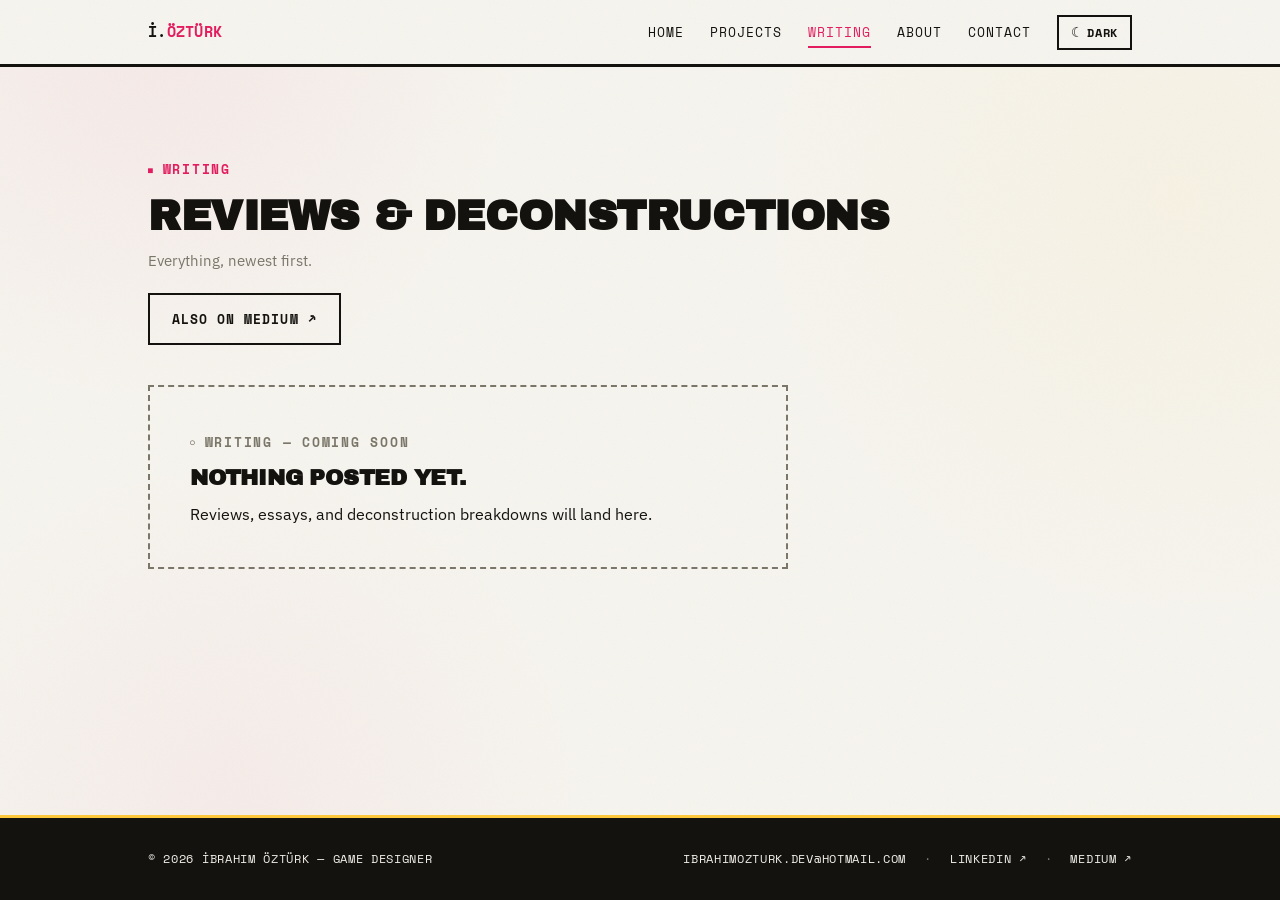
<file: writing.html>
<!DOCTYPE html>
<html lang="en">
<head>
<meta charset="UTF-8">
<script>(function(){try{var t=localStorage.getItem("ozturk-portfolio-theme");if(t!=="dark"&&t!=="light"){t=(window.matchMedia&&window.matchMedia("(prefers-color-scheme: dark)").matches)?"dark":"light";}document.documentElement.setAttribute("data-theme",t);}catch(e){document.documentElement.setAttribute("data-theme","light");}})();</script>
<script src="writings-data.js"></script>
<meta name="viewport" content="width=device-width, initial-scale=1.0">
<title>Writing — İbrahim Öztürk</title>
<meta name="description" content="Reviews, essays, and deconstruction breakdowns by İbrahim Öztürk.">

<link rel="preconnect" href="https://fonts.googleapis.com">
<link rel="preconnect" href="https://fonts.gstatic.com" crossorigin>
<link href="https://fonts.googleapis.com/css2?family=Archivo+Black&family=IBM+Plex+Sans:wght@400;500;600;700&family=Space+Mono:wght@400;700&display=swap" rel="stylesheet">
<link rel="stylesheet" href="styles.css">
</head>
<body>
<a href="#main" class="skip-link">Skip to content</a>

<header class="nav">
  <div class="container">
    <a href="index.html" class="brand">İ.<span>ÖZTÜRK</span></a>
    <div class="nav-right">
      <ul>
        <li><a class="navlink" href="index.html">Home</a></li>
        <li><a class="navlink" href="projects.html">Projects</a></li>
        <li><a class="navlink active" href="writing.html" aria-current="page">Writing</a></li>
        <li><a class="navlink" href="about.html">About</a></li>
        <li><a class="navlink" href="contact.html">Contact</a></li>
      </ul>
      <button id="theme-toggle" class="theme-toggle" type="button" aria-pressed="false" aria-label="Toggle dark mode">
        <span class="theme-toggle-icon" aria-hidden="true">☾</span><span class="theme-toggle-label">Dark</span>
      </button>
    </div>
  </div>
</header>

<main id="main">
  <section class="writing-full">
    <div class="container">
      <div class="eyebrow">Writing</div>
      <h2 style="font-size:clamp(30px,5vw,42px); margin-bottom:10px;">Reviews &amp; Deconstructions</h2>
      <p style="color:var(--muted); font-size:15px; max-width:56ch; margin-bottom:20px;">Everything, newest first.</p>
      <a href="https://medium.com/@ibrahimozturk.dev" target="_blank" rel="noopener" class="btn" style="margin-bottom:40px;">Also on Medium ↗</a>
      <div id="writing-full"></div>
    </div>
  </section>
</main>

<footer>
  <div class="container">
    <span>© 2026 İbrahim Öztürk — Game Designer</span>
    <div class="footer-links">
      <a href="mailto:ibrahimozturk.dev@hotmail.com">ibrahimozturk.dev@hotmail.com</a>
      <span aria-hidden="true">·</span>
      <a href="https://linkedin.com/in/ozturkibrahim/" target="_blank" rel="noopener">LinkedIn ↗</a>
      <span aria-hidden="true">·</span>
      <a href="https://medium.com/@ibrahimozturk.dev" target="_blank" rel="noopener">Medium ↗</a>
    </div>
  </div>
</footer>

<script src="site.js"></script>
<script>renderWritingList('writing-full');</script>
</body>
</html>
</file>
<file: styles.css>
:root{
  --jet:#14120F;
  --ink:#14120F;
  --paper:#F6F4EE;
  --paper-alt:#EBE8DC;
  --riot:#E31C5F;
  --tape:#FFC93C;
  --muted:#7A7669;
  --line: 3px;
}
:root[data-theme="dark"]{
  --ink:#F3F1E9;
  --paper:#131110;
  --paper-alt:#201C16;
  --riot:#FF3B72;
  --muted:#A39E8C;
}

*,*::before,*::after{ box-sizing:border-box; }
html{ scroll-behavior:smooth; height:100%; }
body{
  margin:0;
  min-height:100%;
  display:flex;
  flex-direction:column;
  background-color:var(--paper);
  background-image:
    radial-gradient(620px circle at 12% 4%, rgba(227,28,95,.05), transparent 60%),
    radial-gradient(680px circle at 92% 22%, rgba(255,201,60,.06), transparent 62%),
    radial-gradient(600px circle at 18% 90%, rgba(227,28,95,.04), transparent 60%);
  background-repeat:no-repeat;
  background-attachment:fixed;
  color:var(--ink);
  font-family:'IBM Plex Sans', sans-serif;
  font-size:16px;
  line-height:1.6;
  -webkit-font-smoothing:antialiased;
  transition:background-color .25s ease, color .25s ease;
}
:root[data-theme="dark"] body{
  background-image:
    radial-gradient(620px circle at 12% 4%, rgba(255,59,114,.11), transparent 60%),
    radial-gradient(680px circle at 92% 22%, rgba(255,201,60,.08), transparent 62%),
    radial-gradient(600px circle at 18% 90%, rgba(255,59,114,.09), transparent 60%);
}
main{ flex:1 0 auto; }

body::before{
  content:"";
  position:fixed;
  inset:0;
  z-index:999;
  pointer-events:none;
  opacity:.035;
  mix-blend-mode:multiply;
  background-image:url("data:image/svg+xml,%3Csvg xmlns='http://www.w3.org/2000/svg' width='200' height='200'%3E%3Cfilter id='n'%3E%3CfeTurbulence type='fractalNoise' baseFrequency='0.85' numOctaves='2' stitchTiles='stitch'/%3E%3C/filter%3E%3Crect width='100%25' height='100%25' filter='url(%23n)'/%3E%3C/svg%3E");
}

h1,h2,h3{ margin:0; font-family:'Archivo Black', sans-serif; text-transform:uppercase; line-height:1.05; letter-spacing:-0.01em; }
p{ margin:0; }
a{ color:inherit; }
ul{ margin:0; padding:0; list-style:none; }

.container{ max-width:1040px; margin:0 auto; padding:0 28px; }
.eyebrow{
  font-family:'Space Mono', monospace;
  text-transform:uppercase;
  letter-spacing:.14em;
  font-size:12.5px;
  color:var(--riot);
  font-weight:700;
  display:inline-flex;
  align-items:center;
  gap:8px;
  margin-bottom:14px;
}
.eyebrow::before{ content:"■"; font-size:8px; }

.skip-link{
  position:absolute; left:-999px; top:0;
  background:var(--ink); color:var(--paper); padding:10px 16px;
  font-family:'Space Mono',monospace; z-index:1001;
}
.skip-link:focus{ left:12px; top:12px; }

a:focus-visible, button:focus-visible{
  outline:3px solid var(--riot);
  outline-offset:3px;
}

/* ---------- NAV ---------- */
.nav{
  position:sticky; top:0; z-index:100;
  background:var(--paper);
  border-bottom:var(--line) solid var(--ink);
}
.nav .container{
  display:flex; align-items:center; justify-content:space-between;
  height:64px;
}
.nav .brand{
  font-family:'Space Mono', monospace;
  font-weight:700;
  letter-spacing:.02em;
  font-size:14.5px;
  text-decoration:none;
  white-space:nowrap;
}
.nav .brand span{ color:var(--riot); }
.nav-right{ display:flex; align-items:center; gap:26px; }
.nav ul{ display:flex; gap:26px; }
.nav a.navlink{
  font-family:'Space Mono', monospace;
  text-transform:uppercase;
  font-size:12.5px;
  letter-spacing:.08em;
  text-decoration:none;
  padding-bottom:4px;
  border-bottom:2px solid transparent;
  transition:border-color .15s ease, color .15s ease;
}
.nav a.navlink:hover{ border-color:var(--riot); color:var(--riot); }
.nav a.navlink.active{ border-color:var(--riot); color:var(--riot); }

.theme-toggle{
  display:inline-flex; align-items:center; gap:7px;
  font-family:'Space Mono', monospace;
  text-transform:uppercase;
  font-size:12px; font-weight:700; letter-spacing:.06em;
  border:2px solid var(--ink);
  background:transparent;
  color:var(--ink);
  padding:7px 12px;
  cursor:pointer;
  transition:background-color .15s ease, color .15s ease;
}
.theme-toggle:hover{ background:var(--ink); color:var(--paper); }
.theme-toggle-icon{ font-size:14px; line-height:1; }

@media (prefers-reduced-motion: reduce){
  html{ scroll-behavior:auto; }
  body{ transition:none; }
}

section{ padding:88px 0; }
section.tight-top{ padding-top:0; }
section.section-alt{ background:var(--paper-alt); }

.section-break{
  display:flex; align-items:center; justify-content:center; gap:16px;
  max-width:1040px; margin:0 auto; padding:0 28px;
}
.section-break .rule{ flex:1; height:1px; background:var(--paper-alt); max-width:260px; }
.section-break .marks{ display:flex; gap:8px; flex-shrink:0; }
.section-break .marks i{ width:5px; height:5px; background:var(--riot); display:block; }

/* ---------- HERO ---------- */
.hero{ padding-top:76px; padding-bottom:76px; }
.hero h1{
  font-size:clamp(48px, 10vw, 104px);
  margin:6px 0 18px;
}
.hero .subtitle{
  display:inline-block;
  font-family:'Space Mono', monospace;
  text-transform:uppercase;
  font-weight:700;
  font-size:15px;
  letter-spacing:.1em;
  background:var(--tape);
  color:var(--jet);
  padding:4px 10px;
  margin-bottom:24px;
  transform:rotate(-1deg);
}
.hero .bio{
  max-width:600px;
  font-size:18px;
  color:var(--ink);
  margin-bottom:36px;
}
.hero .cta-row{ display:flex; flex-wrap:wrap; align-items:center; gap:18px; }

.btn{
  display:inline-flex; align-items:center; gap:8px;
  font-family:'Space Mono', monospace;
  text-transform:uppercase;
  font-size:13px; letter-spacing:.08em; font-weight:700;
  text-decoration:none;
  padding:14px 22px;
  border:2px solid var(--ink);
  background:transparent;
  transition:background .15s ease, color .15s ease, transform .15s ease;
  cursor:pointer;
}
.btn:hover{ background:var(--ink); color:var(--paper); transform:translate(-2px,-2px); }
.btn.primary{ background:var(--ink); color:var(--paper); }
.btn.primary:hover{ background:var(--riot); border-color:var(--riot); color:#fff; }

.stamp{
  font-family:'Space Mono', monospace;
  text-transform:uppercase;
  font-size:12px; font-weight:700; letter-spacing:.1em;
  border:2px dashed var(--riot);
  color:var(--riot);
  padding:10px 16px;
  border-radius:50%/40%;
  transform:rotate(-7deg);
  display:inline-block;
}
.hero .stamp{ margin-top:34px; }

/* ---------- ABOUT ---------- */
.about-heading{ font-size:clamp(30px,4vw,42px); margin-bottom:36px; max-width:18ch; }
.about-grid{
  display:grid;
  grid-template-columns:1.1fr .9fr;
  gap:64px;
}
.about p{ font-size:16.5px; margin-bottom:16px; max-width:56ch; }
.about .highlights{ margin-top:24px; }
.about .highlights li{
  position:relative;
  padding-left:22px;
  margin-bottom:12px;
  font-size:15.5px;
}
.about .highlights li::before{
  content:"›"; position:absolute; left:0; color:var(--riot); font-weight:700;
}

.patches{ display:flex; flex-wrap:wrap; gap:10px; margin-top:8px; }
.patch{
  font-family:'Space Mono', monospace;
  font-size:12px; text-transform:uppercase; letter-spacing:.04em; font-weight:700;
  border:1.5px dashed var(--ink);
  padding:7px 12px;
  background:var(--paper-alt);
  transition:transform .15s ease, box-shadow .15s ease;
}
.patch:nth-child(odd){ transform:rotate(-1.5deg); }
.patch:nth-child(even){ transform:rotate(1.5deg); }
.patch:hover{ transform:rotate(0) translateY(-2px); box-shadow:3px 3px 0 var(--riot); }

.about-side .block{ margin-bottom:30px; }
.about-side h3{
  font-family:'Space Mono', monospace;
  text-transform:uppercase;
  font-size:12.5px; letter-spacing:.12em;
  color:var(--muted);
  margin-bottom:12px;
  font-weight:700;
}
.lang-row{ display:flex; justify-content:space-between; font-size:14.5px; padding:8px 0; border-bottom:1px solid var(--paper-alt); }
.lang-row span:last-child{ font-family:'Space Mono', monospace; color:var(--muted); }

/* ---------- WORK / EXPERIENCE ---------- */
.exp-item{
  display:grid;
  grid-template-columns:150px 1fr;
  gap:28px;
  padding:56px 0;
  border-left:var(--line) solid var(--ink);
  padding-left:28px;
  position:relative;
  margin-left:4px;
}
.exp-item + .exp-item{ border-top:1px solid var(--paper-alt); }
.exp-item::before{
  content:"";
  position:absolute;
  left:-9px; top:62px;
  width:15px; height:15px;
  background:var(--riot);
  border:3px solid var(--paper);
}
.exp-date{
  font-family:'Space Mono', monospace;
  font-size:13px; font-weight:700;
  color:var(--riot);
  padding-top:2px;
}
.exp-date small{ display:block; color:var(--muted); font-weight:400; margin-top:4px; }
.exp-role{ font-family:'Archivo Black', sans-serif; font-size:20px; text-transform:uppercase; margin-bottom:4px; }
.exp-company{ font-family:'Space Mono', monospace; font-size:13px; color:var(--muted); text-transform:uppercase; letter-spacing:.04em; margin-bottom:14px; }
.exp-bullets li{ position:relative; padding-left:18px; font-size:15px; margin-bottom:8px; max-width:64ch; }
.exp-bullets li::before{ content:"—"; position:absolute; left:0; color:var(--muted); }

.exp-project{ margin-top:20px; display:flex; align-items:center; gap:12px; flex-wrap:wrap; max-width:520px; }
.exp-project .proj-title{ font-family:'Archivo Black', sans-serif; font-size:14.5px; text-transform:uppercase; }
.exp-project a.read-link{ margin-left:auto; }

.trailer{
  margin-top:14px;
  border:2px dashed var(--muted);
  aspect-ratio:16/9;
  max-width:520px;
  display:flex;
  align-items:center;
  justify-content:center;
  background:var(--paper-alt);
  overflow:hidden;
}
.trailer:has(iframe), .trailer:has(video){
  border-style:solid;
  border-color:var(--ink);
  background:#000;
}
.trailer iframe, .trailer video{
  width:100%;
  height:100%;
  border:0;
  display:block;
}
.trailer-label{
  font-family:'Space Mono', monospace;
  text-transform:uppercase;
  font-size:12px; letter-spacing:.08em; font-weight:700;
  color:var(--muted);
  display:flex; align-items:center; gap:8px;
}
.trailer-label .play{ font-size:15px; color:var(--riot); }

/* ---------- TAGS (shared: work projects + writing categories) ---------- */
.tag{
  display:inline-block;
  font-family:'Space Mono', monospace;
  font-size:11.5px; font-weight:700; text-transform:uppercase; letter-spacing:.08em;
  padding:5px 10px;
}
.tag--dark{ background:var(--tape); color:var(--jet); }
.tag--pink{ background:var(--riot); color:#fff; }

/* ---------- CARD GRID (home writing preview) ---------- */
.card-grid{ display:grid; grid-template-columns:1fr; gap:2px; background:var(--ink); border:2px solid var(--ink); }
.card-grid.cols-3{ grid-template-columns:repeat(3,1fr); }
.card{
  background:var(--paper);
  padding:28px;
  display:block;
  text-decoration:none;
  color:var(--ink);
  transition:background-color .15s ease;
}
a.card:hover{ background:var(--paper-alt); }
.card h3{ font-size:19px; margin:14px 0 8px; text-transform:none; }
.card .meta{ font-family:'Space Mono', monospace; font-size:11.5px; color:var(--muted); text-transform:uppercase; letter-spacing:.03em; margin-bottom:10px; }
.card p.desc{ font-size:14.5px; }

/* ---------- WRITING FULL LIST ---------- */
.writing-list{ display:flex; flex-direction:column; }
.writing-row{
  padding:30px 0;
  border-bottom:1px solid var(--paper-alt);
  display:grid;
  grid-template-columns:150px 1fr;
  gap:24px;
}
.writing-row:first-child{ padding-top:0; }
.writing-row:last-child{ border-bottom:none; }
.writing-meta{ font-family:'Space Mono', monospace; font-size:12.5px; color:var(--muted); line-height:1.9; }
.writing-row h3{ font-size:21px; margin-bottom:8px; text-transform:none; }
.writing-row p.excerpt{ font-size:15px; max-width:62ch; margin-bottom:10px; }
a.read-link{
  font-family:'Space Mono', monospace;
  font-size:12.5px; text-transform:uppercase; letter-spacing:.06em; font-weight:700;
  color:var(--riot);
  text-decoration:none;
  border-bottom:2px solid var(--riot);
}
.link-row{
  display:flex;
  justify-content:space-between;
  align-items:center;
  flex-wrap:wrap;
  gap:14px;
  margin-top:30px;
  max-width:520px;
}

/* ---------- WRITING EMPTY STATE ---------- */
.writing-empty{
  border:2px dashed var(--muted);
  padding:40px;
  text-align:left;
  max-width:640px;
}
.writing-empty .eyebrow{ color:var(--muted); }
.writing-empty .eyebrow::before{ content:"○"; }
.writing-empty h3{ font-size:22px; margin-bottom:12px; text-transform:uppercase; }
.writing-empty p{ font-size:15.5px; color:var(--ink); max-width:52ch; }

/* ---------- PROJECTS ---------- */
.project-list{ display:flex; flex-direction:column; }
.project-row{
  padding:64px 0;
  border-bottom:1px solid var(--paper-alt);
  display:grid;
  grid-template-columns:150px 1fr;
  gap:24px;
}
.project-row:first-child{ padding-top:0; }
.project-row:last-child{ border-bottom:none; }
.project-meta{ font-family:'Space Mono', monospace; font-size:12.5px; color:var(--muted); line-height:1.9; }
.project-row h3{ font-size:22px; margin-bottom:10px; text-transform:none; }
.project-row p.desc{ font-size:15px; max-width:62ch; margin-bottom:18px; }

/* ---------- ARTICLE PAGE ---------- */
.article-meta{ display:flex; align-items:center; gap:14px; margin-bottom:16px; }
.article-date{ font-family:'Space Mono', monospace; font-size:12.5px; color:var(--muted); text-transform:uppercase; letter-spacing:.04em; }
.article-title{ font-size:clamp(30px,6vw,52px); max-width:20ch; }

.article-p{ font-size:17px; line-height:1.75; margin-bottom:24px; max-width:70ch; }
.article-p a{ color:var(--riot); border-bottom:2px solid var(--riot); text-decoration:none; }
.article-h{
  font-family:'Archivo Black', sans-serif;
  text-transform:none;
  font-size:24px;
  margin:44px 0 18px;
  max-width:32ch;
}

.media-frame{
  margin:32px 0;
  border:2px solid var(--ink);
  aspect-ratio:16/9;
  max-width:760px;
  overflow:hidden;
  background:var(--paper-alt);
  display:flex; align-items:center; justify-content:center;
}
.media-frame.placeholder{ border-style:dashed; border-color:var(--muted); }
.media-frame img, .media-frame iframe{ width:100%; height:100%; border:0; display:block; object-fit:cover; }
.media-frame .placeholder-label{
  font-family:'Space Mono', monospace;
  text-transform:uppercase;
  font-size:12px; letter-spacing:.08em; font-weight:700;
  color:var(--muted);
  display:flex; align-items:center; gap:8px;
}
.media-frame .placeholder-label .play{ font-size:15px; color:var(--riot); }
.media-caption{
  font-family:'Space Mono', monospace;
  font-size:12px; color:var(--muted);
  margin:10px 0 32px;
  max-width:760px;
}

.code-block{
  margin:32px 0;
  background:var(--jet);
  border:2px solid var(--ink);
  max-width:760px;
}
.code-block .code-label{
  font-family:'Space Mono', monospace;
  font-size:11px; text-transform:uppercase; letter-spacing:.08em; font-weight:700;
  color:var(--tape);
  padding:10px 18px;
  border-bottom:1px solid rgba(243,241,233,.15);
}
.code-block pre{
  margin:0; padding:20px 18px;
  overflow-x:auto;
  font-family:'Space Mono', monospace;
  font-size:13.5px; line-height:1.65;
  color:#F3F1E9;
}
.code-block code{ font-family:inherit; }

/* ---------- EDITOR TOOL ---------- */
.editor-bar{
  display:flex; align-items:center; justify-content:space-between; flex-wrap:wrap; gap:16px;
  margin-bottom:36px;
}
.editor-bar h2{ font-size:clamp(26px,4vw,36px); }

.editor-layout{ display:grid; grid-template-columns:1fr 1fr; gap:48px; align-items:start; }
.editor-col{ min-width:0; }
.editor-preview-col{ position:sticky; top:96px; }

.field{ margin-bottom:18px; }
.field label{
  display:block;
  font-family:'Space Mono', monospace;
  font-size:11px; text-transform:uppercase; letter-spacing:.06em; font-weight:700;
  color:var(--muted);
  margin-bottom:6px;
}
.field input[type="text"], .field input[type="date"], .field textarea{
  width:100%;
  font-family:'IBM Plex Sans', sans-serif;
  font-size:14.5px;
  padding:10px 12px;
  border:2px solid var(--ink);
  background:var(--paper);
  color:var(--ink);
}
.field textarea{ resize:vertical; min-height:64px; line-height:1.5; }
.field.mono input, .field.mono textarea{ font-family:'Space Mono', monospace; font-size:13px; }
.field input:focus, .field textarea:focus{ outline:3px solid var(--riot); outline-offset:1px; }
.field-row{ display:grid; grid-template-columns:1fr 1fr; gap:14px; }

.block-editor{ border:2px solid var(--ink); padding:18px; margin-bottom:14px; background:var(--paper); }
.block-editor-head{ display:flex; align-items:center; justify-content:space-between; margin-bottom:14px; }
.block-editor-type{
  font-family:'Space Mono', monospace;
  font-size:11.5px; text-transform:uppercase; letter-spacing:.06em; font-weight:700;
  color:var(--riot);
}
.block-editor-actions{ display:flex; gap:6px; }
.icon-btn{
  border:1.5px solid var(--ink);
  background:transparent;
  color:var(--ink);
  width:26px; height:26px;
  font-family:'Space Mono', monospace; font-size:12px;
  cursor:pointer;
  display:inline-flex; align-items:center; justify-content:center;
}
.icon-btn:hover{ background:var(--ink); color:var(--paper); }
.icon-btn:disabled{ opacity:.3; cursor:not-allowed; }
.icon-btn:disabled:hover{ background:transparent; color:var(--ink); }

.block-empty{
  border:2px dashed var(--muted);
  padding:24px;
  text-align:center;
  font-family:'Space Mono', monospace;
  font-size:12.5px; text-transform:uppercase; letter-spacing:.06em;
  color:var(--muted);
  margin-bottom:14px;
}

.add-block-row{ display:flex; flex-wrap:wrap; gap:10px; margin:8px 0 40px; }
.add-block-row .btn{ padding:10px 16px; font-size:12px; }

.preview-frame{
  border:2px solid var(--ink);
  padding:36px 32px;
  background:var(--paper);
  max-height:80vh;
  overflow-y:auto;
}
.preview-frame .article-title{ font-size:clamp(24px,4vw,34px); }

.code-output{ margin-top:28px; }
.code-output-head{ display:flex; align-items:center; justify-content:space-between; margin-bottom:10px; }
.code-output pre{
  margin:0;
  background:var(--jet);
  color:#F3F1E9;
  border:2px solid var(--ink);
  padding:18px;
  font-family:'Space Mono', monospace;
  font-size:12.5px;
  line-height:1.6;
  overflow-x:auto;
  max-height:340px;
  overflow-y:auto;
}
.copy-btn.copied{ background:var(--riot); border-color:var(--riot); color:#fff; }

@media (max-width:900px){
  .editor-layout{ grid-template-columns:1fr; }
  .editor-preview-col{ position:static; }
}

/* ---------- BLUEPRINT VISUAL GRAPH ---------- */
.bp-block{ margin:32px 0; border:2px solid var(--ink); max-width:100%; }
.bp-block-head{
  display:flex; align-items:center; justify-content:space-between;
  padding:10px 14px;
  background:var(--jet);
  border-bottom:1px solid rgba(255,255,255,.12);
}
.bp-block-head .code-label{
  font-family:'Space Mono', monospace;
  font-size:11px; text-transform:uppercase; letter-spacing:.08em; font-weight:700;
  color:var(--tape);
}
.bp-copy-btn{
  font-family:'Space Mono', monospace;
  font-size:11px; text-transform:uppercase; letter-spacing:.06em; font-weight:700;
  border:1.5px solid rgba(255,255,255,.35);
  background:transparent;
  color:#F3F1E9;
  padding:5px 10px;
  cursor:pointer;
}
.bp-copy-btn:hover{ background:rgba(255,255,255,.14); }

.bp-canvas-wrap{
  position:relative;
  overflow:hidden;
  height:480px;
  background:
    radial-gradient(circle, rgba(255,255,255,.07) 1px, transparent 1px) 0 0/24px 24px,
    #171717;
  touch-action:none;
  user-select:none;
}
.bp-canvas{ position:absolute; top:0; left:0; transform-origin:0 0; }
.bp-edges{ position:absolute; top:0; left:0; pointer-events:none; }
.bp-edge{ fill:none; stroke-width:2; }
.bp-edge-exec{ stroke:#F3F1E9; stroke-width:2.5; }

.bp-hint{
  position:absolute; right:10px; bottom:8px;
  display:flex; flex-direction:column; align-items:flex-end; gap:4px;
  pointer-events:none;
}
.bp-hint-row{
  display:flex; align-items:center; gap:5px;
  font-family:'Space Mono', monospace;
  font-size:10px;
  letter-spacing:.02em;
  color:rgba(255,255,255,.45);
  background:rgba(0,0,0,.4);
  padding:3px 8px;
  border-radius:3px;
}
.bp-hint-key{ color:rgba(255,255,255,.75); }
.bp-hint-sep{ opacity:.5; }

.bp-node{
  position:absolute;
  background:#161616;
  border:1px solid #050505;
  border-radius:4px;
  box-shadow:0 4px 12px rgba(0,0,0,.6);
  font-family:'IBM Plex Sans', sans-serif;
  color:#EDEDED;
}
.bp-node-title{ padding:6px 10px 7px; border-radius:3px 3px 0 0; }
.bp-node-title-row{ display:flex; align-items:center; gap:6px; }
.bp-node-icon{
  flex-shrink:0; width:14px; height:14px;
  display:inline-flex; align-items:center; justify-content:center;
  font-size:11px; font-style:italic; color:rgba(255,255,255,.85);
}
.bp-node-title-main{
  font-weight:600; font-size:12px; color:#fff;
  white-space:nowrap; overflow:hidden; text-overflow:ellipsis;
}
.bp-node-title-sub{
  font-size:10px; font-style:italic; color:rgba(255,255,255,.62);
  margin-top:2px; margin-left:20px;
  white-space:nowrap; overflow:hidden; text-overflow:ellipsis;
}
.bp-node--event .bp-node-title{ background-image:linear-gradient(90deg,#8B2727,#4a1616 85%); }
.bp-node--function .bp-node-title{ background-image:linear-gradient(90deg,#255277,#16232f 85%); }
.bp-node--purefunction .bp-node-title{ background-image:linear-gradient(90deg,#2c6b5e,#173a32 85%); }
.bp-node--variable .bp-node-title{ background-image:linear-gradient(90deg,#1f6b62,#123430 85%); }
.bp-node--macro .bp-node-title{ background-image:linear-gradient(90deg,#4a3475,#251a3d 85%); }
.bp-node--cast .bp-node-title{ background-image:linear-gradient(90deg,#236b4f,#123324 85%); }
.bp-node--default .bp-node-title{ background-image:linear-gradient(90deg,#3c4c58,#1e262c 85%); }

.bp-node-body{ display:flex; padding:8px 0; gap:6px; }
.bp-pins{ flex:1; display:flex; flex-direction:column; min-width:0; }
.bp-pin-row{ display:flex; align-items:center; gap:5px; height:22px; padding:0 8px; }
.bp-pins-out .bp-pin-row{ justify-content:flex-end; }
.bp-pin-label{ font-size:11px; color:#D8D8D8; white-space:nowrap; overflow:hidden; text-overflow:ellipsis; }
.bp-pin{ flex-shrink:0; }
.bp-pin-data{ width:10px; height:10px; border-radius:50%; }
.bp-pin-exec{ width:0; height:0; border-top:6px solid transparent; border-bottom:6px solid transparent; border-left:8px solid #F3F1E9; }
.bp-pin-default{
  font-family:'Space Mono', monospace;
  font-size:10px;
  background:#0c0c0c;
  border:1px solid #3a3a3a;
  color:#ccc;
  padding:1px 5px;
  border-radius:2px;
  max-width:160px;
  overflow:hidden; text-overflow:ellipsis; white-space:nowrap;
}

.bp-node--pill{
  display:flex;
  align-items:center;
  gap:8px;
  padding:0 11px;
  border-radius:999px;
  background:#1c1c1c;
  border:1px solid #050505;
  box-shadow:0 2px 6px rgba(0,0,0,.5);
}
.bp-node--pill .bp-pin{ flex-shrink:0; }
.bp-pill-label{
  font-family:'IBM Plex Sans', sans-serif;
  font-size:11.5px;
  color:#EDEDED;
  white-space:nowrap; overflow:hidden; text-overflow:ellipsis;
  flex:1;
  text-align:center;
}

.bp-comment{
  position:absolute;
  border:1px solid rgba(255,220,120,.5);
  background:rgba(255,220,120,.08);
  color:#E8D9A0;
  font-family:'Space Mono', monospace;
  font-size:11px;
  padding:6px 10px;
  border-radius:3px;
}

/* ---------- CONTACT ---------- */
.contact h2{ font-size:clamp(30px,5vw,46px); margin-bottom:26px; }
.contact-note{ max-width:560px; font-size:16.5px; line-height:1.7; color:var(--ink); margin-bottom:32px; }
.contact-email{
  font-family:'Archivo Black', sans-serif;
  font-size:clamp(22px,4vw,34px);
  text-transform:none;
  text-decoration:none;
  border-bottom:4px solid var(--riot);
  display:inline-block;
  word-break:break-word;
  margin-bottom:28px;
}
.contact-email:hover{ color:var(--riot); }
.contact-links{ display:flex; flex-wrap:wrap; gap:14px; }
.contact-links a, .contact-links .taglike{
  font-family:'Space Mono', monospace;
  font-size:13px; text-transform:uppercase; letter-spacing:.06em; font-weight:700;
  border:1.5px solid var(--ink);
  padding:10px 16px;
  text-decoration:none;
  display:inline-flex; align-items:center; gap:8px;
}
.contact-links a:hover{ background:var(--ink); color:var(--paper); }

footer{
  padding:32px 0;
  border-top:var(--line) solid var(--tape);
  flex-shrink:0;
  background:var(--jet);
}
footer .container{
  display:flex; justify-content:space-between; align-items:center; flex-wrap:wrap; gap:14px;
  font-family:'Space Mono', monospace;
  font-size:11.5px;
  text-transform:uppercase;
  letter-spacing:.06em;
  color:#F3F1E9;
}
.footer-links{ display:flex; align-items:center; gap:18px; flex-wrap:wrap; }
footer a{ text-decoration:none; color:#F3F1E9; }
footer a:hover{ color:var(--riot); }
footer .footer-links span{ opacity:.5; }

@media (max-width:820px){
  .about-grid{ grid-template-columns:1fr; gap:40px; }
  .card-grid.cols-3{ grid-template-columns:1fr; }
  .exp-item{ grid-template-columns:1fr; gap:8px; }
  .writing-row{ grid-template-columns:1fr; gap:10px; }
  .project-row{ grid-template-columns:1fr; gap:10px; }
  .field-row{ grid-template-columns:1fr; }
  .nav ul{ gap:16px; }
}
@media (max-width:560px){
  section{ padding:60px 0; }
  .nav .container{ height:auto; padding-top:14px; padding-bottom:14px; flex-direction:column; gap:12px; }
  .nav-right{ flex-direction:column; gap:14px; }
  .nav ul{ flex-wrap:wrap; justify-content:center; gap:14px; }
  .contact-links{ flex-direction:column; }
}
</file>
